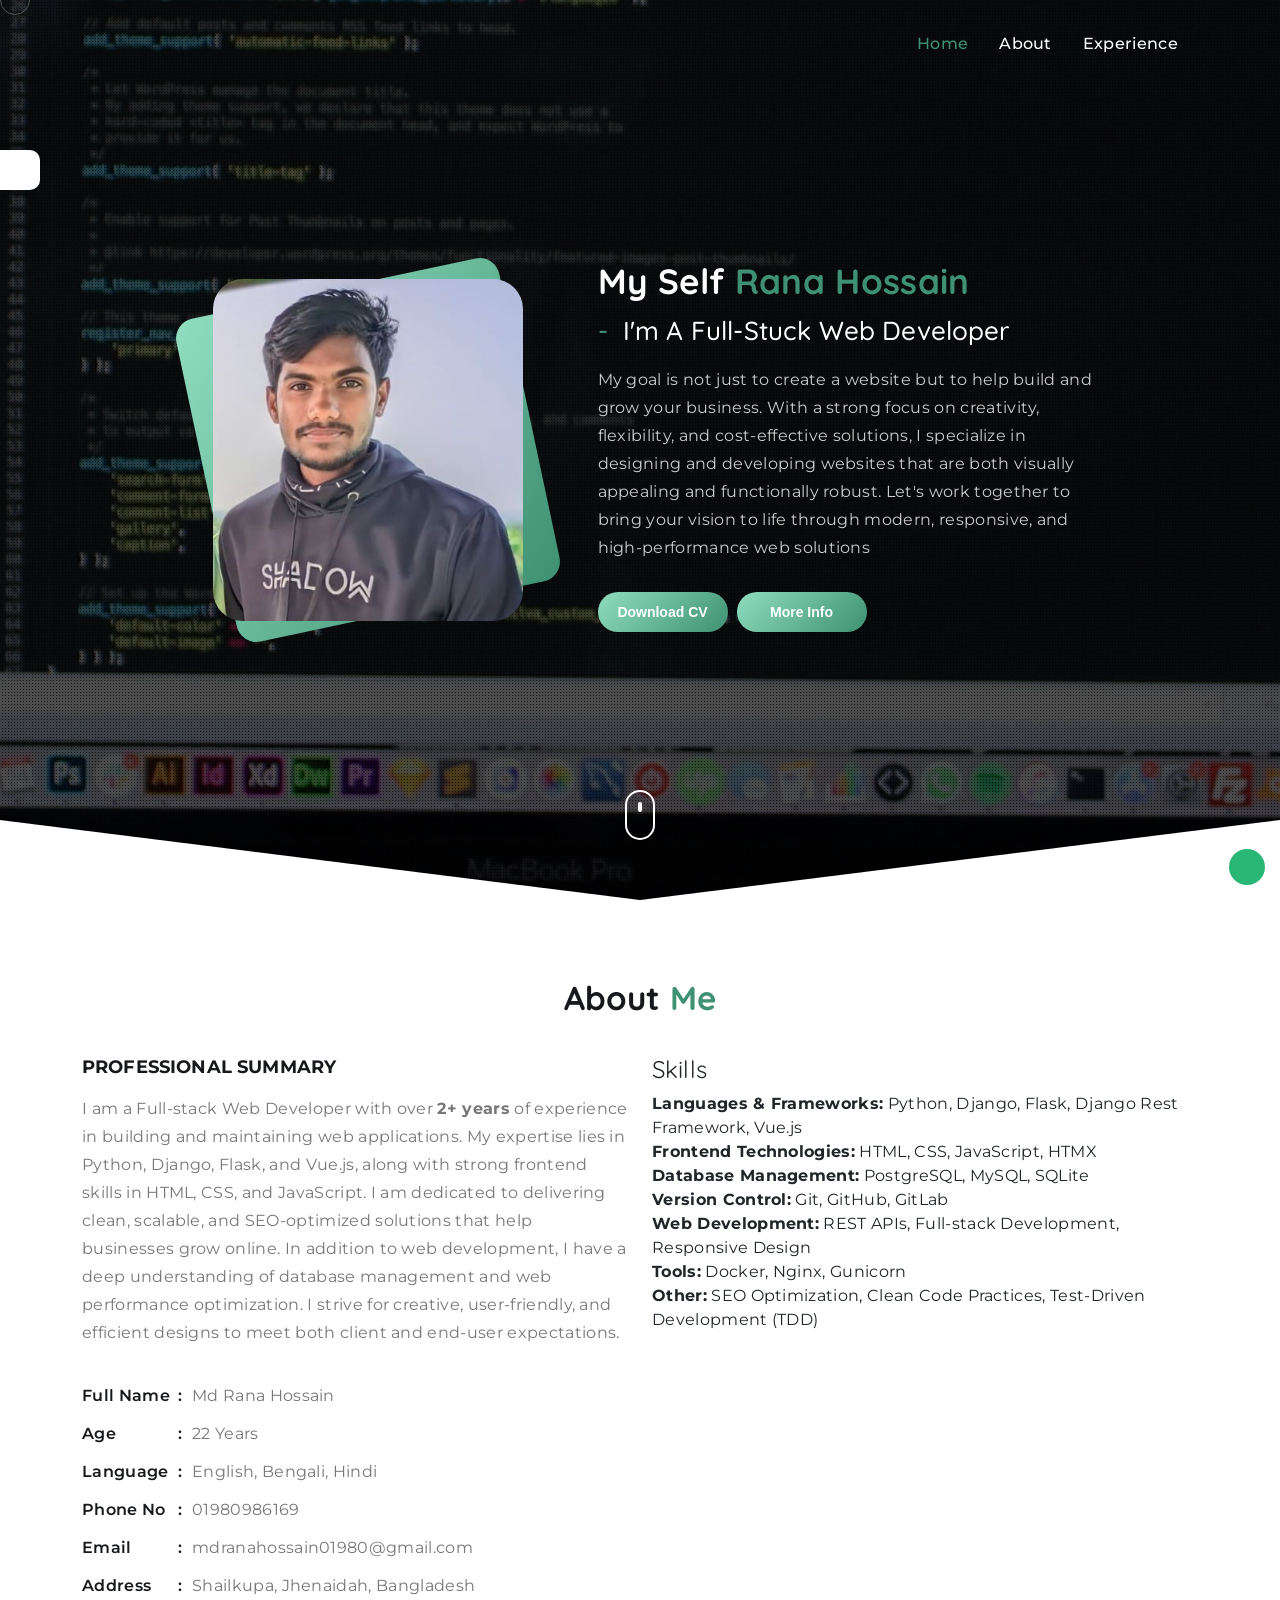
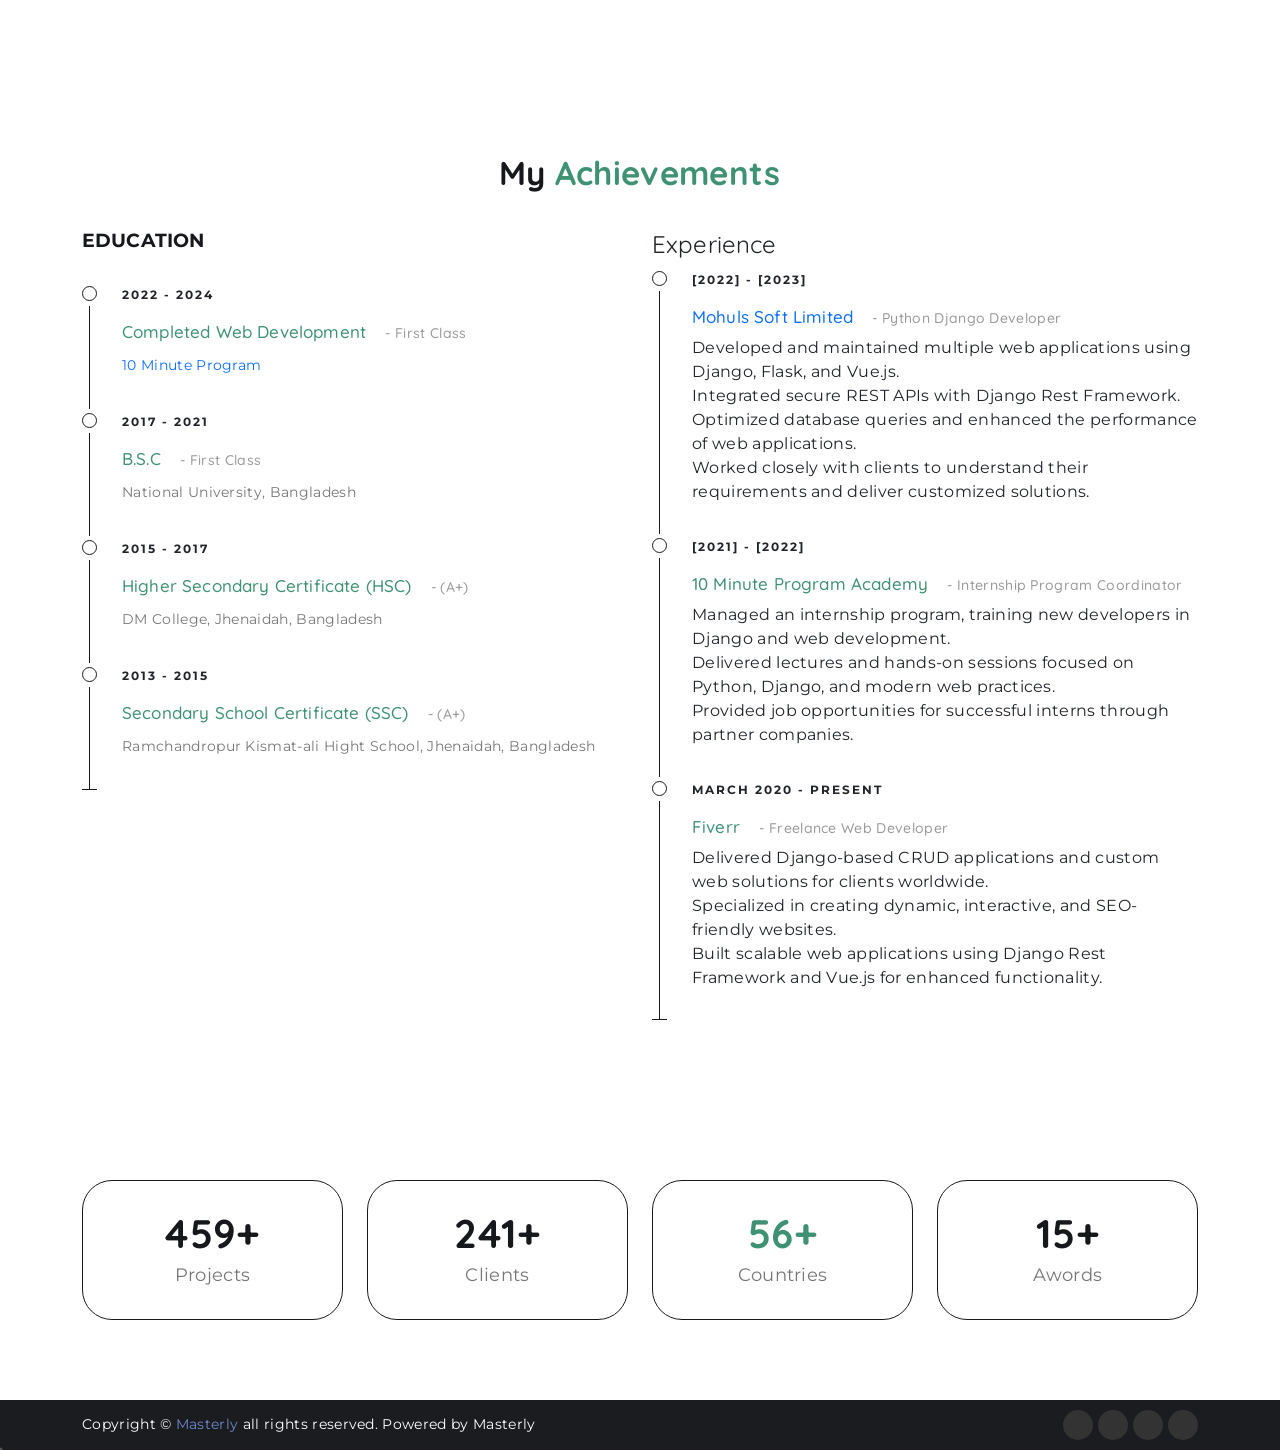
<file: index.html>
<!DOCTYPE html>
<html lang="en">

<head>
    <meta charset="UTF-8">
    <meta http-equiv="x-ua-compatible" content="ie=edge" />
    <meta name="viewport" content="width=device-width, initial-scale=1.0, minimum-scale=1.0">

    <title>Masterly - Personal Portfolio One Page HTML Template.</title>
    <meta name="keywords"
        content="personal portfolio, cv, resume, agency, bootstrap, clean, cv, designer, developer, freelancer, modern, one page portfolio, onepage, personal portfolio, responsive, resume, vcard" />
    <meta name="description" content="Best personal portfolio modern html template.">
    <meta name="author" content="ashishmaraviya">

    <!-- site Favicon -->
    <link rel="icon" href="assets/img/favicon/favicon.png" sizes="32x32" />

    <!-- css All Plugins Files -->
    <link rel="stylesheet" href="assets/css/plugins/animate.css" />
    <link rel="stylesheet" href="assets/css/plugins/swiper-bundle.min.css" />
    <link rel="stylesheet" href="assets/css/plugins/bootstrap.css" />
    <link rel="stylesheet" href="assets/css/plugins/jquery.fancybox.min.css" />
    <link rel="stylesheet" href="assets/css/plugins/aos.min.css" />
    <link rel="stylesheet" href="assets/css/plugins/owl.carousel.min.css" />

    <!-- Main Style -->
    <link rel="stylesheet" id="main_style" href="assets/css/style.css" />
    <link rel="stylesheet" href="assets/css/color-4.css">
    <link rel="stylesheet" class="shape-css" href="assets/css/shape-3.css">
    <link rel="stylesheet" href="assets/css/responsive.css" />

</head>

<body class="body-bg">

    <!-- Loader -->
    <!-- <div id="ms-overlay">
        <div class="ms-roller">
            <div></div><div></div><div></div><div></div><div></div><div></div><div></div><div></div>
        </div>
    </div> -->

    <!-- Header section -->
    <header class="ms-static">
        <div class="container">
            <div class="nav-sec">
                <nav class="navbar navbar-expand-lg navbar-dark">
                    <div class="container-fluid">
                        
                        <div class="collapse navbar-collapse" id="navbarSupportedContent">
                            <ul class="navbar-nav mb-2 ml-auto" id="top-menu">
                                <li class="nav-item active">
                                    <a class="nav-link ms-nav" aria-current="page" href="#home">Home</a>
                                </li>
                                <li class="nav-item">
                                    <a class="nav-link ms-nav" href="#about">About</a>
                                </li>
                                <li class="nav-item">
                                    <a class="nav-link ms-nav" href="#experience">Experience</a>
                                </li>


                            </ul>
                        </div>
                    </div>
                </nav>
            </div>
        </div>
    </header>

    <!-- Home section -->
    <section id="home" class="ms-home ms-home-blue home-section ms-section bg-shape-hero">
        <div class="water-bg" id="water-js">
            <div class="container p-0">
                <div class="ms-row">
                    <div class="profile-img" data-aos="fade-up" data-aos-duration="4000">
                        <div class="profile-detail">
                            <img src="assets/img/profile.png.jpg" class="profile" alt="profile">
                        </div>
                    </div>
                    <div class="ms-detail" data-aos="fade-up" data-aos-duration="2000">
                        <div class="info">
                            <h1>My Self <span>Rana Hossain</span></h1>
                            <h2><span>-</span>I'm a Full-stuck Web Developer</h2>
                            <p>My goal is not just to create a website but to help build and grow your business.
                                With a strong focus on creativity, flexibility, and cost-effective solutions,
                                I specialize in designing and developing websites that are both visually appealing and
                                functionally robust.
                                Let's work together to bring your vision to life through modern, responsive, and
                                high-performance web solutions</p>
                            <a class="custom-btn ms-btn m-r-5px" href="cv.html">Download CV</a>
                            <a class="custom-btn ms-btn-1 nav-about" href="javascript:void(0)">More Info</a>
                        </div>
                    </div>
                    <div class="scroll-down"></div>
                </div>
            </div>
        </div>
    </section>
    <!-- Home section End -->


    <section id="about" class="ms-about-section ms-section padding-tb-80 body-bg">
        <div class="container">
            <div class="row">
                <div class="section-title">
                    <h2>About<span> Me</span></h2>
                    <span class="ligh-title">About</span>
                </div>
                <div class="col-lg-6">
                    <div class="ms-about-detail">
                        <h4>Professional Summary</h4>
                        <p class="ms-text">
                            I am a Full-stack Web Developer with over <b>2+ years</b> of experience in building and
                            maintaining web applications. My expertise lies in Python, Django, Flask, and Vue.js, along
                            with strong frontend skills in HTML, CSS, and JavaScript.
                            I am dedicated to delivering clean, scalable, and SEO-optimized solutions that help
                            businesses grow online. In addition to web development, I have a deep understanding of
                            database management and web performance optimization.
                            I strive for creative, user-friendly, and efficient designs to meet both client and end-user
                            expectations.
                        </p>
                        <div class="ms-about-info">
                            <ul class="m-r-30">
                                <li><span class="title">Full Name<b>:</b></span>Md Rana Hossain</li>
                                <li><span class="title">Age<b>:</b></span>22 Years</li>
                                <li><span class="title">Language<b>:</b></span>English, Bengali, Hindi</li>
                                <li><span class="title">Phone No<b>:</b></span>01980986169</li>
                                <li><span class="title">Email<b>:</b></span>mdranahossain01980@gmail.com</li>
                                <li><span class="title">Address<b>:</b></span><span>Shailkupa, Jhenaidah,
                                        Bangladesh</span></li>
                            </ul>
                        </div>
                    </div>
                </div>
                <div class="col-lg-6">
                    <div class="ms-skill-info">
                        <h4>Skills</h4>
                        <ul>
                            <li><strong>Languages & Frameworks:</strong> Python, Django, Flask, Django Rest Framework,
                                Vue.js</li>
                            <li><strong>Frontend Technologies:</strong> HTML, CSS, JavaScript, HTMX</li>
                            <li><strong>Database Management:</strong> PostgreSQL, MySQL, SQLite</li>
                            <li><strong>Version Control:</strong> Git, GitHub, GitLab</li>
                            <li><strong>Web Development:</strong> REST APIs, Full-stack Development, Responsive Design
                            </li>
                            <li><strong>Tools:</strong> Docker, Nginx, Gunicorn</li>
                            <li><strong>Other:</strong> SEO Optimization, Clean Code Practices, Test-Driven Development
                                (TDD)</li>
                        </ul>
                    </div>
                </div>
            </div>
        </div>
    </section>


    <!-- Start Experience & Education section -->
    <section id="experience" class="ms-experience-section ms-section padding-tb-80 body-bg">
        <div class="container">
            <div class="row">
                <div class="section-title" data-aos="fade-up" data-aos-duration="2000" data-aos-delay="200">
                    <h2>My <span>Achievements</span></h2>
                    <span class="ligh-title">Achievements</span>
                </div>
                <div class="col-lg-6 col-md-12 col-sm-12">
                    <div class="education ms-box" data-aos="fade-up" data-aos-duration="2000" data-aos-delay="400">
                        <h4>Education</h4>
                        <ul class="timeline">
                             <!-- Education 1: Degree in EEE -->
                             <li class="timeline-item" data-aos="fade-up" data-aos-duration="2000" data-aos-delay="600">
                                <div class="timeline-info">
                                    <span>2022 - 2024</span>
                                </div>
                                <div class="timeline-marker"></div>
                                <div class="timeline-content">
                                    <h5 class="timeline-title">Completed Web Development<span class="sub"> - First Class</span></h5>
                                    <p><a href="https://www.10minuteprogram.net/" target="_blank"> 10 Minute Program</a></p>
                                </div>
                            </li>
                            <!-- Education 1: Degree in EEE -->
                            <li class="timeline-item" data-aos="fade-up" data-aos-duration="2000" data-aos-delay="600">
                                <div class="timeline-info">
                                    <span>2017 - 2021</span>
                                </div>
                                <div class="timeline-marker"></div>
                                <div class="timeline-content">
                                    <h5 class="timeline-title">B.S.C<span class="sub"> - First Class</span></h5>
                                    <p>National University, Bangladesh</p>
                                </div>
                            </li>

                            <!-- Education 2: Secondary Education -->
                            <li class="timeline-item" data-aos="fade-up" data-aos-duration="2000" data-aos-delay="800">
                                <div class="timeline-info">
                                    <span>2015 - 2017</span>
                                </div>
                                <div class="timeline-marker"></div>
                                <div class="timeline-content">
                                    <h5 class="timeline-title">Higher Secondary Certificate (HSC)<span class="sub"> -
                                            (A+)</span></h5>
                                    <p>DM College, Jhenaidah, Bangladesh</p>
                                </div>
                            </li>
                             <!-- Education 2: Secondary Education -->
                             <li class="timeline-item" data-aos="fade-up" data-aos-duration="2000" data-aos-delay="800">
                                <div class="timeline-info">
                                    <span>2013 - 2015</span>
                                </div>
                                <div class="timeline-marker"></div>
                                <div class="timeline-content">
                                    <h5 class="timeline-title">Secondary School Certificate (SSC)<span class="sub"> -
                                            (A+)</span></h5>
                                    <p>Ramchandropur Kismat-ali Hight School, Jhenaidah, Bangladesh</p>
                                </div>
                            </li>
                        </ul>
                    </div>
                </div>

                <div class="col-lg-6 col-md-12 col-sm-12">
                    <div class="experience ms-box" data-aos="fade-up" data-aos-duration="2000" data-aos-delay="300">
                        <h4>Experience</h4>
                        <ul class="timeline">
                            <!-- Experience 1: Python Django Developer -->
                            <li class="timeline-item" data-aos="fade-up" data-aos-duration="2000" data-aos-delay="400">
                                <div class="timeline-info">
                                    <span>[2022] - [2023]</span>
                                </div>
                                <div class="timeline-marker"></div>
                                <div class="timeline-content">
                                    <h5 class="timeline-title"><a href="https://www.mohuls.com/" target="_blank"> Mohuls Soft Limited</a><span class="sub"> - Python Django
                                            Developer</span></h5>
                                    <ul>
                                        <li>Developed and maintained multiple web applications using Django, Flask, and
                                            Vue.js.</li>
                                        <li>Integrated secure REST APIs with Django Rest Framework.</li>
                                        <li>Optimized database queries and enhanced the performance of web applications.
                                        </li>
                                        <li>Worked closely with clients to understand their requirements and deliver
                                            customized solutions.</li>
                                    </ul>
                                </div>
                            </li>

                            <!-- Experience 2: Internship Program Coordinator -->
                            <li class="timeline-item" data-aos="fade-up" data-aos-duration="2000" data-aos-delay="500">
                                <div class="timeline-info">
                                    <span>[2021] - [2022]</span>
                                </div>
                                <div class="timeline-marker"></div>
                                <div class="timeline-content">
                                    <h5 class="timeline-title">10 Minute Program Academy<span class="sub"> - Internship
                                            Program Coordinator</span></h5>
                                    <ul>
                                        <li>Managed an internship program, training new developers in Django and web
                                            development.</li>
                                        <li>Delivered lectures and hands-on sessions focused on Python, Django, and
                                            modern web practices.</li>
                                        <li>Provided job opportunities for successful interns through partner companies.
                                        </li>
                                    </ul>
                                </div>
                            </li>

                            <!-- Experience 3: Freelance Web Developer -->
                            <li class="timeline-item" data-aos="fade-up" data-aos-duration="2000" data-aos-delay="600">
                                <div class="timeline-info">
                                    <span>March 2020 - Present</span>
                                </div>
                                <div class="timeline-marker"></div>
                                <div class="timeline-content">
                                    <h5 class="timeline-title">Fiverr<span class="sub"> - Freelance Web Developer</span>
                                    </h5>
                                    <ul>
                                        <li>Delivered Django-based CRUD applications and custom web solutions for
                                            clients worldwide.</li>
                                        <li>Specialized in creating dynamic, interactive, and SEO-friendly websites.
                                        </li>
                                        <li>Built scalable web applications using Django Rest Framework and Vue.js for
                                            enhanced functionality.</li>
                                    </ul>
                                </div>
                            </li>
                        </ul>
                    </div>
                </div>

            </div>

        </div>
    </section>
    <!-- End Experience & Education Section -->



    <!-- Start Counter Section -->
    <section id="counters" class="ms-counter-section ms-section padding-tb-80 body-bg">
        <div class="container">
            <div class="section-title d-none" data-aos="fade-up" data-aos-duration="2000" data-aos-delay="200">
                <h2>My <span>Achievements</span></h2>
                <span class="ligh-title">Achievements</span>
            </div>
            <div class="row achive m-tb-minus-12px" id="counter">
                <div class="col-lg-3 col-md-6" data-aos="fade-up" data-aos-duration="2000" data-aos-delay="200">
                    <div class="count-block" data-tilt>
                        <h3><span class="counter counter-value" data-count="459">459</span>+</h3>
                        <p>Projects</p>
                    </div>
                </div>
                <div class="col-lg-3 col-md-6" data-aos="fade-up" data-aos-duration="2000" data-aos-delay="300">
                    <div class="count-block" data-tilt>
                        <h3><span class="counter counter-value" data-count="241">241</span>+</h3>
                        <p>Clients</p>
                    </div>
                </div>
                <div class="col-lg-3 col-md-6" data-aos="fade-up" data-aos-duration="2000" data-aos-delay="400">
                    <div class="count-block" data-tilt>
                        <h3 class="active-num"><span class="counter counter-value" data-count="56">56</span>+</h3>
                        <p>Countries</p>
                    </div>
                </div>
                <div class="col-lg-3 col-md-6" data-aos="fade-up" data-aos-duration="2000" data-aos-delay="500">
                    <div class="count-block" data-tilt>
                        <h3><span class="counter counter-value" data-count="15">15</span>+</h3>
                        <p>Awords</p>
                    </div>
                </div>
            </div>
        </div>
    </section>
    <!-- End Counter Section -->


    <!-- Start Footer -->
    <footer>
        <div class="container">
            <div class="ms-footer-detail">
                <div class="ms-copy">
                    Copyright &copy;
                    <a class="site-name" href="index.html">Masterly</a>
                    all rights reserved. Powered by Masterly
                </div>
                <div class="ms-social">
                    <ul>
                        <li><a href="https://www.facebook.com/" target="_blank"><i class="fa fa-facebook"
                                    aria-hidden="true"></i></a></li>
                        <li><a href="https://www.instagram.com/" target="_blank"><i class="fa fa-instagram"
                                    aria-hidden="true"></i></a></li>
                        <li><a href="https://twitter.com/" target="_blank"><i class="fa fa-twitter"
                                    aria-hidden="true"></i></a></li>
                        <li><a href="https://linkedin.com/" target="_blank"><i class="fa fa-linkedin"
                                    aria-hidden="true"></i></a></li>
                    </ul>
                </div>
            </div>
        </div>
    </footer>
    <!-- End Footer -->

    <!-- Whatsapp -->
    <div class="ms-style ms-right-bottom">
        <!-- Start Floating Panel Container -->
        <div class="ms-panel">
            <!-- Panel Header -->
            <div class="ms-header">
                <strong>Need Help?</strong>
                <p>Chat with us on WhatsApp</p>
            </div>
            <!-- Panel Content -->
            <div class="ms-body">
                <ul>
                    <!-- Start Single Contact List -->
                    <li>
                        <a class="ms-list" data-number="918866774266"
                            data-message="Share me your latest resume, HR from masterly...">
                            <div class="d-flex bd-highlight">
                                <!-- Profile Picture -->
                                <div class="ms-img-cont">
                                    <img src="assets/img/chat/profile_02.jpg" class="ms-user-img" alt="Profile image">
                                    <span class="ms-status-icon"></span>
                                </div>
                                <!-- Display Name & Last Seen -->
                                <div class="ms-user-info">
                                    <span>Maria W Ilvor</span>
                                    <p>Maria left 7 mins ago</p>
                                </div>
                            </div>
                        </a>
                    </li>
                    <!--/ End Single Contact List -->
                    <!-- Start Single Contact List -->
                    <li>
                        <a class="ms-list" data-number="918866774266"
                            data-message="Share me your latest resume, HR from masterly...">
                            <div class="d-flex bd-highlight">
                                <!-- Profile Picture -->
                                <div class="ms-img-cont">
                                    <img src="assets/img/chat/profile_01.jpg" class="ms-user-img" alt="Profile image">
                                    <span class="ms-status-icon ms-online"></span>
                                </div>
                                <!-- Display Name & Last Seen -->
                                <div class="ms-user-info">
                                    <span>William Ilvor</span>
                                    <p>William is online</p>
                                </div>
                            </div>
                        </a>
                    </li>
                    <!--/ End Single Contact List -->

                </ul>
            </div>
        </div>
        <!--/ End Floating Panel Container -->
        <!-- Start Right Floating Button-->
        <div class="ms-right-bottom">
            <div class="ms-box">
                <div class="ms-button rotateBackward">
                    <i class="fa fa-whatsapp"></i>
                </div>
            </div>
        </div>
        <!--/ End Right Floating Button-->
    </div>
    <!-- Whatsapp end -->

    <!-- Page Scroll Top -->
    <div id="scrollup">
        <i class="fa fa-arrow-up" aria-hidden="true"></i>
    </div>

    <!-- Theme Custom Cursors -->
    <div class="ms-cursor"></div>
    <div class="ms-cursor-2"></div>

    <!-- Plugins JS -->
    <script src="assets/js/plugins/jquery-3.5.1.min.js"></script>
    <script src="assets/js/plugins/bootstrap.bundle.min.js"></script>
    <script src="assets/js/plugins/jquery.fancybox.min.js"></script>
    <script src="assets/js/plugins/mixitup.min.js"></script>
    <script src="assets/js/plugins/fontawesome.js"></script>
    <script src="assets/js/plugins/tilt.jquery.js"></script>
    <script src="assets/js/plugins/aos.min.js"></script>
    <script src="assets/js/plugins/owl.carousel.min.js"></script>
    <script src="assets/js/plugins/infiniteslidev2.js"></script>
    <script src="assets/js/plugins/jquery.ripples.js"></script>

    <!-- Main Js -->
    <script src="assets/js/ms-tools.js"></script>
    <script src="assets/js/main.js"></script>

</body>

</html>
</file>
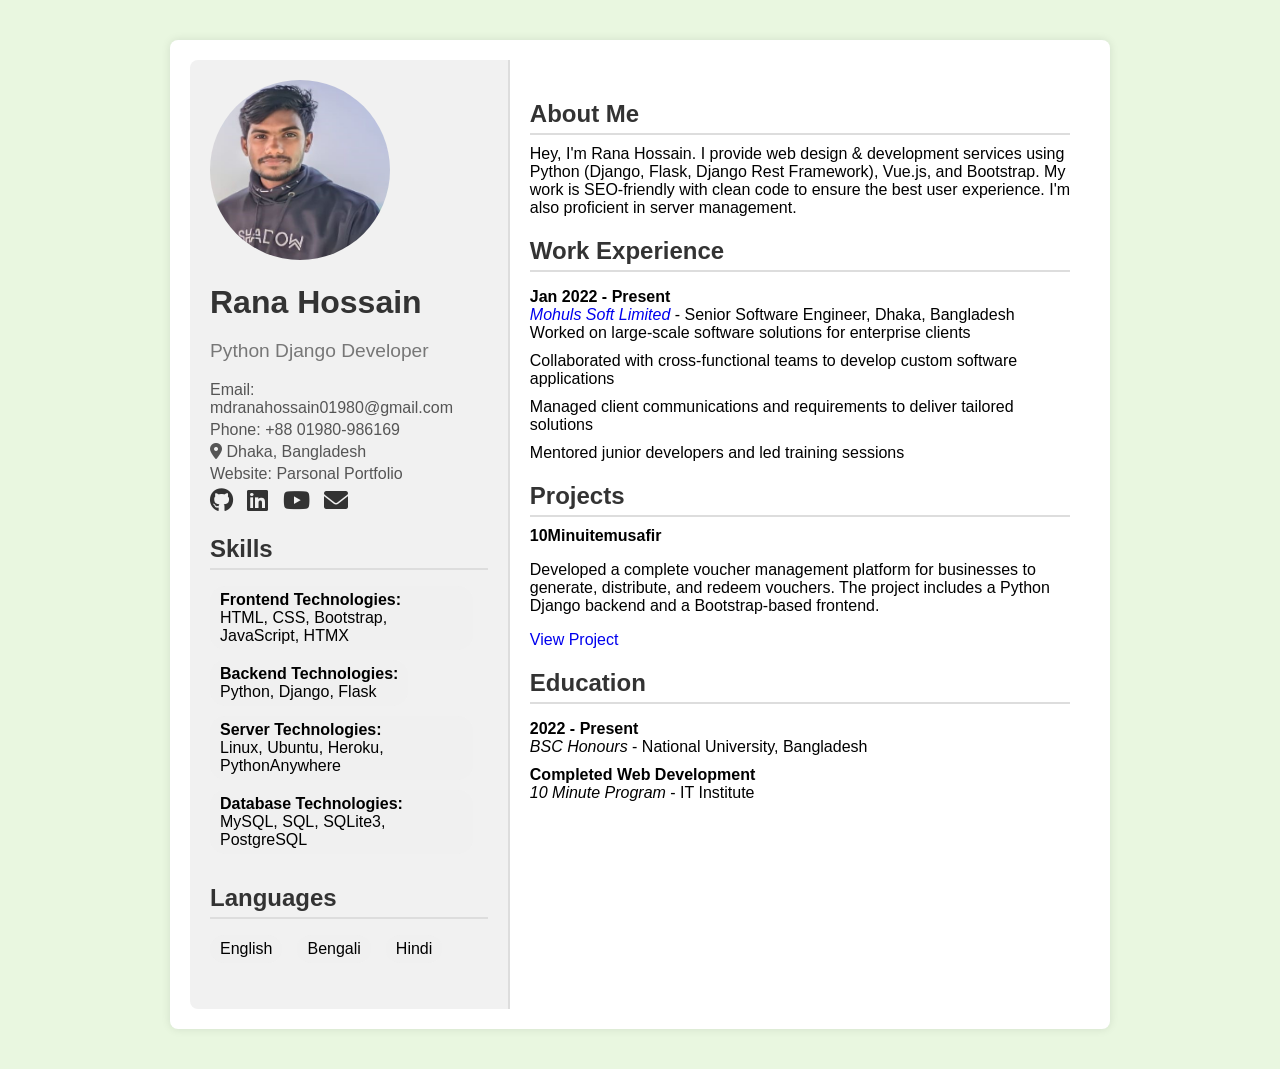
<file: cv.html>
<!DOCTYPE html>
<html lang="en">

<head>
    <meta charset="UTF-8">
    <meta name="viewport" content="width=device-width, initial-scale=1.0">
    <title>Resume - Rana Hossain</title>
    <style>
        body {
            font-family: Arial, sans-serif;
            margin: 0;
            padding: 0;
            background-color: #e9f7e0;
            /* Light green background */
        }

        .resume-container {
            max-width: 900px;
            margin: 40px auto;
            background-color: white;
            padding: 20px;
            border-radius: 8px;
            box-shadow: 0px 0px 10px rgba(0, 0, 0, 0.1);
            display: flex;
        }

        aside {
            width: 36%;
            background-color: #f1f1f1;
            padding: 20px;
            border-right: 2px solid #ddd;
            border-radius: 8px 0 0 8px;
        }

        main {
            width: 70%;
            padding: 20px;
        }

        .profile-pic {
            border-radius: 50%;
            width: 180px;
            height: 180px;
            margin-bottom: 20px;
        }

        h1 {
            margin: 0;
            font-size: 2rem;
            color: #333;
        }

        .subtitle {
            font-size: 1.2rem;
            color: #777;
        }

        .contact-info {
            margin-top: 10px;
            font-size: 1rem;
            color: #555;
        }

        .contact-info p {
            margin: 4px 0;
        }

        .contact-info a {
            text-decoration: none;
            color: inherit;
        }

        .contact-info a:hover {
            text-decoration: underline;
        }

        h2 {
            font-size: 1.5rem;
            color: #333;
            margin-bottom: 10px;
            border-bottom: 2px solid #ddd;
            padding-bottom: 5px;
        }

        ul {
            list-style-type: none;
            padding: 0;
        }

        ul li {
            margin-bottom: 10px;
        }

        .skills-list,
        .languages-list {
            display: flex;
            flex-wrap: wrap;
        }

        .skills-list li,
        .languages-list li {
            margin-right: 15px;
            background-color: #f0f0f0;
            padding: 5px 10px;
            border-radius: 15px;
        }

        .about p {
            margin: 0;
        }

        .no-underline {
            text-decoration: none;
        }

        .social-button {
            margin-right: 10px;
            font-size: 24px;
            color: #333;
            transition: color 0.3s ease;
        }

        .social-button:hover {
            color: #007bff;
        }
    </style>
    <link rel="stylesheet" href="https://cdnjs.cloudflare.com/ajax/libs/font-awesome/6.0.0-beta3/css/all.min.css" />
</head>

<body>

    <div class="resume-container">
        <!-- Aside section for profile and contact info -->
        <aside>
            <img src="assets/img/profile.png.jpg" alt="Profile Picture" class="profile-pic">
            <h1>Rana Hossain</h1>
            <p class="subtitle mb-2">Python Django Developer</p>
            <div class="contact-info">
                <p>Email: mdranahossain01980@gmail.com</p>
                <p>Phone: +88 01980-986169</p>
                <p><i class="fa-solid fa-location-dot"></i> <a href="https://maps.app.goo.gl/AcQUt7fgzZrs8Lxp6"
                        target="_blank">Dhaka, Bangladesh</a></p>
                <p>Website: <a href="https://pythonexpertrana.github.io/" target="_blank">Parsonal Portfolio</a> </p>
            </div>
            <div class="mt-3">
                <a href="https://github.com/pythonexpertrana" target="_blank" class="social-button"><i
                        class="fa-brands fa-github"></i></a>
                <a href="https://linkedin.com/in/ranahossain" target="_blank" class="social-button"><i
                        class="fa-brands fa-linkedin"></i></a>
                <a href="https://youtube.com" target="_blank" class="social-button"><i
                        class="fa-brands fa-youtube"></i></a>
                <a href="mailto:mdranahossain01980@gmail.com" target="_blank" class="social-button"><i
                        class="fa-solid fa-envelope"></i></a>
            </div>

            <!-- Skills Section -->
            <div class="section skills">
                <h2>Skills</h2>
                <ul class="skills-list">
                    <li><strong>Frontend Technologies:</strong><br> HTML, CSS, Bootstrap, JavaScript, HTMX</li>
                    <li><strong>Backend Technologies:</strong><br> Python, Django, Flask</li>
                    <li><strong>Server Technologies:</strong><br> Linux, Ubuntu, Heroku, PythonAnywhere</li>
                    <li><strong>Database Technologies:</strong><br> MySQL, SQL, SQLite3, PostgreSQL</li>
                </ul>
            </div>

            <!-- Languages Section -->
            <div class="section languages">
                <h2>Languages</h2>
                <ul class="languages-list">
                    <li>English</li>
                    <li>Bengali</li>
                    <li>Hindi</li>
                </ul>
            </div>
        </aside>

        <!-- Main section for detailed information -->
        <main>
            <!-- About Me Section -->
            <div class="section about">
                <h2>About Me</h2>
                <p>
                    Hey, I'm Rana Hossain. I provide web design & development services using Python (Django, Flask,
                    Django Rest Framework), Vue.js, and Bootstrap. My work is SEO-friendly with clean code to ensure the
                    best user experience. I'm also proficient in server management.
                </p>
            </div>

            <!-- Work Experience Section -->
            <div class="section work-experience">
                <h2>Work Experience</h2>
                <ul>
                    <li>
                        <strong>Jan 2022 - Present</strong><br>
                        <em><a href="https://www.mohuls.com" class="no-underline" target="_blank">Mohuls Soft
                                Limited</a></em> - Senior Software Engineer, Dhaka, Bangladesh
                        <ul>
                            <li>Worked on large-scale software solutions for enterprise clients</li>
                            <li>Collaborated with cross-functional teams to develop custom software applications</li>
                            <li>Managed client communications and requirements to deliver tailored solutions</li>
                            <li>Mentored junior developers and led training sessions</li>
                        </ul>
                    </li>
                </ul>
            </div>

            <!-- Projects Section -->
            <div class="section projects">
                <h2>Projects</h2>
                <div class="project-item">
                    <strong>10Minuitemusafir</strong><br>
                    <p>Developed a complete voucher management platform for businesses to generate, distribute, and
                        redeem vouchers. The project includes a Python Django backend and a Bootstrap-based frontend.
                    </p>
                    <a href="https://www.10minutemusafir.com" target="_blank" class="no-underline">View Project</a>
                </div>
                
            </div>

            <!-- Education Section -->
            <div class="section education">
                <h2>Education</h2>
                <ul>
                    <li>
                        <strong>2022 - Present</strong><br>
                        <em>BSC Honours</em> - National University, Bangladesh
                    </li>
                    <li>
                        <strong>Completed Web Development</strong><br>
                        <em>10 Minute Program</em> - IT Institute
                    </li>
                </ul>
            </div>
        </main>
    </div>

</body>

</html>
</file>
<file: assets/css/style.css>
/**------------------------------------------------------
Item Name: Masterly - Personal Portfolio HTML Template.
Author: ashishmaraviya
Version: 2.0
Copyright 2023
Author URI: https://themeforest.net/user/ashishmaraviya
-----------------------------------------------------------**/
/*------------------------------------------------------------------
[Table of contents]

01. Typography
02. Components
    - Common
    - Header
    - Side Tools
03. Layouts
    - Hero (Home)
    - About
    - Service
    - Experience
    - Portfolio
    - Counter
    - News
    - Contact
    - Footer
    - Whats Chat
    - Instagram
-------------------------------------------------------------------*/
/*------------------------------------------------------------------
# [Color codes]

Masterly template contains couple color like:

# linear-gradient(-45deg, #8490ff, #62bdfc);  // Main color
# linear-gradient(-45deg, #F2709C, #ffb2cc);  // Color-2.css
# linear-gradient(-45deg, #5243a5, #9486e3);  // Color-3.css
# linear-gradient(-45deg, #3e9172, #90ddc0);  // Color-4.css
# linear-gradient(-45deg, #fec84e, #ffdea8);  // Color-5.css
# linear-gradient(-45deg, #677993, #2c394a);  // Color-6.css
# linear-gradient(-45deg, #b97790, #f7c6d8);  // Color-7.css
# linear-gradient(-45deg, #b76147, #ffc1af);  // Color-8.css
# linear-gradient(-45deg, #d31111, #ffc4c4);  // Color-9.css
# */
/*-------------------------------------------------
  Fonts Family & Style CSS
---------------------------------------------------*/
/*--  Quicksand font  --*/
@font-face {
  font-family: "Quicksand";
  src: url("./../fonts/quicksand/Quicksand-Light.ttf") format("truetype");
  font-weight: 300;
  font-style: normal;
}
@font-face {
  font-family: "Quicksand";
  src: url("./../fonts/quicksand/Quicksand-Regular.ttf") format("truetype");
  font-weight: 400;
  font-style: normal;
}
@font-face {
  font-family: "Quicksand";
  src: url("./../fonts/quicksand/Quicksand-Medium.ttf") format("truetype");
  font-weight: 500;
  font-style: normal;
}
@font-face {
  font-family: "Quicksand";
  src: url("./../fonts/quicksand/Quicksand-SemiBold.ttf") format("truetype");
  font-weight: 600;
  font-style: normal;
}
@font-face {
  font-family: "Quicksand";
  src: url("./../fonts/quicksand/Quicksand-Bold.ttf") format("truetype");
  font-weight: 700;
  font-style: normal;
}
/*--  Montserrat font  --*/
@font-face {
  font-family: "Montserrat";
  src: url("./../fonts/montserrat/Montserrat-Thin.ttf") format("truetype");
  font-weight: 100;
  font-style: normal;
}
@font-face {
  font-family: "Montserrat";
  src: url("./../fonts/montserrat/Montserrat-ThinItalic.ttf") format("truetype");
  font-weight: 100;
  font-style: italic;
}
@font-face {
  font-family: "Montserrat";
  src: url("./../fonts/montserrat/Montserrat-ExtraLight.ttf") format("truetype");
  font-weight: 200;
  font-style: normal;
}
@font-face {
  font-family: "Montserrat";
  src: url("./../fonts/montserrat/Montserrat-ExtraLightItalic.ttf") format("truetype");
  font-weight: 100;
  font-style: italic;
}
@font-face {
  font-family: "Montserrat";
  src: url("./../fonts/montserrat/Montserrat-Light.ttf") format("truetype");
  font-weight: 300;
  font-style: normal;
}
@font-face {
  font-family: "Montserrat";
  src: url("./../fonts/montserrat/Montserrat-LightItalic.ttf") format("truetype");
  font-weight: 300;
  font-style: italic;
}
@font-face {
  font-family: "Montserrat";
  src: url("./../fonts/montserrat/Montserrat-Regular.ttf") format("truetype");
  font-weight: 400;
  font-style: normal;
}
@font-face {
  font-family: "Montserrat";
  src: url("./../fonts/montserrat/Montserrat-Regular.ttf") format("truetype");
  font-weight: 400;
  font-style: italic;
}
@font-face {
  font-family: "Montserrat";
  src: url("./../fonts/montserrat/Montserrat-Medium.ttf") format("truetype");
  font-weight: 500;
  font-style: normal;
}
@font-face {
  font-family: "Montserrat";
  src: url("./../fonts/montserrat/Montserrat-MediumItalic.ttf") format("truetype");
  font-weight: 500;
  font-style: italic;
}
@font-face {
  font-family: "Montserrat";
  src: url("./../fonts/montserrat/Montserrat-SemiBold.ttf") format("truetype");
  font-weight: 600;
  font-style: normal;
}
@font-face {
  font-family: "Montserrat";
  src: url("./../fonts/montserrat/Montserrat-SemiBoldItalic.ttf") format("truetype");
  font-weight: 600;
  font-style: italic;
}
@font-face {
  font-family: "Montserrat";
  src: url("./../fonts/montserrat/Montserrat-Bold.ttf") format("truetype");
  font-weight: 700;
  font-style: normal;
}
@font-face {
  font-family: "Montserrat";
  src: url("./../fonts/montserrat/Montserrat-BoldItalic.ttf") format("truetype");
  font-weight: 700;
  font-style: italic;
}
@font-face {
  font-family: "Montserrat";
  src: url("./../fonts/montserrat/Montserrat-ExtraBold.ttf") format("truetype");
  font-weight: 800;
  font-style: normal;
}
@font-face {
  font-family: "Montserrat";
  src: url("./../fonts/montserrat/Montserrat-ExtraBoldItalic.ttf") format("truetype");
  font-weight: 800;
  font-style: italic;
}
@font-face {
  font-family: "Montserrat";
  src: url("./../fonts/montserrat/Montserrat-Black.ttf") format("truetype");
  font-weight: 900;
  font-style: normal;
}
@font-face {
  font-family: "Montserrat";
  src: url("./../fonts/montserrat/Montserrat-BlackItalic.ttf") format("truetype");
  font-weight: 900;
  font-style: italic;
}
/*===== Commen css =====*/
body {
  width: 100%;
  height: 100%;
  position: relative;
  font-family: "Montserrat";
  font-weight: 400;
}
body::-webkit-scrollbar {
  width: 10px !important;
  height: 10px !important;
  padding: 8px !important;
  border-radius: 10px !important;
}
body::-webkit-scrollbar-track {
  height: 10px !important;
  padding: 8px !important;
  background-color: #ececec !important;
  -webkit-box-shadow: inset 0 0 0px rgba(0, 0, 0, 0) !important;
  border-radius: 10px !important;
}
body::-webkit-scrollbar-thumb {
  height: 10px !important;
  padding: 8px !important;
  background-color: #7189cb !important;
  border-radius: 10px !important;
}
body::-webkit-scrollbar-thumb:hover {
  background-color: #799ffe !important;
}

h1 {
  font-family: "Quicksand";
  font-weight: 700;
  letter-spacing: 0.01rem;
}

h2, h3, h4, h5, h6 {
  font-family: "Quicksand";
  font-weight: 400;
  letter-spacing: 0.01rem;
}

.padding-tb-80 {
  padding: 80px 0;
}

.padding-b-80 {
  padding: 0 0 80px 0;
}

p, li, span {
  letter-spacing: 0.02rem;
}

p {
  font-size: 16px;
  line-height: 28px;
}

ul {
  margin: 0;
  padding: 0;
}
ul li {
  list-style: none;
}

.navbar-dark .navbar-nav .nav-link {
  margin-left: 15px;
}

a {
  text-decoration: none;
}

.ms-flash:after {
  content: "";
  width: 2000px;
  height: 2000px;
  position: absolute;
  top: 0;
  background-color: rgba(0, 0, 0, 0.2);
  -webkit-transform: rotate(45deg);
          transform: rotate(45deg);
  -webkit-animation: ms-flash 3s ease-in-out infinite;
          animation: ms-flash 3s ease-in-out infinite;
  z-index: 99;
}

@-webkit-keyframes ms-flash {
  0% {
    -webkit-transform: translateX(-100%) rotate(45deg);
            transform: translateX(-100%) rotate(45deg);
  }
  100% {
    -webkit-transform: translateX(100%) rotate(45deg);
            transform: translateX(100%) rotate(45deg);
  }
}
.m-r-5px {
  margin-right: 5px;
}

.m-r-30 {
  margin-right: 30px;
}

.m-t-80 {
  margin-top: 80px;
}

.p-b-30 {
  padding-bottom: 30px !important;
}

.p-b-15 {
  padding-bottom: 15px !important;
}

.m-b-minus-24px {
  margin-bottom: -24px;
}

.m-tb-minus-12px {
  margin: -12px;
}

.ml-auto {
  margin-left: auto;
}

.custom-btn {
  width: 130px;
  height: 40px;
  color: #fff;
  padding: 10px 15px;
  font-family: "Lato", sans-serif;
  font-weight: 500;
  background: transparent;
  cursor: pointer;
  -webkit-transition: all 0.3s ease;
  transition: all 0.3s ease;
  position: relative;
  display: inline-block;
  outline: none;
}

.ms-btn, .ms-btn-1 {
  border: none;
  background: linear-gradient(-45deg, #8490ff, #62bdfc);
  color: #fff;
  overflow: hidden;
  text-align: center;
  font-size: 14px;
  font-weight: 600;
  text-decoration: none;
  border-radius: 30px;
}

.ms-btn:before {
  position: absolute;
  content: "";
  display: inline-block;
  top: -180px;
  left: 0;
  width: 30px;
  height: 100%;
  background-color: #fff;
  -webkit-animation: shiny-btn1 3s ease-in-out infinite;
          animation: shiny-btn1 3s ease-in-out infinite;
}

.ms-btn:hover, .ms-btn-1:hover {
  opacity: 0.7;
  text-decoration: none;
  color: #fff;
}

#ms-overlay {
  display: block;
  width: 100%;
  height: 100%;
  position: fixed;
  top: 0;
  right: 0;
  left: 0;
  bottom: 0;
  background: #fff;
  z-index: 99;
  display: -webkit-box;
  display: -ms-flexbox;
  display: flex;
  -webkit-box-align: center;
      -ms-flex-align: center;
          align-items: center;
  -webkit-box-pack: center;
      -ms-flex-pack: center;
          justify-content: center;
}
#ms-overlay .ms-roller {
  display: inline-block;
  position: relative;
  width: 80px;
  height: 80px;
}
#ms-overlay .ms-roller div {
  -webkit-animation: ms-roller 1.2s cubic-bezier(0.5, 0, 0.5, 1) infinite;
          animation: ms-roller 1.2s cubic-bezier(0.5, 0, 0.5, 1) infinite;
  -webkit-transform-origin: 40px 40px;
          transform-origin: 40px 40px;
}
#ms-overlay .ms-roller div:after {
  content: " ";
  display: block;
  position: absolute;
  width: 7px;
  height: 7px;
  border-radius: 50%;
  background: #555;
  margin: -4px 0 0 -4px;
}
#ms-overlay .ms-roller div:nth-child(1) {
  -webkit-animation-delay: -0.036s;
          animation-delay: -0.036s;
}
#ms-overlay .ms-roller div:nth-child(1):after {
  top: 63px;
  left: 63px;
}
#ms-overlay .ms-roller div:nth-child(2) {
  -webkit-animation-delay: -0.072s;
          animation-delay: -0.072s;
}
#ms-overlay .ms-roller div:nth-child(2):after {
  top: 68px;
  left: 56px;
}
#ms-overlay .ms-roller div:nth-child(3) {
  -webkit-animation-delay: -0.108s;
          animation-delay: -0.108s;
}
#ms-overlay .ms-roller div:nth-child(3):after {
  top: 71px;
  left: 48px;
}
#ms-overlay .ms-roller div:nth-child(4) {
  -webkit-animation-delay: -0.144s;
          animation-delay: -0.144s;
}
#ms-overlay .ms-roller div:nth-child(4):after {
  top: 72px;
  left: 40px;
}
#ms-overlay .ms-roller div:nth-child(5) {
  -webkit-animation-delay: -0.18s;
          animation-delay: -0.18s;
}
#ms-overlay .ms-roller div:nth-child(5):after {
  top: 71px;
  left: 32px;
}
#ms-overlay .ms-roller div:nth-child(6) {
  -webkit-animation-delay: -0.216s;
          animation-delay: -0.216s;
}
#ms-overlay .ms-roller div:nth-child(6):after {
  top: 68px;
  left: 24px;
}
#ms-overlay .ms-roller div:nth-child(7) {
  -webkit-animation-delay: -0.252s;
          animation-delay: -0.252s;
}
#ms-overlay .ms-roller div:nth-child(7):after {
  top: 63px;
  left: 17px;
}
#ms-overlay .ms-roller div:nth-child(8) {
  -webkit-animation-delay: -0.288s;
          animation-delay: -0.288s;
}
#ms-overlay .ms-roller div:nth-child(8):after {
  top: 56px;
  left: 12px;
}
@-webkit-keyframes ms-roller {
  0% {
    -webkit-transform: rotate(0deg);
            transform: rotate(0deg);
  }
  100% {
    -webkit-transform: rotate(360deg);
            transform: rotate(360deg);
  }
}
@keyframes ms-roller {
  0% {
    -webkit-transform: rotate(0deg);
            transform: rotate(0deg);
  }
  100% {
    -webkit-transform: rotate(360deg);
            transform: rotate(360deg);
  }
}

#map {
  height: 400px;
  /* The height is 400 pixels */
  width: 100%;
  /* The width is the width of the web page */
}

.ms-btn:active {
  -webkit-box-shadow: 4px 4px 6px 0 rgba(255, 255, 255, 0.3), -4px -4px 6px 0 rgba(116, 125, 136, 0.2), inset -4px -4px 6px 0 rgba(255, 255, 255, 0.2), inset 4px 4px 6px 0 rgba(0, 0, 0, 0.2);
          box-shadow: 4px 4px 6px 0 rgba(255, 255, 255, 0.3), -4px -4px 6px 0 rgba(116, 125, 136, 0.2), inset -4px -4px 6px 0 rgba(255, 255, 255, 0.2), inset 4px 4px 6px 0 rgba(0, 0, 0, 0.2);
}

@-webkit-keyframes shiny-btn1 {
  0% {
    -webkit-transform: scale(0) rotate(45deg);
    opacity: 0;
  }
  80% {
    -webkit-transform: scale(0) rotate(45deg);
    opacity: 0.5;
  }
  81% {
    -webkit-transform: scale(4) rotate(45deg);
    opacity: 1;
  }
  100% {
    -webkit-transform: scale(50) rotate(45deg);
    opacity: 0;
  }
}
.border-r {
  border-right: 10px dashed #fff;
}

.main-bg {
  height: 100%;
  background: linear-gradient(-45deg, #8490ff, #62bdfc);
}

.ms-row {
  width: 100%;
  height: 100%;
  position: relative;
  display: -webkit-box;
  display: -ms-flexbox;
  display: flex;
  -webkit-box-align: center;
      -ms-flex-align: center;
          align-items: center;
  -webkit-box-pack: center;
      -ms-flex-pack: center;
          justify-content: center;
}

.section-bg {
  background-color: #fff;
}

.bg-shape {
  background: #f9f9f9;
}

.section-title {
  padding-bottom: 40px;
  display: -webkit-box;
  display: -ms-flexbox;
  display: flex;
  -webkit-box-pack: center;
      -ms-flex-pack: center;
          justify-content: center;
  z-index: 5;
}
.section-title h2 {
  max-width: 300px;
  margin-bottom: 0;
  font-size: 35px;
  line-height: 40px;
  font-weight: 700;
  color: #17181c;
}
.section-title h2 span {
  color: #799ffe;
}
.section-title .ligh-title {
  display: none;
  position: absolute;
  top: 0;
  right: 0;
  font-family: "Montserrat";
  font-size: 80px;
  font-weight: 700;
  color: #fff;
  line-height: 60px;
  text-shadow: 1px 0 0 #000, -1px 0 0 #000, 0 1px 0 #000, 0 -1px 0 #000, 1px 1px #000, -1px -1px 0 #000, 1px -1px 0 #000, -1px 1px 0 #000;
  opacity: 0.05;
  z-index: 1;
}

section {
  position: relative;
  background-color: #fff;
  -webkit-transition: all 0.5s ease;
  transition: all 0.5s ease;
  -webkit-transition: all 0.5s ease;
  transition: all 0.5s ease;
}

.show-section {
  display: block !important;
}

.hide-section {
  z-index: 7;
  -webkit-transform: translate3d(0px, -100%, 0px);
          transform: translate3d(0px, -100%, 0px);
  -webkit-backface-visibility: hidden;
          backface-visibility: hidden;
}

#overlay_shine {
  -webkit-transition: all 0.5s ease-in-out;
  transition: all 0.5s ease-in-out;
  position: fixed;
  z-index: 15;
  display: block;
  -webkit-transform: rotate(-30deg);
          transform: rotate(-30deg);
  top: 0px;
  left: -50%;
  width: 200%;
  height: 100%;
  -webkit-transform: translateY(-100%);
          transform: translateY(-100%);
}

#scrollup {
  display: inline-block;
  background: linear-gradient(-45deg, #8490ff, #62bdfc);
  width: 36px;
  height: 36px;
  text-align: center;
  border-radius: 30px;
  display: -webkit-box;
  display: -ms-flexbox;
  display: flex;
  -webkit-box-align: center;
      -ms-flex-align: center;
          align-items: center;
  -webkit-box-pack: center;
      -ms-flex-pack: center;
          justify-content: center;
  position: fixed;
  right: 15px;
  bottom: 65px;
  opacity: 0;
  visibility: hidden;
  z-index: 11;
}
#scrollup i {
  color: #fff;
}

#scrollup.show {
  opacity: 1;
  visibility: visible;
}

.ms-cursor {
  width: 30px;
  height: 30px;
  border-radius: 100%;
  border: 1px solid #555;
  -webkit-transition: all 200ms ease-out;
  transition: all 200ms ease-out;
  position: fixed;
  pointer-events: none;
  left: 0;
  top: 0;
  -webkit-transform: translate(calc(-50% + 15px), -50%);
          transform: translate(calc(-50% + 15px), -50%);
  -webkit-animation: morphing-image 10s linear infinite forwards;
          animation: morphing-image 10s linear infinite forwards;
  z-index: 999;
}

.ms-cursor-2 {
  width: 5px;
  height: 5px;
  border-radius: 100%;
  background-color: #555;
  position: fixed;
  -webkit-transform: translate(-50%, -50%);
          transform: translate(-50%, -50%);
  pointer-events: none;
  -webkit-transition: width 0.3s, height 0.3s, opacity 0.3s;
  transition: width 0.3s, height 0.3s, opacity 0.3s;
  z-index: 999;
}

.ms-hover-cursor {
  width: 50px;
  height: 50px;
  background-color: #799ffe;
  opacity: 0.5;
  z-index: 999;
}

.ms-cursorinnerhover {
  width: 30px;
  height: 30px;
  opacity: 0.5;
  z-index: 999;
}

@-webkit-keyframes morphing-image {
  0% {
    border-radius: 50% 50% 50% 50%/50% 50% 50% 50%;
  }
  10% {
    border-radius: 39% 61% 38% 62%/53% 54% 46% 47%;
  }
  20% {
    border-radius: 56% 44% 52% 48%/57% 35% 65% 43%;
  }
  30% {
    border-radius: 41% 59% 45% 55%/43% 56% 44% 57%;
  }
  40% {
    border-radius: 46% 54% 60% 40%/55% 65% 26% 45%;
  }
  50% {
    border-radius: 44% 56% 42% 65%/41% 65% 46% 69%;
  }
  60% {
    border-radius: 41% 69% 42% 68%/41% 71% 29% 69%;
  }
  70% {
    border-radius: 44% 56% 60% 40%/63% 46% 64% 37%;
  }
  80% {
    border-radius: 46% 54% 38% 62%/44% 48% 52% 56%;
  }
  90% {
    border-radius: 66% 45% 57% 43%/49% 51% 49% 51%;
  }
  100% {
    border-radius: 50% 50% 50% 50%/50% 50% 50% 50%;
  }
}

@keyframes morphing-image {
  0% {
    border-radius: 50% 50% 50% 50%/50% 50% 50% 50%;
  }
  10% {
    border-radius: 39% 61% 38% 62%/53% 54% 46% 47%;
  }
  20% {
    border-radius: 56% 44% 52% 48%/57% 35% 65% 43%;
  }
  30% {
    border-radius: 41% 59% 45% 55%/43% 56% 44% 57%;
  }
  40% {
    border-radius: 46% 54% 60% 40%/55% 65% 26% 45%;
  }
  50% {
    border-radius: 44% 56% 42% 65%/41% 65% 46% 69%;
  }
  60% {
    border-radius: 41% 69% 42% 68%/41% 71% 29% 69%;
  }
  70% {
    border-radius: 44% 56% 60% 40%/63% 46% 64% 37%;
  }
  80% {
    border-radius: 46% 54% 38% 62%/44% 48% 52% 56%;
  }
  90% {
    border-radius: 66% 45% 57% 43%/49% 51% 49% 51%;
  }
  100% {
    border-radius: 50% 50% 50% 50%/50% 50% 50% 50%;
  }
}
/*===== Header css =====*/
header {
  -webkit-transition: all 0.3s ease-in-out;
  transition: all 0.3s ease-in-out;
}
header .nav-sec {
  -webkit-transition: all 0.3s ease-in-out;
  transition: all 0.3s ease-in-out;
  width: 100%;
  margin: 0;
  padding: 16px 0;
}
header .nav-sec nav {
  background-color: transparent;
}
header .active .nav-link {
  color: #799ffe !important;
}

.navbar-dark .navbar-nav {
  margin-bottom: 0 !important;
}
.navbar-dark .navbar-nav .nav-link {
  color: #fff;
  font-weight: 500;
}

.ms-fixed .navbar-dark .navbar-nav .nav-link {
  color: #777;
}

.ms-static {
  -webkit-transition: all 0.3s ease-in-out;
  transition: all 0.3s ease-in-out;
  width: 100%;
  margin: 0px;
  padding: 0px;
  position: absolute;
  top: 0;
  left: 0;
  z-index: 30;
}

.ms-fixed {
  -webkit-transition: all 0.3s ease-in-out;
  transition: all 0.3s ease-in-out;
  width: 100%;
  margin: 0px;
  padding: 0px;
  position: fixed;
  background-color: rgba(255, 255, 255, 0.95);
  -webkit-box-shadow: 0 0 10px 0 rgba(0, 0, 0, 0.12);
          box-shadow: 0 0 10px 0 rgba(0, 0, 0, 0.12);
  top: 0;
  left: 0;
  z-index: 30;
  -webkit-backdrop-filter: blur(5px);
          backdrop-filter: blur(5px);
}
.ms-fixed .nav-sec {
  padding: 0;
}

/** Start Contact Section **/
footer {
  padding: 5px 0;
  background: #1b1c20;
}

.ms-footer-detail {
  display: -webkit-box;
  display: -ms-flexbox;
  display: flex;
  -webkit-box-pack: justify;
      -ms-flex-pack: justify;
          justify-content: space-between;
  -webkit-box-align: center;
      -ms-flex-align: center;
          align-items: center;
}
.ms-footer-detail .ms-copy {
  color: #fff;
  font-size: 14px;
  letter-spacing: 0.02rem;
}
.ms-footer-detail .ms-copy a {
  color: #7189cb;
}
.ms-footer-detail .ms-social ul {
  width: 150px;
  padding: 5px 10px;
  margin: auto;
  display: -webkit-box;
  display: -ms-flexbox;
  display: flex;
  -ms-flex-pack: distribute;
      justify-content: space-around;
  border-radius: 30px;
}
.ms-footer-detail .ms-social ul li {
  margin-left: 5px;
}
.ms-footer-detail .ms-social ul li a {
  -webkit-transition: all 0.3s ease-in-out;
  transition: all 0.3s ease-in-out;
  width: 30px;
  height: 30px;
  line-height: 15px;
  display: -webkit-box;
  display: -ms-flexbox;
  display: flex;
  -webkit-box-pack: center;
      -ms-flex-pack: center;
          justify-content: center;
  -webkit-box-align: center;
      -ms-flex-align: center;
          align-items: center;
  background: #333;
  border-radius: 30px;
}
.ms-footer-detail .ms-social ul li a i {
  -webkit-transition: all 0.3s ease-in-out;
  transition: all 0.3s ease-in-out;
  color: #fff;
}
.ms-footer-detail .ms-social ul li a:hover {
  background: #fff;
}
.ms-footer-detail .ms-social ul li a:hover i {
  color: #7189cb;
}

/** End Contact Section **/
/*===== Side tool options css =====*/
.ms-tool {
  position: fixed;
  left: -158px;
  top: 150px;
  width: 158px;
  z-index: 20;
  -webkit-transition: all 0.3s ease;
  transition: all 0.3s ease;
  /**  Backgrounds  **/
  /**  Light Dark modes  **/
  /**  Light Dark modes  **/
}
.ms-tool .ms-tool-btn {
  position: absolute;
  left: 158px;
  width: 40px;
  height: 40px;
  color: #000;
  -webkit-transition: all ease-in 0.3s;
  transition: all ease-in 0.3s;
  display: -webkit-box;
  display: -ms-flexbox;
  display: flex;
  -webkit-box-align: center;
  -ms-flex-align: center;
  align-items: center;
  -webkit-box-pack: center;
  -ms-flex-pack: center;
  justify-content: center;
  font-size: 25px;
  z-index: -1;
  text-decoration: none;
  background: #fff;
  top: 0;
  -webkit-box-shadow: 0 0 10px rgba(0, 0, 0, 0.1);
          box-shadow: 0 0 10px rgba(0, 0, 0, 0.1);
  border-radius: 0 10px 10px 0;
}
.ms-tool .option-box-title {
  background: #5076db;
  padding: 3px 15px;
}
.ms-tool .option-box-title h3 {
  color: #fff;
  margin: 0;
  font-size: 16px;
  text-align: center;
  padding: 6px 9px;
  font-weight: 500;
}
.ms-tool .ms-color {
  background: #fff;
  padding: 15px;
  overflow: auto;
  border: 2px solid #5076db;
  display: -webkit-box;
  display: -ms-flexbox;
  display: flex;
  -webkit-box-orient: horizontal;
  -webkit-box-direction: normal;
      -ms-flex-direction: row;
          flex-direction: row;
  -ms-flex-wrap: wrap;
      flex-wrap: wrap;
  -webkit-box-pack: center;
      -ms-flex-pack: center;
          justify-content: center;
}
.ms-tool .ms-color li {
  width: 25px;
  height: 25px;
  margin: 7px;
  display: -webkit-inline-box;
  display: -ms-inline-flexbox;
  display: inline-flex;
  -webkit-transition: all ease-in 0.3s;
  transition: all ease-in 0.3s;
}
.ms-tool .ms-color li .color {
  -webkit-transition: all 0.3s ease-in-out;
  transition: all 0.3s ease-in-out;
  width: 25px;
  height: 25px;
  display: -webkit-box;
  display: -ms-flexbox;
  display: flex;
  border-radius: 10px;
  cursor: pointer;
}
.ms-tool .ms-color li .color:hover {
  -webkit-transform: scale(1.1);
          transform: scale(1.1);
}
.ms-tool .ms-color li .color.c-1 {
  background: linear-gradient(-45deg, #8490ff, #62bdfc);
}
.ms-tool .ms-color li .color.c-2 {
  background: linear-gradient(-45deg, #F2709C, #ffb2cc);
}
.ms-tool .ms-color li .color.c-3 {
  background: linear-gradient(-45deg, #5243a5, #9486e3);
}
.ms-tool .ms-color li .color.c-4 {
  background: linear-gradient(-45deg, #3e9172, #90ddc0);
}
.ms-tool .ms-color li .color.c-5 {
  background: linear-gradient(-45deg, #fec84e, #ffdea8);
}
.ms-tool .ms-color li .color.c-6 {
  background: linear-gradient(-45deg, #677993, #2c394a);
}
.ms-tool .ms-color li .color.c-7 {
  background: linear-gradient(-45deg, #b97790, #f7c6d8);
}
.ms-tool .ms-color li .color.c-8 {
  background: linear-gradient(-45deg, #b76147, #ffc1af);
}
.ms-tool .ms-color li .color.c-9 {
  background: linear-gradient(-45deg, #d31111, #ffc4c4);
}
.ms-tool .ms-skin {
  background: #fff;
  padding: 15px 10px;
  overflow: auto;
  border: 2px solid #5076db;
  display: -webkit-box;
  display: -ms-flexbox;
  display: flex;
  -webkit-box-orient: horizontal;
  -webkit-box-direction: normal;
      -ms-flex-direction: row;
          flex-direction: row;
  -ms-flex-wrap: wrap;
      flex-wrap: wrap;
  -webkit-box-pack: center;
      -ms-flex-pack: center;
          justify-content: center;
}
.ms-tool .ms-skin li {
  width: 30px;
  height: 30px;
  margin: 7px;
  display: -webkit-inline-box;
  display: -ms-inline-flexbox;
  display: inline-flex;
  -webkit-transition: all ease-in 0.3s;
  transition: all ease-in 0.3s;
}
.ms-tool .ms-skin li .skin {
  -webkit-transition: all 0.3s ease-in-out;
  transition: all 0.3s ease-in-out;
  width: 30px;
  height: 30px;
  display: -webkit-box;
  display: -ms-flexbox;
  display: flex;
  border-radius: 10px;
  -webkit-box-shadow: 0 0 10px 0 rgba(0, 0, 0, 0.3);
          box-shadow: 0 0 10px 0 rgba(0, 0, 0, 0.3);
  cursor: pointer;
}
.ms-tool .ms-skin li .skin:hover {
  -webkit-transform: scale(1.1);
          transform: scale(1.1);
}
.ms-tool .ms-skin li .skin.s-1 {
  background-color: #fff;
  background-size: 100%;
}
.ms-tool .ms-skin li .skin.s-2 {
  background-image: url("../img/shape/bg-thumb-2.png");
  background-size: 100%;
}
.ms-tool .ms-skin li .skin.s-3 {
  background-image: url("../img/shape/bg-thumb-3.png");
  background-size: 100%;
}
.ms-tool .ms-skin {
  background: #fff;
  padding: 15px;
  overflow: auto;
  border: 2px solid #5076db;
  display: -webkit-box;
  display: -ms-flexbox;
  display: flex;
  -webkit-box-orient: horizontal;
  -webkit-box-direction: normal;
      -ms-flex-direction: row;
          flex-direction: row;
  -ms-flex-wrap: wrap;
      flex-wrap: wrap;
  -webkit-box-pack: center;
      -ms-flex-pack: center;
          justify-content: center;
}
.ms-tool .ms-skin li {
  width: 25px;
  height: 25px;
  margin: 7px;
  display: -webkit-inline-box;
  display: -ms-inline-flexbox;
  display: inline-flex;
  -webkit-transition: all ease-in 0.3s;
  transition: all ease-in 0.3s;
}
.ms-tool .ms-skin li span {
  -webkit-transition: all 0.3s ease-in-out;
  transition: all 0.3s ease-in-out;
  width: 25px;
  height: 25px;
  display: -webkit-box;
  display: -ms-flexbox;
  display: flex;
  border-radius: 10px;
  -webkit-box-shadow: 0 0 10px 0 rgba(0, 0, 0, 0.3);
          box-shadow: 0 0 10px 0 rgba(0, 0, 0, 0.3);
  cursor: pointer;
}
.ms-tool .ms-skin li span:hover {
  -webkit-transform: scale(1.1);
          transform: scale(1.1);
}
.ms-tool .ms-skin li .not {
  background-image: url(../img/shape/1.png);
  background-size: 100%;
  background-repeat: no-repeat;
}
.ms-tool .ms-skin li .cross {
  background-image: url(../img/shape/2.png);
  background-size: 100%;
  background-repeat: no-repeat;
}
.ms-tool .ms-skin li .angle {
  background-image: url(../img/shape/3.png);
  background-size: 100%;
  background-repeat: no-repeat;
}
.ms-tool .ms-dark {
  background: #fff;
  padding: 15px;
  overflow: auto;
  border: 2px solid #5076db;
  display: -webkit-box;
  display: -ms-flexbox;
  display: flex;
  -webkit-box-orient: horizontal;
  -webkit-box-direction: normal;
      -ms-flex-direction: row;
          flex-direction: row;
  -ms-flex-wrap: wrap;
      flex-wrap: wrap;
  -webkit-box-pack: center;
      -ms-flex-pack: center;
          justify-content: center;
}
.ms-tool .ms-dark li {
  width: 25px;
  height: 25px;
  margin: 7px;
  display: -webkit-inline-box;
  display: -ms-inline-flexbox;
  display: inline-flex;
  -webkit-transition: all ease-in 0.3s;
  transition: all ease-in 0.3s;
}
.ms-tool .ms-dark li span {
  -webkit-transition: all 0.3s ease-in-out;
  transition: all 0.3s ease-in-out;
  width: 25px;
  height: 25px;
  display: -webkit-box;
  display: -ms-flexbox;
  display: flex;
  border-radius: 10px;
  -webkit-box-shadow: 0 0 10px 0 rgba(0, 0, 0, 0.3);
          box-shadow: 0 0 10px 0 rgba(0, 0, 0, 0.3);
  cursor: pointer;
}
.ms-tool .ms-dark li span:hover {
  -webkit-transform: scale(1.1);
          transform: scale(1.1);
}
.ms-tool .ms-dark li .dark {
  background-color: #555;
}
.ms-tool .ms-dark li .light {
  background-color: #fff;
}

.firefly {
  position: fixed;
  left: 50%;
  top: 50%;
  width: 0.4vw;
  height: 0.4vw;
  margin: -0.2vw 0 0 9.8vw;
  -webkit-animation: ease 200s alternate infinite;
          animation: ease 200s alternate infinite;
  pointer-events: none;
}
.firefly:before, .firefly:after {
  content: "";
  position: absolute;
  width: 100%;
  height: 100%;
  border-radius: 50%;
  -webkit-transform-origin: -10vw;
          transform-origin: -10vw;
}
.firefly:before {
  background: black;
  opacity: 0.4;
  -webkit-animation: drift ease alternate infinite;
          animation: drift ease alternate infinite;
}
.firefly:after {
  background: white;
  opacity: 0;
  -webkit-box-shadow: 0 0 0vw 0vw yellow;
          box-shadow: 0 0 0vw 0vw yellow;
  -webkit-animation: drift ease alternate infinite, flash ease infinite;
          animation: drift ease alternate infinite, flash ease infinite;
}
.firefly:nth-child(1) {
  -webkit-animation-name: move1;
          animation-name: move1;
}
.firefly:nth-child(1):before {
  -webkit-animation-duration: 16s;
          animation-duration: 16s;
}
.firefly:nth-child(1):after {
  -webkit-animation-duration: 16s, 10574ms;
          animation-duration: 16s, 10574ms;
  -webkit-animation-delay: 0ms, 8310ms;
          animation-delay: 0ms, 8310ms;
}

@-webkit-keyframes move1 {
  0% {
    -webkit-transform: translateX(-41vw) translateY(-42vh) scale(0.83);
            transform: translateX(-41vw) translateY(-42vh) scale(0.83);
  }
  5.2631578947% {
    -webkit-transform: translateX(29vw) translateY(28vh) scale(0.79);
            transform: translateX(29vw) translateY(28vh) scale(0.79);
  }
  10.5263157895% {
    -webkit-transform: translateX(31vw) translateY(48vh) scale(0.54);
            transform: translateX(31vw) translateY(48vh) scale(0.54);
  }
  15.7894736842% {
    -webkit-transform: translateX(-20vw) translateY(21vh) scale(0.26);
            transform: translateX(-20vw) translateY(21vh) scale(0.26);
  }
  21.0526315789% {
    -webkit-transform: translateX(25vw) translateY(-34vh) scale(0.74);
            transform: translateX(25vw) translateY(-34vh) scale(0.74);
  }
  26.3157894737% {
    -webkit-transform: translateX(23vw) translateY(49vh) scale(0.4);
            transform: translateX(23vw) translateY(49vh) scale(0.4);
  }
  31.5789473684% {
    -webkit-transform: translateX(9vw) translateY(-19vh) scale(1);
            transform: translateX(9vw) translateY(-19vh) scale(1);
  }
  36.8421052632% {
    -webkit-transform: translateX(-38vw) translateY(-8vh) scale(0.84);
            transform: translateX(-38vw) translateY(-8vh) scale(0.84);
  }
  42.1052631579% {
    -webkit-transform: translateX(-22vw) translateY(-27vh) scale(0.84);
            transform: translateX(-22vw) translateY(-27vh) scale(0.84);
  }
  47.3684210526% {
    -webkit-transform: translateX(48vw) translateY(1vh) scale(0.43);
            transform: translateX(48vw) translateY(1vh) scale(0.43);
  }
  52.6315789474% {
    -webkit-transform: translateX(23vw) translateY(-10vh) scale(0.56);
            transform: translateX(23vw) translateY(-10vh) scale(0.56);
  }
  57.8947368421% {
    -webkit-transform: translateX(43vw) translateY(-49vh) scale(0.9);
            transform: translateX(43vw) translateY(-49vh) scale(0.9);
  }
  63.1578947368% {
    -webkit-transform: translateX(22vw) translateY(26vh) scale(0.41);
            transform: translateX(22vw) translateY(26vh) scale(0.41);
  }
  68.4210526316% {
    -webkit-transform: translateX(-49vw) translateY(35vh) scale(0.35);
            transform: translateX(-49vw) translateY(35vh) scale(0.35);
  }
  73.6842105263% {
    -webkit-transform: translateX(-34vw) translateY(10vh) scale(0.96);
            transform: translateX(-34vw) translateY(10vh) scale(0.96);
  }
  78.9473684211% {
    -webkit-transform: translateX(40vw) translateY(20vh) scale(0.42);
            transform: translateX(40vw) translateY(20vh) scale(0.42);
  }
  84.2105263158% {
    -webkit-transform: translateX(25vw) translateY(45vh) scale(0.87);
            transform: translateX(25vw) translateY(45vh) scale(0.87);
  }
  89.4736842105% {
    -webkit-transform: translateX(-25vw) translateY(42vh) scale(0.84);
            transform: translateX(-25vw) translateY(42vh) scale(0.84);
  }
  94.7368421053% {
    -webkit-transform: translateX(10vw) translateY(-36vh) scale(0.45);
            transform: translateX(10vw) translateY(-36vh) scale(0.45);
  }
  100% {
    -webkit-transform: translateX(-16vw) translateY(-33vh) scale(0.74);
            transform: translateX(-16vw) translateY(-33vh) scale(0.74);
  }
}

@keyframes move1 {
  0% {
    -webkit-transform: translateX(-41vw) translateY(-42vh) scale(0.83);
            transform: translateX(-41vw) translateY(-42vh) scale(0.83);
  }
  5.2631578947% {
    -webkit-transform: translateX(29vw) translateY(28vh) scale(0.79);
            transform: translateX(29vw) translateY(28vh) scale(0.79);
  }
  10.5263157895% {
    -webkit-transform: translateX(31vw) translateY(48vh) scale(0.54);
            transform: translateX(31vw) translateY(48vh) scale(0.54);
  }
  15.7894736842% {
    -webkit-transform: translateX(-20vw) translateY(21vh) scale(0.26);
            transform: translateX(-20vw) translateY(21vh) scale(0.26);
  }
  21.0526315789% {
    -webkit-transform: translateX(25vw) translateY(-34vh) scale(0.74);
            transform: translateX(25vw) translateY(-34vh) scale(0.74);
  }
  26.3157894737% {
    -webkit-transform: translateX(23vw) translateY(49vh) scale(0.4);
            transform: translateX(23vw) translateY(49vh) scale(0.4);
  }
  31.5789473684% {
    -webkit-transform: translateX(9vw) translateY(-19vh) scale(1);
            transform: translateX(9vw) translateY(-19vh) scale(1);
  }
  36.8421052632% {
    -webkit-transform: translateX(-38vw) translateY(-8vh) scale(0.84);
            transform: translateX(-38vw) translateY(-8vh) scale(0.84);
  }
  42.1052631579% {
    -webkit-transform: translateX(-22vw) translateY(-27vh) scale(0.84);
            transform: translateX(-22vw) translateY(-27vh) scale(0.84);
  }
  47.3684210526% {
    -webkit-transform: translateX(48vw) translateY(1vh) scale(0.43);
            transform: translateX(48vw) translateY(1vh) scale(0.43);
  }
  52.6315789474% {
    -webkit-transform: translateX(23vw) translateY(-10vh) scale(0.56);
            transform: translateX(23vw) translateY(-10vh) scale(0.56);
  }
  57.8947368421% {
    -webkit-transform: translateX(43vw) translateY(-49vh) scale(0.9);
            transform: translateX(43vw) translateY(-49vh) scale(0.9);
  }
  63.1578947368% {
    -webkit-transform: translateX(22vw) translateY(26vh) scale(0.41);
            transform: translateX(22vw) translateY(26vh) scale(0.41);
  }
  68.4210526316% {
    -webkit-transform: translateX(-49vw) translateY(35vh) scale(0.35);
            transform: translateX(-49vw) translateY(35vh) scale(0.35);
  }
  73.6842105263% {
    -webkit-transform: translateX(-34vw) translateY(10vh) scale(0.96);
            transform: translateX(-34vw) translateY(10vh) scale(0.96);
  }
  78.9473684211% {
    -webkit-transform: translateX(40vw) translateY(20vh) scale(0.42);
            transform: translateX(40vw) translateY(20vh) scale(0.42);
  }
  84.2105263158% {
    -webkit-transform: translateX(25vw) translateY(45vh) scale(0.87);
            transform: translateX(25vw) translateY(45vh) scale(0.87);
  }
  89.4736842105% {
    -webkit-transform: translateX(-25vw) translateY(42vh) scale(0.84);
            transform: translateX(-25vw) translateY(42vh) scale(0.84);
  }
  94.7368421053% {
    -webkit-transform: translateX(10vw) translateY(-36vh) scale(0.45);
            transform: translateX(10vw) translateY(-36vh) scale(0.45);
  }
  100% {
    -webkit-transform: translateX(-16vw) translateY(-33vh) scale(0.74);
            transform: translateX(-16vw) translateY(-33vh) scale(0.74);
  }
}
.firefly:nth-child(2) {
  -webkit-animation-name: move2;
          animation-name: move2;
}
.firefly:nth-child(2):before {
  -webkit-animation-duration: 18s;
          animation-duration: 18s;
}
.firefly:nth-child(2):after {
  -webkit-animation-duration: 18s, 9215ms;
          animation-duration: 18s, 9215ms;
  -webkit-animation-delay: 0ms, 4217ms;
          animation-delay: 0ms, 4217ms;
}

@-webkit-keyframes move2 {
  0% {
    -webkit-transform: translateX(16vw) translateY(35vh) scale(0.58);
            transform: translateX(16vw) translateY(35vh) scale(0.58);
  }
  4.5454545455% {
    -webkit-transform: translateX(35vw) translateY(-38vh) scale(0.89);
            transform: translateX(35vw) translateY(-38vh) scale(0.89);
  }
  9.0909090909% {
    -webkit-transform: translateX(-12vw) translateY(48vh) scale(0.59);
            transform: translateX(-12vw) translateY(48vh) scale(0.59);
  }
  13.6363636364% {
    -webkit-transform: translateX(16vw) translateY(23vh) scale(0.41);
            transform: translateX(16vw) translateY(23vh) scale(0.41);
  }
  18.1818181818% {
    -webkit-transform: translateX(5vw) translateY(-12vh) scale(0.74);
            transform: translateX(5vw) translateY(-12vh) scale(0.74);
  }
  22.7272727273% {
    -webkit-transform: translateX(31vw) translateY(-1vh) scale(0.42);
            transform: translateX(31vw) translateY(-1vh) scale(0.42);
  }
  27.2727272727% {
    -webkit-transform: translateX(14vw) translateY(-31vh) scale(0.69);
            transform: translateX(14vw) translateY(-31vh) scale(0.69);
  }
  31.8181818182% {
    -webkit-transform: translateX(16vw) translateY(38vh) scale(0.77);
            transform: translateX(16vw) translateY(38vh) scale(0.77);
  }
  36.3636363636% {
    -webkit-transform: translateX(33vw) translateY(16vh) scale(0.51);
            transform: translateX(33vw) translateY(16vh) scale(0.51);
  }
  40.9090909091% {
    -webkit-transform: translateX(-22vw) translateY(34vh) scale(0.89);
            transform: translateX(-22vw) translateY(34vh) scale(0.89);
  }
  45.4545454545% {
    -webkit-transform: translateX(-4vw) translateY(-28vh) scale(0.8);
            transform: translateX(-4vw) translateY(-28vh) scale(0.8);
  }
  50% {
    -webkit-transform: translateX(-35vw) translateY(21vh) scale(0.86);
            transform: translateX(-35vw) translateY(21vh) scale(0.86);
  }
  54.5454545455% {
    -webkit-transform: translateX(-32vw) translateY(26vh) scale(0.78);
            transform: translateX(-32vw) translateY(26vh) scale(0.78);
  }
  59.0909090909% {
    -webkit-transform: translateX(-32vw) translateY(15vh) scale(0.69);
            transform: translateX(-32vw) translateY(15vh) scale(0.69);
  }
  63.6363636364% {
    -webkit-transform: translateX(-5vw) translateY(18vh) scale(0.69);
            transform: translateX(-5vw) translateY(18vh) scale(0.69);
  }
  68.1818181818% {
    -webkit-transform: translateX(18vw) translateY(6vh) scale(0.35);
            transform: translateX(18vw) translateY(6vh) scale(0.35);
  }
  72.7272727273% {
    -webkit-transform: translateX(48vw) translateY(31vh) scale(0.33);
            transform: translateX(48vw) translateY(31vh) scale(0.33);
  }
  77.2727272727% {
    -webkit-transform: translateX(-29vw) translateY(1vh) scale(0.57);
            transform: translateX(-29vw) translateY(1vh) scale(0.57);
  }
  81.8181818182% {
    -webkit-transform: translateX(-30vw) translateY(28vh) scale(0.67);
            transform: translateX(-30vw) translateY(28vh) scale(0.67);
  }
  86.3636363636% {
    -webkit-transform: translateX(24vw) translateY(32vh) scale(0.56);
            transform: translateX(24vw) translateY(32vh) scale(0.56);
  }
  90.9090909091% {
    -webkit-transform: translateX(-27vw) translateY(-11vh) scale(0.5);
            transform: translateX(-27vw) translateY(-11vh) scale(0.5);
  }
  95.4545454545% {
    -webkit-transform: translateX(48vw) translateY(42vh) scale(0.69);
            transform: translateX(48vw) translateY(42vh) scale(0.69);
  }
  100% {
    -webkit-transform: translateX(-33vw) translateY(-13vh) scale(0.79);
            transform: translateX(-33vw) translateY(-13vh) scale(0.79);
  }
}

@keyframes move2 {
  0% {
    -webkit-transform: translateX(16vw) translateY(35vh) scale(0.58);
            transform: translateX(16vw) translateY(35vh) scale(0.58);
  }
  4.5454545455% {
    -webkit-transform: translateX(35vw) translateY(-38vh) scale(0.89);
            transform: translateX(35vw) translateY(-38vh) scale(0.89);
  }
  9.0909090909% {
    -webkit-transform: translateX(-12vw) translateY(48vh) scale(0.59);
            transform: translateX(-12vw) translateY(48vh) scale(0.59);
  }
  13.6363636364% {
    -webkit-transform: translateX(16vw) translateY(23vh) scale(0.41);
            transform: translateX(16vw) translateY(23vh) scale(0.41);
  }
  18.1818181818% {
    -webkit-transform: translateX(5vw) translateY(-12vh) scale(0.74);
            transform: translateX(5vw) translateY(-12vh) scale(0.74);
  }
  22.7272727273% {
    -webkit-transform: translateX(31vw) translateY(-1vh) scale(0.42);
            transform: translateX(31vw) translateY(-1vh) scale(0.42);
  }
  27.2727272727% {
    -webkit-transform: translateX(14vw) translateY(-31vh) scale(0.69);
            transform: translateX(14vw) translateY(-31vh) scale(0.69);
  }
  31.8181818182% {
    -webkit-transform: translateX(16vw) translateY(38vh) scale(0.77);
            transform: translateX(16vw) translateY(38vh) scale(0.77);
  }
  36.3636363636% {
    -webkit-transform: translateX(33vw) translateY(16vh) scale(0.51);
            transform: translateX(33vw) translateY(16vh) scale(0.51);
  }
  40.9090909091% {
    -webkit-transform: translateX(-22vw) translateY(34vh) scale(0.89);
            transform: translateX(-22vw) translateY(34vh) scale(0.89);
  }
  45.4545454545% {
    -webkit-transform: translateX(-4vw) translateY(-28vh) scale(0.8);
            transform: translateX(-4vw) translateY(-28vh) scale(0.8);
  }
  50% {
    -webkit-transform: translateX(-35vw) translateY(21vh) scale(0.86);
            transform: translateX(-35vw) translateY(21vh) scale(0.86);
  }
  54.5454545455% {
    -webkit-transform: translateX(-32vw) translateY(26vh) scale(0.78);
            transform: translateX(-32vw) translateY(26vh) scale(0.78);
  }
  59.0909090909% {
    -webkit-transform: translateX(-32vw) translateY(15vh) scale(0.69);
            transform: translateX(-32vw) translateY(15vh) scale(0.69);
  }
  63.6363636364% {
    -webkit-transform: translateX(-5vw) translateY(18vh) scale(0.69);
            transform: translateX(-5vw) translateY(18vh) scale(0.69);
  }
  68.1818181818% {
    -webkit-transform: translateX(18vw) translateY(6vh) scale(0.35);
            transform: translateX(18vw) translateY(6vh) scale(0.35);
  }
  72.7272727273% {
    -webkit-transform: translateX(48vw) translateY(31vh) scale(0.33);
            transform: translateX(48vw) translateY(31vh) scale(0.33);
  }
  77.2727272727% {
    -webkit-transform: translateX(-29vw) translateY(1vh) scale(0.57);
            transform: translateX(-29vw) translateY(1vh) scale(0.57);
  }
  81.8181818182% {
    -webkit-transform: translateX(-30vw) translateY(28vh) scale(0.67);
            transform: translateX(-30vw) translateY(28vh) scale(0.67);
  }
  86.3636363636% {
    -webkit-transform: translateX(24vw) translateY(32vh) scale(0.56);
            transform: translateX(24vw) translateY(32vh) scale(0.56);
  }
  90.9090909091% {
    -webkit-transform: translateX(-27vw) translateY(-11vh) scale(0.5);
            transform: translateX(-27vw) translateY(-11vh) scale(0.5);
  }
  95.4545454545% {
    -webkit-transform: translateX(48vw) translateY(42vh) scale(0.69);
            transform: translateX(48vw) translateY(42vh) scale(0.69);
  }
  100% {
    -webkit-transform: translateX(-33vw) translateY(-13vh) scale(0.79);
            transform: translateX(-33vw) translateY(-13vh) scale(0.79);
  }
}
.firefly:nth-child(3) {
  -webkit-animation-name: move3;
          animation-name: move3;
}
.firefly:nth-child(3):before {
  -webkit-animation-duration: 13s;
          animation-duration: 13s;
}
.firefly:nth-child(3):after {
  -webkit-animation-duration: 13s, 8848ms;
          animation-duration: 13s, 8848ms;
  -webkit-animation-delay: 0ms, 3411ms;
          animation-delay: 0ms, 3411ms;
}

@-webkit-keyframes move3 {
  0% {
    -webkit-transform: translateX(-16vw) translateY(-22vh) scale(0.91);
            transform: translateX(-16vw) translateY(-22vh) scale(0.91);
  }
  5.5555555556% {
    -webkit-transform: translateX(0vw) translateY(18vh) scale(0.67);
            transform: translateX(0vw) translateY(18vh) scale(0.67);
  }
  11.1111111111% {
    -webkit-transform: translateX(-18vw) translateY(-8vh) scale(0.81);
            transform: translateX(-18vw) translateY(-8vh) scale(0.81);
  }
  16.6666666667% {
    -webkit-transform: translateX(20vw) translateY(25vh) scale(0.63);
            transform: translateX(20vw) translateY(25vh) scale(0.63);
  }
  22.2222222222% {
    -webkit-transform: translateX(-14vw) translateY(-10vh) scale(0.51);
            transform: translateX(-14vw) translateY(-10vh) scale(0.51);
  }
  27.7777777778% {
    -webkit-transform: translateX(39vw) translateY(34vh) scale(0.98);
            transform: translateX(39vw) translateY(34vh) scale(0.98);
  }
  33.3333333333% {
    -webkit-transform: translateX(-1vw) translateY(43vh) scale(0.56);
            transform: translateX(-1vw) translateY(43vh) scale(0.56);
  }
  38.8888888889% {
    -webkit-transform: translateX(45vw) translateY(-35vh) scale(0.68);
            transform: translateX(45vw) translateY(-35vh) scale(0.68);
  }
  44.4444444444% {
    -webkit-transform: translateX(-47vw) translateY(12vh) scale(0.33);
            transform: translateX(-47vw) translateY(12vh) scale(0.33);
  }
  50% {
    -webkit-transform: translateX(27vw) translateY(44vh) scale(0.44);
            transform: translateX(27vw) translateY(44vh) scale(0.44);
  }
  55.5555555556% {
    -webkit-transform: translateX(39vw) translateY(50vh) scale(0.44);
            transform: translateX(39vw) translateY(50vh) scale(0.44);
  }
  61.1111111111% {
    -webkit-transform: translateX(13vw) translateY(47vh) scale(0.69);
            transform: translateX(13vw) translateY(47vh) scale(0.69);
  }
  66.6666666667% {
    -webkit-transform: translateX(24vw) translateY(-35vh) scale(0.49);
            transform: translateX(24vw) translateY(-35vh) scale(0.49);
  }
  72.2222222222% {
    -webkit-transform: translateX(8vw) translateY(-29vh) scale(0.84);
            transform: translateX(8vw) translateY(-29vh) scale(0.84);
  }
  77.7777777778% {
    -webkit-transform: translateX(-8vw) translateY(36vh) scale(0.32);
            transform: translateX(-8vw) translateY(36vh) scale(0.32);
  }
  83.3333333333% {
    -webkit-transform: translateX(-2vw) translateY(29vh) scale(0.27);
            transform: translateX(-2vw) translateY(29vh) scale(0.27);
  }
  88.8888888889% {
    -webkit-transform: translateX(8vw) translateY(-42vh) scale(0.73);
            transform: translateX(8vw) translateY(-42vh) scale(0.73);
  }
  94.4444444444% {
    -webkit-transform: translateX(-42vw) translateY(-35vh) scale(0.91);
            transform: translateX(-42vw) translateY(-35vh) scale(0.91);
  }
  100% {
    -webkit-transform: translateX(-34vw) translateY(12vh) scale(0.89);
            transform: translateX(-34vw) translateY(12vh) scale(0.89);
  }
}

@keyframes move3 {
  0% {
    -webkit-transform: translateX(-16vw) translateY(-22vh) scale(0.91);
            transform: translateX(-16vw) translateY(-22vh) scale(0.91);
  }
  5.5555555556% {
    -webkit-transform: translateX(0vw) translateY(18vh) scale(0.67);
            transform: translateX(0vw) translateY(18vh) scale(0.67);
  }
  11.1111111111% {
    -webkit-transform: translateX(-18vw) translateY(-8vh) scale(0.81);
            transform: translateX(-18vw) translateY(-8vh) scale(0.81);
  }
  16.6666666667% {
    -webkit-transform: translateX(20vw) translateY(25vh) scale(0.63);
            transform: translateX(20vw) translateY(25vh) scale(0.63);
  }
  22.2222222222% {
    -webkit-transform: translateX(-14vw) translateY(-10vh) scale(0.51);
            transform: translateX(-14vw) translateY(-10vh) scale(0.51);
  }
  27.7777777778% {
    -webkit-transform: translateX(39vw) translateY(34vh) scale(0.98);
            transform: translateX(39vw) translateY(34vh) scale(0.98);
  }
  33.3333333333% {
    -webkit-transform: translateX(-1vw) translateY(43vh) scale(0.56);
            transform: translateX(-1vw) translateY(43vh) scale(0.56);
  }
  38.8888888889% {
    -webkit-transform: translateX(45vw) translateY(-35vh) scale(0.68);
            transform: translateX(45vw) translateY(-35vh) scale(0.68);
  }
  44.4444444444% {
    -webkit-transform: translateX(-47vw) translateY(12vh) scale(0.33);
            transform: translateX(-47vw) translateY(12vh) scale(0.33);
  }
  50% {
    -webkit-transform: translateX(27vw) translateY(44vh) scale(0.44);
            transform: translateX(27vw) translateY(44vh) scale(0.44);
  }
  55.5555555556% {
    -webkit-transform: translateX(39vw) translateY(50vh) scale(0.44);
            transform: translateX(39vw) translateY(50vh) scale(0.44);
  }
  61.1111111111% {
    -webkit-transform: translateX(13vw) translateY(47vh) scale(0.69);
            transform: translateX(13vw) translateY(47vh) scale(0.69);
  }
  66.6666666667% {
    -webkit-transform: translateX(24vw) translateY(-35vh) scale(0.49);
            transform: translateX(24vw) translateY(-35vh) scale(0.49);
  }
  72.2222222222% {
    -webkit-transform: translateX(8vw) translateY(-29vh) scale(0.84);
            transform: translateX(8vw) translateY(-29vh) scale(0.84);
  }
  77.7777777778% {
    -webkit-transform: translateX(-8vw) translateY(36vh) scale(0.32);
            transform: translateX(-8vw) translateY(36vh) scale(0.32);
  }
  83.3333333333% {
    -webkit-transform: translateX(-2vw) translateY(29vh) scale(0.27);
            transform: translateX(-2vw) translateY(29vh) scale(0.27);
  }
  88.8888888889% {
    -webkit-transform: translateX(8vw) translateY(-42vh) scale(0.73);
            transform: translateX(8vw) translateY(-42vh) scale(0.73);
  }
  94.4444444444% {
    -webkit-transform: translateX(-42vw) translateY(-35vh) scale(0.91);
            transform: translateX(-42vw) translateY(-35vh) scale(0.91);
  }
  100% {
    -webkit-transform: translateX(-34vw) translateY(12vh) scale(0.89);
            transform: translateX(-34vw) translateY(12vh) scale(0.89);
  }
}
.firefly:nth-child(4) {
  -webkit-animation-name: move4;
          animation-name: move4;
}
.firefly:nth-child(4):before {
  -webkit-animation-duration: 14s;
          animation-duration: 14s;
}
.firefly:nth-child(4):after {
  -webkit-animation-duration: 14s, 8492ms;
          animation-duration: 14s, 8492ms;
  -webkit-animation-delay: 0ms, 7220ms;
          animation-delay: 0ms, 7220ms;
}

@-webkit-keyframes move4 {
  0% {
    -webkit-transform: translateX(-20vw) translateY(-8vh) scale(0.82);
            transform: translateX(-20vw) translateY(-8vh) scale(0.82);
  }
  4% {
    -webkit-transform: translateX(34vw) translateY(39vh) scale(0.88);
            transform: translateX(34vw) translateY(39vh) scale(0.88);
  }
  8% {
    -webkit-transform: translateX(-49vw) translateY(-21vh) scale(0.67);
            transform: translateX(-49vw) translateY(-21vh) scale(0.67);
  }
  12% {
    -webkit-transform: translateX(-17vw) translateY(20vh) scale(0.54);
            transform: translateX(-17vw) translateY(20vh) scale(0.54);
  }
  16% {
    -webkit-transform: translateX(44vw) translateY(-1vh) scale(0.35);
            transform: translateX(44vw) translateY(-1vh) scale(0.35);
  }
  20% {
    -webkit-transform: translateX(0vw) translateY(-27vh) scale(0.45);
            transform: translateX(0vw) translateY(-27vh) scale(0.45);
  }
  24% {
    -webkit-transform: translateX(-38vw) translateY(-16vh) scale(0.65);
            transform: translateX(-38vw) translateY(-16vh) scale(0.65);
  }
  28% {
    -webkit-transform: translateX(15vw) translateY(-15vh) scale(0.52);
            transform: translateX(15vw) translateY(-15vh) scale(0.52);
  }
  32% {
    -webkit-transform: translateX(-17vw) translateY(-32vh) scale(0.45);
            transform: translateX(-17vw) translateY(-32vh) scale(0.45);
  }
  36% {
    -webkit-transform: translateX(-29vw) translateY(3vh) scale(0.33);
            transform: translateX(-29vw) translateY(3vh) scale(0.33);
  }
  40% {
    -webkit-transform: translateX(-37vw) translateY(28vh) scale(0.86);
            transform: translateX(-37vw) translateY(28vh) scale(0.86);
  }
  44% {
    -webkit-transform: translateX(-20vw) translateY(8vh) scale(0.65);
            transform: translateX(-20vw) translateY(8vh) scale(0.65);
  }
  48% {
    -webkit-transform: translateX(-44vw) translateY(5vh) scale(0.52);
            transform: translateX(-44vw) translateY(5vh) scale(0.52);
  }
  52% {
    -webkit-transform: translateX(48vw) translateY(-20vh) scale(0.68);
            transform: translateX(48vw) translateY(-20vh) scale(0.68);
  }
  56% {
    -webkit-transform: translateX(-46vw) translateY(33vh) scale(0.27);
            transform: translateX(-46vw) translateY(33vh) scale(0.27);
  }
  60% {
    -webkit-transform: translateX(40vw) translateY(29vh) scale(0.28);
            transform: translateX(40vw) translateY(29vh) scale(0.28);
  }
  64% {
    -webkit-transform: translateX(-15vw) translateY(-47vh) scale(0.87);
            transform: translateX(-15vw) translateY(-47vh) scale(0.87);
  }
  68% {
    -webkit-transform: translateX(-5vw) translateY(4vh) scale(0.81);
            transform: translateX(-5vw) translateY(4vh) scale(0.81);
  }
  72% {
    -webkit-transform: translateX(30vw) translateY(-27vh) scale(0.93);
            transform: translateX(30vw) translateY(-27vh) scale(0.93);
  }
  76% {
    -webkit-transform: translateX(-6vw) translateY(-20vh) scale(0.82);
            transform: translateX(-6vw) translateY(-20vh) scale(0.82);
  }
  80% {
    -webkit-transform: translateX(-27vw) translateY(0vh) scale(0.7);
            transform: translateX(-27vw) translateY(0vh) scale(0.7);
  }
  84% {
    -webkit-transform: translateX(-44vw) translateY(11vh) scale(0.7);
            transform: translateX(-44vw) translateY(11vh) scale(0.7);
  }
  88% {
    -webkit-transform: translateX(-46vw) translateY(-49vh) scale(0.65);
            transform: translateX(-46vw) translateY(-49vh) scale(0.65);
  }
  92% {
    -webkit-transform: translateX(-37vw) translateY(32vh) scale(0.89);
            transform: translateX(-37vw) translateY(32vh) scale(0.89);
  }
  96% {
    -webkit-transform: translateX(-47vw) translateY(-47vh) scale(0.54);
            transform: translateX(-47vw) translateY(-47vh) scale(0.54);
  }
  100% {
    -webkit-transform: translateX(31vw) translateY(-6vh) scale(0.67);
            transform: translateX(31vw) translateY(-6vh) scale(0.67);
  }
}

@keyframes move4 {
  0% {
    -webkit-transform: translateX(-20vw) translateY(-8vh) scale(0.82);
            transform: translateX(-20vw) translateY(-8vh) scale(0.82);
  }
  4% {
    -webkit-transform: translateX(34vw) translateY(39vh) scale(0.88);
            transform: translateX(34vw) translateY(39vh) scale(0.88);
  }
  8% {
    -webkit-transform: translateX(-49vw) translateY(-21vh) scale(0.67);
            transform: translateX(-49vw) translateY(-21vh) scale(0.67);
  }
  12% {
    -webkit-transform: translateX(-17vw) translateY(20vh) scale(0.54);
            transform: translateX(-17vw) translateY(20vh) scale(0.54);
  }
  16% {
    -webkit-transform: translateX(44vw) translateY(-1vh) scale(0.35);
            transform: translateX(44vw) translateY(-1vh) scale(0.35);
  }
  20% {
    -webkit-transform: translateX(0vw) translateY(-27vh) scale(0.45);
            transform: translateX(0vw) translateY(-27vh) scale(0.45);
  }
  24% {
    -webkit-transform: translateX(-38vw) translateY(-16vh) scale(0.65);
            transform: translateX(-38vw) translateY(-16vh) scale(0.65);
  }
  28% {
    -webkit-transform: translateX(15vw) translateY(-15vh) scale(0.52);
            transform: translateX(15vw) translateY(-15vh) scale(0.52);
  }
  32% {
    -webkit-transform: translateX(-17vw) translateY(-32vh) scale(0.45);
            transform: translateX(-17vw) translateY(-32vh) scale(0.45);
  }
  36% {
    -webkit-transform: translateX(-29vw) translateY(3vh) scale(0.33);
            transform: translateX(-29vw) translateY(3vh) scale(0.33);
  }
  40% {
    -webkit-transform: translateX(-37vw) translateY(28vh) scale(0.86);
            transform: translateX(-37vw) translateY(28vh) scale(0.86);
  }
  44% {
    -webkit-transform: translateX(-20vw) translateY(8vh) scale(0.65);
            transform: translateX(-20vw) translateY(8vh) scale(0.65);
  }
  48% {
    -webkit-transform: translateX(-44vw) translateY(5vh) scale(0.52);
            transform: translateX(-44vw) translateY(5vh) scale(0.52);
  }
  52% {
    -webkit-transform: translateX(48vw) translateY(-20vh) scale(0.68);
            transform: translateX(48vw) translateY(-20vh) scale(0.68);
  }
  56% {
    -webkit-transform: translateX(-46vw) translateY(33vh) scale(0.27);
            transform: translateX(-46vw) translateY(33vh) scale(0.27);
  }
  60% {
    -webkit-transform: translateX(40vw) translateY(29vh) scale(0.28);
            transform: translateX(40vw) translateY(29vh) scale(0.28);
  }
  64% {
    -webkit-transform: translateX(-15vw) translateY(-47vh) scale(0.87);
            transform: translateX(-15vw) translateY(-47vh) scale(0.87);
  }
  68% {
    -webkit-transform: translateX(-5vw) translateY(4vh) scale(0.81);
            transform: translateX(-5vw) translateY(4vh) scale(0.81);
  }
  72% {
    -webkit-transform: translateX(30vw) translateY(-27vh) scale(0.93);
            transform: translateX(30vw) translateY(-27vh) scale(0.93);
  }
  76% {
    -webkit-transform: translateX(-6vw) translateY(-20vh) scale(0.82);
            transform: translateX(-6vw) translateY(-20vh) scale(0.82);
  }
  80% {
    -webkit-transform: translateX(-27vw) translateY(0vh) scale(0.7);
            transform: translateX(-27vw) translateY(0vh) scale(0.7);
  }
  84% {
    -webkit-transform: translateX(-44vw) translateY(11vh) scale(0.7);
            transform: translateX(-44vw) translateY(11vh) scale(0.7);
  }
  88% {
    -webkit-transform: translateX(-46vw) translateY(-49vh) scale(0.65);
            transform: translateX(-46vw) translateY(-49vh) scale(0.65);
  }
  92% {
    -webkit-transform: translateX(-37vw) translateY(32vh) scale(0.89);
            transform: translateX(-37vw) translateY(32vh) scale(0.89);
  }
  96% {
    -webkit-transform: translateX(-47vw) translateY(-47vh) scale(0.54);
            transform: translateX(-47vw) translateY(-47vh) scale(0.54);
  }
  100% {
    -webkit-transform: translateX(31vw) translateY(-6vh) scale(0.67);
            transform: translateX(31vw) translateY(-6vh) scale(0.67);
  }
}
.firefly:nth-child(5) {
  -webkit-animation-name: move5;
          animation-name: move5;
}
.firefly:nth-child(5):before {
  -webkit-animation-duration: 16s;
          animation-duration: 16s;
}
.firefly:nth-child(5):after {
  -webkit-animation-duration: 16s, 7152ms;
          animation-duration: 16s, 7152ms;
  -webkit-animation-delay: 0ms, 5203ms;
          animation-delay: 0ms, 5203ms;
}

@-webkit-keyframes move5 {
  0% {
    -webkit-transform: translateX(-36vw) translateY(-15vh) scale(0.56);
            transform: translateX(-36vw) translateY(-15vh) scale(0.56);
  }
  4% {
    -webkit-transform: translateX(14vw) translateY(46vh) scale(0.93);
            transform: translateX(14vw) translateY(46vh) scale(0.93);
  }
  8% {
    -webkit-transform: translateX(-40vw) translateY(-40vh) scale(0.26);
            transform: translateX(-40vw) translateY(-40vh) scale(0.26);
  }
  12% {
    -webkit-transform: translateX(4vw) translateY(45vh) scale(0.29);
            transform: translateX(4vw) translateY(45vh) scale(0.29);
  }
  16% {
    -webkit-transform: translateX(-31vw) translateY(49vh) scale(0.91);
            transform: translateX(-31vw) translateY(49vh) scale(0.91);
  }
  20% {
    -webkit-transform: translateX(40vw) translateY(15vh) scale(0.28);
            transform: translateX(40vw) translateY(15vh) scale(0.28);
  }
  24% {
    -webkit-transform: translateX(-23vw) translateY(31vh) scale(0.56);
            transform: translateX(-23vw) translateY(31vh) scale(0.56);
  }
  28% {
    -webkit-transform: translateX(-23vw) translateY(36vh) scale(0.78);
            transform: translateX(-23vw) translateY(36vh) scale(0.78);
  }
  32% {
    -webkit-transform: translateX(0vw) translateY(-31vh) scale(0.51);
            transform: translateX(0vw) translateY(-31vh) scale(0.51);
  }
  36% {
    -webkit-transform: translateX(-28vw) translateY(19vh) scale(0.93);
            transform: translateX(-28vw) translateY(19vh) scale(0.93);
  }
  40% {
    -webkit-transform: translateX(-26vw) translateY(-38vh) scale(0.28);
            transform: translateX(-26vw) translateY(-38vh) scale(0.28);
  }
  44% {
    -webkit-transform: translateX(23vw) translateY(-1vh) scale(0.85);
            transform: translateX(23vw) translateY(-1vh) scale(0.85);
  }
  48% {
    -webkit-transform: translateX(-28vw) translateY(-35vh) scale(0.67);
            transform: translateX(-28vw) translateY(-35vh) scale(0.67);
  }
  52% {
    -webkit-transform: translateX(-23vw) translateY(4vh) scale(0.69);
            transform: translateX(-23vw) translateY(4vh) scale(0.69);
  }
  56% {
    -webkit-transform: translateX(20vw) translateY(30vh) scale(0.47);
            transform: translateX(20vw) translateY(30vh) scale(0.47);
  }
  60% {
    -webkit-transform: translateX(-23vw) translateY(-7vh) scale(0.4);
            transform: translateX(-23vw) translateY(-7vh) scale(0.4);
  }
  64% {
    -webkit-transform: translateX(-3vw) translateY(-8vh) scale(0.99);
            transform: translateX(-3vw) translateY(-8vh) scale(0.99);
  }
  68% {
    -webkit-transform: translateX(0vw) translateY(-7vh) scale(0.59);
            transform: translateX(0vw) translateY(-7vh) scale(0.59);
  }
  72% {
    -webkit-transform: translateX(29vw) translateY(-2vh) scale(0.48);
            transform: translateX(29vw) translateY(-2vh) scale(0.48);
  }
  76% {
    -webkit-transform: translateX(3vw) translateY(-29vh) scale(1);
            transform: translateX(3vw) translateY(-29vh) scale(1);
  }
  80% {
    -webkit-transform: translateX(-17vw) translateY(-30vh) scale(0.66);
            transform: translateX(-17vw) translateY(-30vh) scale(0.66);
  }
  84% {
    -webkit-transform: translateX(-11vw) translateY(-9vh) scale(0.28);
            transform: translateX(-11vw) translateY(-9vh) scale(0.28);
  }
  88% {
    -webkit-transform: translateX(16vw) translateY(-44vh) scale(1);
            transform: translateX(16vw) translateY(-44vh) scale(1);
  }
  92% {
    -webkit-transform: translateX(24vw) translateY(6vh) scale(0.86);
            transform: translateX(24vw) translateY(6vh) scale(0.86);
  }
  96% {
    -webkit-transform: translateX(-14vw) translateY(-12vh) scale(0.53);
            transform: translateX(-14vw) translateY(-12vh) scale(0.53);
  }
  100% {
    -webkit-transform: translateX(33vw) translateY(25vh) scale(0.86);
            transform: translateX(33vw) translateY(25vh) scale(0.86);
  }
}

@keyframes move5 {
  0% {
    -webkit-transform: translateX(-36vw) translateY(-15vh) scale(0.56);
            transform: translateX(-36vw) translateY(-15vh) scale(0.56);
  }
  4% {
    -webkit-transform: translateX(14vw) translateY(46vh) scale(0.93);
            transform: translateX(14vw) translateY(46vh) scale(0.93);
  }
  8% {
    -webkit-transform: translateX(-40vw) translateY(-40vh) scale(0.26);
            transform: translateX(-40vw) translateY(-40vh) scale(0.26);
  }
  12% {
    -webkit-transform: translateX(4vw) translateY(45vh) scale(0.29);
            transform: translateX(4vw) translateY(45vh) scale(0.29);
  }
  16% {
    -webkit-transform: translateX(-31vw) translateY(49vh) scale(0.91);
            transform: translateX(-31vw) translateY(49vh) scale(0.91);
  }
  20% {
    -webkit-transform: translateX(40vw) translateY(15vh) scale(0.28);
            transform: translateX(40vw) translateY(15vh) scale(0.28);
  }
  24% {
    -webkit-transform: translateX(-23vw) translateY(31vh) scale(0.56);
            transform: translateX(-23vw) translateY(31vh) scale(0.56);
  }
  28% {
    -webkit-transform: translateX(-23vw) translateY(36vh) scale(0.78);
            transform: translateX(-23vw) translateY(36vh) scale(0.78);
  }
  32% {
    -webkit-transform: translateX(0vw) translateY(-31vh) scale(0.51);
            transform: translateX(0vw) translateY(-31vh) scale(0.51);
  }
  36% {
    -webkit-transform: translateX(-28vw) translateY(19vh) scale(0.93);
            transform: translateX(-28vw) translateY(19vh) scale(0.93);
  }
  40% {
    -webkit-transform: translateX(-26vw) translateY(-38vh) scale(0.28);
            transform: translateX(-26vw) translateY(-38vh) scale(0.28);
  }
  44% {
    -webkit-transform: translateX(23vw) translateY(-1vh) scale(0.85);
            transform: translateX(23vw) translateY(-1vh) scale(0.85);
  }
  48% {
    -webkit-transform: translateX(-28vw) translateY(-35vh) scale(0.67);
            transform: translateX(-28vw) translateY(-35vh) scale(0.67);
  }
  52% {
    -webkit-transform: translateX(-23vw) translateY(4vh) scale(0.69);
            transform: translateX(-23vw) translateY(4vh) scale(0.69);
  }
  56% {
    -webkit-transform: translateX(20vw) translateY(30vh) scale(0.47);
            transform: translateX(20vw) translateY(30vh) scale(0.47);
  }
  60% {
    -webkit-transform: translateX(-23vw) translateY(-7vh) scale(0.4);
            transform: translateX(-23vw) translateY(-7vh) scale(0.4);
  }
  64% {
    -webkit-transform: translateX(-3vw) translateY(-8vh) scale(0.99);
            transform: translateX(-3vw) translateY(-8vh) scale(0.99);
  }
  68% {
    -webkit-transform: translateX(0vw) translateY(-7vh) scale(0.59);
            transform: translateX(0vw) translateY(-7vh) scale(0.59);
  }
  72% {
    -webkit-transform: translateX(29vw) translateY(-2vh) scale(0.48);
            transform: translateX(29vw) translateY(-2vh) scale(0.48);
  }
  76% {
    -webkit-transform: translateX(3vw) translateY(-29vh) scale(1);
            transform: translateX(3vw) translateY(-29vh) scale(1);
  }
  80% {
    -webkit-transform: translateX(-17vw) translateY(-30vh) scale(0.66);
            transform: translateX(-17vw) translateY(-30vh) scale(0.66);
  }
  84% {
    -webkit-transform: translateX(-11vw) translateY(-9vh) scale(0.28);
            transform: translateX(-11vw) translateY(-9vh) scale(0.28);
  }
  88% {
    -webkit-transform: translateX(16vw) translateY(-44vh) scale(1);
            transform: translateX(16vw) translateY(-44vh) scale(1);
  }
  92% {
    -webkit-transform: translateX(24vw) translateY(6vh) scale(0.86);
            transform: translateX(24vw) translateY(6vh) scale(0.86);
  }
  96% {
    -webkit-transform: translateX(-14vw) translateY(-12vh) scale(0.53);
            transform: translateX(-14vw) translateY(-12vh) scale(0.53);
  }
  100% {
    -webkit-transform: translateX(33vw) translateY(25vh) scale(0.86);
            transform: translateX(33vw) translateY(25vh) scale(0.86);
  }
}
.firefly:nth-child(6) {
  -webkit-animation-name: move6;
          animation-name: move6;
}
.firefly:nth-child(6):before {
  -webkit-animation-duration: 11s;
          animation-duration: 11s;
}
.firefly:nth-child(6):after {
  -webkit-animation-duration: 11s, 6519ms;
          animation-duration: 11s, 6519ms;
  -webkit-animation-delay: 0ms, 3077ms;
          animation-delay: 0ms, 3077ms;
}

@-webkit-keyframes move6 {
  0% {
    -webkit-transform: translateX(-48vw) translateY(20vh) scale(0.9);
            transform: translateX(-48vw) translateY(20vh) scale(0.9);
  }
  4.5454545455% {
    -webkit-transform: translateX(-26vw) translateY(-30vh) scale(0.81);
            transform: translateX(-26vw) translateY(-30vh) scale(0.81);
  }
  9.0909090909% {
    -webkit-transform: translateX(16vw) translateY(12vh) scale(0.29);
            transform: translateX(16vw) translateY(12vh) scale(0.29);
  }
  13.6363636364% {
    -webkit-transform: translateX(45vw) translateY(48vh) scale(0.75);
            transform: translateX(45vw) translateY(48vh) scale(0.75);
  }
  18.1818181818% {
    -webkit-transform: translateX(-9vw) translateY(-31vh) scale(0.9);
            transform: translateX(-9vw) translateY(-31vh) scale(0.9);
  }
  22.7272727273% {
    -webkit-transform: translateX(24vw) translateY(-22vh) scale(0.86);
            transform: translateX(24vw) translateY(-22vh) scale(0.86);
  }
  27.2727272727% {
    -webkit-transform: translateX(5vw) translateY(-31vh) scale(0.76);
            transform: translateX(5vw) translateY(-31vh) scale(0.76);
  }
  31.8181818182% {
    -webkit-transform: translateX(6vw) translateY(-28vh) scale(0.58);
            transform: translateX(6vw) translateY(-28vh) scale(0.58);
  }
  36.3636363636% {
    -webkit-transform: translateX(39vw) translateY(23vh) scale(0.32);
            transform: translateX(39vw) translateY(23vh) scale(0.32);
  }
  40.9090909091% {
    -webkit-transform: translateX(-14vw) translateY(18vh) scale(0.96);
            transform: translateX(-14vw) translateY(18vh) scale(0.96);
  }
  45.4545454545% {
    -webkit-transform: translateX(44vw) translateY(-42vh) scale(0.94);
            transform: translateX(44vw) translateY(-42vh) scale(0.94);
  }
  50% {
    -webkit-transform: translateX(33vw) translateY(28vh) scale(0.88);
            transform: translateX(33vw) translateY(28vh) scale(0.88);
  }
  54.5454545455% {
    -webkit-transform: translateX(6vw) translateY(11vh) scale(0.53);
            transform: translateX(6vw) translateY(11vh) scale(0.53);
  }
  59.0909090909% {
    -webkit-transform: translateX(-30vw) translateY(-31vh) scale(0.75);
            transform: translateX(-30vw) translateY(-31vh) scale(0.75);
  }
  63.6363636364% {
    -webkit-transform: translateX(-4vw) translateY(48vh) scale(0.77);
            transform: translateX(-4vw) translateY(48vh) scale(0.77);
  }
  68.1818181818% {
    -webkit-transform: translateX(47vw) translateY(15vh) scale(0.68);
            transform: translateX(47vw) translateY(15vh) scale(0.68);
  }
  72.7272727273% {
    -webkit-transform: translateX(-39vw) translateY(47vh) scale(0.37);
            transform: translateX(-39vw) translateY(47vh) scale(0.37);
  }
  77.2727272727% {
    -webkit-transform: translateX(24vw) translateY(38vh) scale(0.39);
            transform: translateX(24vw) translateY(38vh) scale(0.39);
  }
  81.8181818182% {
    -webkit-transform: translateX(11vw) translateY(-27vh) scale(0.7);
            transform: translateX(11vw) translateY(-27vh) scale(0.7);
  }
  86.3636363636% {
    -webkit-transform: translateX(17vw) translateY(-15vh) scale(0.53);
            transform: translateX(17vw) translateY(-15vh) scale(0.53);
  }
  90.9090909091% {
    -webkit-transform: translateX(14vw) translateY(-7vh) scale(0.66);
            transform: translateX(14vw) translateY(-7vh) scale(0.66);
  }
  95.4545454545% {
    -webkit-transform: translateX(13vw) translateY(29vh) scale(0.47);
            transform: translateX(13vw) translateY(29vh) scale(0.47);
  }
  100% {
    -webkit-transform: translateX(-31vw) translateY(6vh) scale(0.29);
            transform: translateX(-31vw) translateY(6vh) scale(0.29);
  }
}

@keyframes move6 {
  0% {
    -webkit-transform: translateX(-48vw) translateY(20vh) scale(0.9);
            transform: translateX(-48vw) translateY(20vh) scale(0.9);
  }
  4.5454545455% {
    -webkit-transform: translateX(-26vw) translateY(-30vh) scale(0.81);
            transform: translateX(-26vw) translateY(-30vh) scale(0.81);
  }
  9.0909090909% {
    -webkit-transform: translateX(16vw) translateY(12vh) scale(0.29);
            transform: translateX(16vw) translateY(12vh) scale(0.29);
  }
  13.6363636364% {
    -webkit-transform: translateX(45vw) translateY(48vh) scale(0.75);
            transform: translateX(45vw) translateY(48vh) scale(0.75);
  }
  18.1818181818% {
    -webkit-transform: translateX(-9vw) translateY(-31vh) scale(0.9);
            transform: translateX(-9vw) translateY(-31vh) scale(0.9);
  }
  22.7272727273% {
    -webkit-transform: translateX(24vw) translateY(-22vh) scale(0.86);
            transform: translateX(24vw) translateY(-22vh) scale(0.86);
  }
  27.2727272727% {
    -webkit-transform: translateX(5vw) translateY(-31vh) scale(0.76);
            transform: translateX(5vw) translateY(-31vh) scale(0.76);
  }
  31.8181818182% {
    -webkit-transform: translateX(6vw) translateY(-28vh) scale(0.58);
            transform: translateX(6vw) translateY(-28vh) scale(0.58);
  }
  36.3636363636% {
    -webkit-transform: translateX(39vw) translateY(23vh) scale(0.32);
            transform: translateX(39vw) translateY(23vh) scale(0.32);
  }
  40.9090909091% {
    -webkit-transform: translateX(-14vw) translateY(18vh) scale(0.96);
            transform: translateX(-14vw) translateY(18vh) scale(0.96);
  }
  45.4545454545% {
    -webkit-transform: translateX(44vw) translateY(-42vh) scale(0.94);
            transform: translateX(44vw) translateY(-42vh) scale(0.94);
  }
  50% {
    -webkit-transform: translateX(33vw) translateY(28vh) scale(0.88);
            transform: translateX(33vw) translateY(28vh) scale(0.88);
  }
  54.5454545455% {
    -webkit-transform: translateX(6vw) translateY(11vh) scale(0.53);
            transform: translateX(6vw) translateY(11vh) scale(0.53);
  }
  59.0909090909% {
    -webkit-transform: translateX(-30vw) translateY(-31vh) scale(0.75);
            transform: translateX(-30vw) translateY(-31vh) scale(0.75);
  }
  63.6363636364% {
    -webkit-transform: translateX(-4vw) translateY(48vh) scale(0.77);
            transform: translateX(-4vw) translateY(48vh) scale(0.77);
  }
  68.1818181818% {
    -webkit-transform: translateX(47vw) translateY(15vh) scale(0.68);
            transform: translateX(47vw) translateY(15vh) scale(0.68);
  }
  72.7272727273% {
    -webkit-transform: translateX(-39vw) translateY(47vh) scale(0.37);
            transform: translateX(-39vw) translateY(47vh) scale(0.37);
  }
  77.2727272727% {
    -webkit-transform: translateX(24vw) translateY(38vh) scale(0.39);
            transform: translateX(24vw) translateY(38vh) scale(0.39);
  }
  81.8181818182% {
    -webkit-transform: translateX(11vw) translateY(-27vh) scale(0.7);
            transform: translateX(11vw) translateY(-27vh) scale(0.7);
  }
  86.3636363636% {
    -webkit-transform: translateX(17vw) translateY(-15vh) scale(0.53);
            transform: translateX(17vw) translateY(-15vh) scale(0.53);
  }
  90.9090909091% {
    -webkit-transform: translateX(14vw) translateY(-7vh) scale(0.66);
            transform: translateX(14vw) translateY(-7vh) scale(0.66);
  }
  95.4545454545% {
    -webkit-transform: translateX(13vw) translateY(29vh) scale(0.47);
            transform: translateX(13vw) translateY(29vh) scale(0.47);
  }
  100% {
    -webkit-transform: translateX(-31vw) translateY(6vh) scale(0.29);
            transform: translateX(-31vw) translateY(6vh) scale(0.29);
  }
}
.firefly:nth-child(7) {
  -webkit-animation-name: move7;
          animation-name: move7;
}
.firefly:nth-child(7):before {
  -webkit-animation-duration: 10s;
          animation-duration: 10s;
}
.firefly:nth-child(7):after {
  -webkit-animation-duration: 10s, 8654ms;
          animation-duration: 10s, 8654ms;
  -webkit-animation-delay: 0ms, 4207ms;
          animation-delay: 0ms, 4207ms;
}

@-webkit-keyframes move7 {
  0% {
    -webkit-transform: translateX(-48vw) translateY(26vh) scale(0.49);
            transform: translateX(-48vw) translateY(26vh) scale(0.49);
  }
  4% {
    -webkit-transform: translateX(-19vw) translateY(-39vh) scale(0.29);
            transform: translateX(-19vw) translateY(-39vh) scale(0.29);
  }
  8% {
    -webkit-transform: translateX(-38vw) translateY(1vh) scale(0.74);
            transform: translateX(-38vw) translateY(1vh) scale(0.74);
  }
  12% {
    -webkit-transform: translateX(-38vw) translateY(49vh) scale(0.68);
            transform: translateX(-38vw) translateY(49vh) scale(0.68);
  }
  16% {
    -webkit-transform: translateX(-8vw) translateY(14vh) scale(0.99);
            transform: translateX(-8vw) translateY(14vh) scale(0.99);
  }
  20% {
    -webkit-transform: translateX(-12vw) translateY(48vh) scale(0.7);
            transform: translateX(-12vw) translateY(48vh) scale(0.7);
  }
  24% {
    -webkit-transform: translateX(38vw) translateY(41vh) scale(0.41);
            transform: translateX(38vw) translateY(41vh) scale(0.41);
  }
  28% {
    -webkit-transform: translateX(-5vw) translateY(16vh) scale(0.49);
            transform: translateX(-5vw) translateY(16vh) scale(0.49);
  }
  32% {
    -webkit-transform: translateX(21vw) translateY(36vh) scale(0.69);
            transform: translateX(21vw) translateY(36vh) scale(0.69);
  }
  36% {
    -webkit-transform: translateX(19vw) translateY(20vh) scale(0.52);
            transform: translateX(19vw) translateY(20vh) scale(0.52);
  }
  40% {
    -webkit-transform: translateX(13vw) translateY(-21vh) scale(0.49);
            transform: translateX(13vw) translateY(-21vh) scale(0.49);
  }
  44% {
    -webkit-transform: translateX(-25vw) translateY(-3vh) scale(0.72);
            transform: translateX(-25vw) translateY(-3vh) scale(0.72);
  }
  48% {
    -webkit-transform: translateX(6vw) translateY(28vh) scale(0.93);
            transform: translateX(6vw) translateY(28vh) scale(0.93);
  }
  52% {
    -webkit-transform: translateX(4vw) translateY(40vh) scale(0.55);
            transform: translateX(4vw) translateY(40vh) scale(0.55);
  }
  56% {
    -webkit-transform: translateX(-1vw) translateY(-9vh) scale(0.56);
            transform: translateX(-1vw) translateY(-9vh) scale(0.56);
  }
  60% {
    -webkit-transform: translateX(4vw) translateY(-6vh) scale(0.95);
            transform: translateX(4vw) translateY(-6vh) scale(0.95);
  }
  64% {
    -webkit-transform: translateX(12vw) translateY(10vh) scale(0.91);
            transform: translateX(12vw) translateY(10vh) scale(0.91);
  }
  68% {
    -webkit-transform: translateX(15vw) translateY(-6vh) scale(0.63);
            transform: translateX(15vw) translateY(-6vh) scale(0.63);
  }
  72% {
    -webkit-transform: translateX(-34vw) translateY(49vh) scale(0.62);
            transform: translateX(-34vw) translateY(49vh) scale(0.62);
  }
  76% {
    -webkit-transform: translateX(38vw) translateY(-43vh) scale(0.59);
            transform: translateX(38vw) translateY(-43vh) scale(0.59);
  }
  80% {
    -webkit-transform: translateX(49vw) translateY(12vh) scale(0.77);
            transform: translateX(49vw) translateY(12vh) scale(0.77);
  }
  84% {
    -webkit-transform: translateX(7vw) translateY(36vh) scale(0.46);
            transform: translateX(7vw) translateY(36vh) scale(0.46);
  }
  88% {
    -webkit-transform: translateX(27vw) translateY(10vh) scale(0.93);
            transform: translateX(27vw) translateY(10vh) scale(0.93);
  }
  92% {
    -webkit-transform: translateX(28vw) translateY(27vh) scale(0.41);
            transform: translateX(28vw) translateY(27vh) scale(0.41);
  }
  96% {
    -webkit-transform: translateX(1vw) translateY(-47vh) scale(0.6);
            transform: translateX(1vw) translateY(-47vh) scale(0.6);
  }
  100% {
    -webkit-transform: translateX(-11vw) translateY(-23vh) scale(0.6);
            transform: translateX(-11vw) translateY(-23vh) scale(0.6);
  }
}

@keyframes move7 {
  0% {
    -webkit-transform: translateX(-48vw) translateY(26vh) scale(0.49);
            transform: translateX(-48vw) translateY(26vh) scale(0.49);
  }
  4% {
    -webkit-transform: translateX(-19vw) translateY(-39vh) scale(0.29);
            transform: translateX(-19vw) translateY(-39vh) scale(0.29);
  }
  8% {
    -webkit-transform: translateX(-38vw) translateY(1vh) scale(0.74);
            transform: translateX(-38vw) translateY(1vh) scale(0.74);
  }
  12% {
    -webkit-transform: translateX(-38vw) translateY(49vh) scale(0.68);
            transform: translateX(-38vw) translateY(49vh) scale(0.68);
  }
  16% {
    -webkit-transform: translateX(-8vw) translateY(14vh) scale(0.99);
            transform: translateX(-8vw) translateY(14vh) scale(0.99);
  }
  20% {
    -webkit-transform: translateX(-12vw) translateY(48vh) scale(0.7);
            transform: translateX(-12vw) translateY(48vh) scale(0.7);
  }
  24% {
    -webkit-transform: translateX(38vw) translateY(41vh) scale(0.41);
            transform: translateX(38vw) translateY(41vh) scale(0.41);
  }
  28% {
    -webkit-transform: translateX(-5vw) translateY(16vh) scale(0.49);
            transform: translateX(-5vw) translateY(16vh) scale(0.49);
  }
  32% {
    -webkit-transform: translateX(21vw) translateY(36vh) scale(0.69);
            transform: translateX(21vw) translateY(36vh) scale(0.69);
  }
  36% {
    -webkit-transform: translateX(19vw) translateY(20vh) scale(0.52);
            transform: translateX(19vw) translateY(20vh) scale(0.52);
  }
  40% {
    -webkit-transform: translateX(13vw) translateY(-21vh) scale(0.49);
            transform: translateX(13vw) translateY(-21vh) scale(0.49);
  }
  44% {
    -webkit-transform: translateX(-25vw) translateY(-3vh) scale(0.72);
            transform: translateX(-25vw) translateY(-3vh) scale(0.72);
  }
  48% {
    -webkit-transform: translateX(6vw) translateY(28vh) scale(0.93);
            transform: translateX(6vw) translateY(28vh) scale(0.93);
  }
  52% {
    -webkit-transform: translateX(4vw) translateY(40vh) scale(0.55);
            transform: translateX(4vw) translateY(40vh) scale(0.55);
  }
  56% {
    -webkit-transform: translateX(-1vw) translateY(-9vh) scale(0.56);
            transform: translateX(-1vw) translateY(-9vh) scale(0.56);
  }
  60% {
    -webkit-transform: translateX(4vw) translateY(-6vh) scale(0.95);
            transform: translateX(4vw) translateY(-6vh) scale(0.95);
  }
  64% {
    -webkit-transform: translateX(12vw) translateY(10vh) scale(0.91);
            transform: translateX(12vw) translateY(10vh) scale(0.91);
  }
  68% {
    -webkit-transform: translateX(15vw) translateY(-6vh) scale(0.63);
            transform: translateX(15vw) translateY(-6vh) scale(0.63);
  }
  72% {
    -webkit-transform: translateX(-34vw) translateY(49vh) scale(0.62);
            transform: translateX(-34vw) translateY(49vh) scale(0.62);
  }
  76% {
    -webkit-transform: translateX(38vw) translateY(-43vh) scale(0.59);
            transform: translateX(38vw) translateY(-43vh) scale(0.59);
  }
  80% {
    -webkit-transform: translateX(49vw) translateY(12vh) scale(0.77);
            transform: translateX(49vw) translateY(12vh) scale(0.77);
  }
  84% {
    -webkit-transform: translateX(7vw) translateY(36vh) scale(0.46);
            transform: translateX(7vw) translateY(36vh) scale(0.46);
  }
  88% {
    -webkit-transform: translateX(27vw) translateY(10vh) scale(0.93);
            transform: translateX(27vw) translateY(10vh) scale(0.93);
  }
  92% {
    -webkit-transform: translateX(28vw) translateY(27vh) scale(0.41);
            transform: translateX(28vw) translateY(27vh) scale(0.41);
  }
  96% {
    -webkit-transform: translateX(1vw) translateY(-47vh) scale(0.6);
            transform: translateX(1vw) translateY(-47vh) scale(0.6);
  }
  100% {
    -webkit-transform: translateX(-11vw) translateY(-23vh) scale(0.6);
            transform: translateX(-11vw) translateY(-23vh) scale(0.6);
  }
}
.firefly:nth-child(8) {
  -webkit-animation-name: move8;
          animation-name: move8;
}
.firefly:nth-child(8):before {
  -webkit-animation-duration: 14s;
          animation-duration: 14s;
}
.firefly:nth-child(8):after {
  -webkit-animation-duration: 14s, 7322ms;
          animation-duration: 14s, 7322ms;
  -webkit-animation-delay: 0ms, 3836ms;
          animation-delay: 0ms, 3836ms;
}

@-webkit-keyframes move8 {
  0% {
    -webkit-transform: translateX(-36vw) translateY(-3vh) scale(0.56);
            transform: translateX(-36vw) translateY(-3vh) scale(0.56);
  }
  4.347826087% {
    -webkit-transform: translateX(-45vw) translateY(10vh) scale(0.7);
            transform: translateX(-45vw) translateY(10vh) scale(0.7);
  }
  8.6956521739% {
    -webkit-transform: translateX(16vw) translateY(-39vh) scale(0.88);
            transform: translateX(16vw) translateY(-39vh) scale(0.88);
  }
  13.0434782609% {
    -webkit-transform: translateX(40vw) translateY(-26vh) scale(0.31);
            transform: translateX(40vw) translateY(-26vh) scale(0.31);
  }
  17.3913043478% {
    -webkit-transform: translateX(-39vw) translateY(-39vh) scale(0.44);
            transform: translateX(-39vw) translateY(-39vh) scale(0.44);
  }
  21.7391304348% {
    -webkit-transform: translateX(36vw) translateY(-37vh) scale(0.93);
            transform: translateX(36vw) translateY(-37vh) scale(0.93);
  }
  26.0869565217% {
    -webkit-transform: translateX(50vw) translateY(-21vh) scale(0.4);
            transform: translateX(50vw) translateY(-21vh) scale(0.4);
  }
  30.4347826087% {
    -webkit-transform: translateX(45vw) translateY(-19vh) scale(0.77);
            transform: translateX(45vw) translateY(-19vh) scale(0.77);
  }
  34.7826086957% {
    -webkit-transform: translateX(-8vw) translateY(5vh) scale(0.84);
            transform: translateX(-8vw) translateY(5vh) scale(0.84);
  }
  39.1304347826% {
    -webkit-transform: translateX(-31vw) translateY(-5vh) scale(0.43);
            transform: translateX(-31vw) translateY(-5vh) scale(0.43);
  }
  43.4782608696% {
    -webkit-transform: translateX(-23vw) translateY(36vh) scale(0.71);
            transform: translateX(-23vw) translateY(36vh) scale(0.71);
  }
  47.8260869565% {
    -webkit-transform: translateX(-9vw) translateY(41vh) scale(0.36);
            transform: translateX(-9vw) translateY(41vh) scale(0.36);
  }
  52.1739130435% {
    -webkit-transform: translateX(34vw) translateY(-12vh) scale(0.42);
            transform: translateX(34vw) translateY(-12vh) scale(0.42);
  }
  56.5217391304% {
    -webkit-transform: translateX(0vw) translateY(-38vh) scale(0.35);
            transform: translateX(0vw) translateY(-38vh) scale(0.35);
  }
  60.8695652174% {
    -webkit-transform: translateX(-35vw) translateY(-37vh) scale(0.83);
            transform: translateX(-35vw) translateY(-37vh) scale(0.83);
  }
  65.2173913043% {
    -webkit-transform: translateX(-16vw) translateY(4vh) scale(0.49);
            transform: translateX(-16vw) translateY(4vh) scale(0.49);
  }
  69.5652173913% {
    -webkit-transform: translateX(-33vw) translateY(-43vh) scale(0.38);
            transform: translateX(-33vw) translateY(-43vh) scale(0.38);
  }
  73.9130434783% {
    -webkit-transform: translateX(-15vw) translateY(-21vh) scale(0.35);
            transform: translateX(-15vw) translateY(-21vh) scale(0.35);
  }
  78.2608695652% {
    -webkit-transform: translateX(43vw) translateY(-35vh) scale(0.68);
            transform: translateX(43vw) translateY(-35vh) scale(0.68);
  }
  82.6086956522% {
    -webkit-transform: translateX(-35vw) translateY(44vh) scale(0.55);
            transform: translateX(-35vw) translateY(44vh) scale(0.55);
  }
  86.9565217391% {
    -webkit-transform: translateX(11vw) translateY(49vh) scale(0.33);
            transform: translateX(11vw) translateY(49vh) scale(0.33);
  }
  91.3043478261% {
    -webkit-transform: translateX(-38vw) translateY(34vh) scale(0.62);
            transform: translateX(-38vw) translateY(34vh) scale(0.62);
  }
  95.652173913% {
    -webkit-transform: translateX(10vw) translateY(-46vh) scale(0.68);
            transform: translateX(10vw) translateY(-46vh) scale(0.68);
  }
  100% {
    -webkit-transform: translateX(-9vw) translateY(47vh) scale(0.52);
            transform: translateX(-9vw) translateY(47vh) scale(0.52);
  }
}

@keyframes move8 {
  0% {
    -webkit-transform: translateX(-36vw) translateY(-3vh) scale(0.56);
            transform: translateX(-36vw) translateY(-3vh) scale(0.56);
  }
  4.347826087% {
    -webkit-transform: translateX(-45vw) translateY(10vh) scale(0.7);
            transform: translateX(-45vw) translateY(10vh) scale(0.7);
  }
  8.6956521739% {
    -webkit-transform: translateX(16vw) translateY(-39vh) scale(0.88);
            transform: translateX(16vw) translateY(-39vh) scale(0.88);
  }
  13.0434782609% {
    -webkit-transform: translateX(40vw) translateY(-26vh) scale(0.31);
            transform: translateX(40vw) translateY(-26vh) scale(0.31);
  }
  17.3913043478% {
    -webkit-transform: translateX(-39vw) translateY(-39vh) scale(0.44);
            transform: translateX(-39vw) translateY(-39vh) scale(0.44);
  }
  21.7391304348% {
    -webkit-transform: translateX(36vw) translateY(-37vh) scale(0.93);
            transform: translateX(36vw) translateY(-37vh) scale(0.93);
  }
  26.0869565217% {
    -webkit-transform: translateX(50vw) translateY(-21vh) scale(0.4);
            transform: translateX(50vw) translateY(-21vh) scale(0.4);
  }
  30.4347826087% {
    -webkit-transform: translateX(45vw) translateY(-19vh) scale(0.77);
            transform: translateX(45vw) translateY(-19vh) scale(0.77);
  }
  34.7826086957% {
    -webkit-transform: translateX(-8vw) translateY(5vh) scale(0.84);
            transform: translateX(-8vw) translateY(5vh) scale(0.84);
  }
  39.1304347826% {
    -webkit-transform: translateX(-31vw) translateY(-5vh) scale(0.43);
            transform: translateX(-31vw) translateY(-5vh) scale(0.43);
  }
  43.4782608696% {
    -webkit-transform: translateX(-23vw) translateY(36vh) scale(0.71);
            transform: translateX(-23vw) translateY(36vh) scale(0.71);
  }
  47.8260869565% {
    -webkit-transform: translateX(-9vw) translateY(41vh) scale(0.36);
            transform: translateX(-9vw) translateY(41vh) scale(0.36);
  }
  52.1739130435% {
    -webkit-transform: translateX(34vw) translateY(-12vh) scale(0.42);
            transform: translateX(34vw) translateY(-12vh) scale(0.42);
  }
  56.5217391304% {
    -webkit-transform: translateX(0vw) translateY(-38vh) scale(0.35);
            transform: translateX(0vw) translateY(-38vh) scale(0.35);
  }
  60.8695652174% {
    -webkit-transform: translateX(-35vw) translateY(-37vh) scale(0.83);
            transform: translateX(-35vw) translateY(-37vh) scale(0.83);
  }
  65.2173913043% {
    -webkit-transform: translateX(-16vw) translateY(4vh) scale(0.49);
            transform: translateX(-16vw) translateY(4vh) scale(0.49);
  }
  69.5652173913% {
    -webkit-transform: translateX(-33vw) translateY(-43vh) scale(0.38);
            transform: translateX(-33vw) translateY(-43vh) scale(0.38);
  }
  73.9130434783% {
    -webkit-transform: translateX(-15vw) translateY(-21vh) scale(0.35);
            transform: translateX(-15vw) translateY(-21vh) scale(0.35);
  }
  78.2608695652% {
    -webkit-transform: translateX(43vw) translateY(-35vh) scale(0.68);
            transform: translateX(43vw) translateY(-35vh) scale(0.68);
  }
  82.6086956522% {
    -webkit-transform: translateX(-35vw) translateY(44vh) scale(0.55);
            transform: translateX(-35vw) translateY(44vh) scale(0.55);
  }
  86.9565217391% {
    -webkit-transform: translateX(11vw) translateY(49vh) scale(0.33);
            transform: translateX(11vw) translateY(49vh) scale(0.33);
  }
  91.3043478261% {
    -webkit-transform: translateX(-38vw) translateY(34vh) scale(0.62);
            transform: translateX(-38vw) translateY(34vh) scale(0.62);
  }
  95.652173913% {
    -webkit-transform: translateX(10vw) translateY(-46vh) scale(0.68);
            transform: translateX(10vw) translateY(-46vh) scale(0.68);
  }
  100% {
    -webkit-transform: translateX(-9vw) translateY(47vh) scale(0.52);
            transform: translateX(-9vw) translateY(47vh) scale(0.52);
  }
}
.firefly:nth-child(9) {
  -webkit-animation-name: move9;
          animation-name: move9;
}
.firefly:nth-child(9):before {
  -webkit-animation-duration: 17s;
          animation-duration: 17s;
}
.firefly:nth-child(9):after {
  -webkit-animation-duration: 17s, 9567ms;
          animation-duration: 17s, 9567ms;
  -webkit-animation-delay: 0ms, 4806ms;
          animation-delay: 0ms, 4806ms;
}

@-webkit-keyframes move9 {
  0% {
    -webkit-transform: translateX(-24vw) translateY(23vh) scale(0.44);
            transform: translateX(-24vw) translateY(23vh) scale(0.44);
  }
  4.1666666667% {
    -webkit-transform: translateX(31vw) translateY(-9vh) scale(0.79);
            transform: translateX(31vw) translateY(-9vh) scale(0.79);
  }
  8.3333333333% {
    -webkit-transform: translateX(-48vw) translateY(-24vh) scale(0.86);
            transform: translateX(-48vw) translateY(-24vh) scale(0.86);
  }
  12.5% {
    -webkit-transform: translateX(34vw) translateY(-5vh) scale(0.79);
            transform: translateX(34vw) translateY(-5vh) scale(0.79);
  }
  16.6666666667% {
    -webkit-transform: translateX(45vw) translateY(22vh) scale(0.27);
            transform: translateX(45vw) translateY(22vh) scale(0.27);
  }
  20.8333333333% {
    -webkit-transform: translateX(-43vw) translateY(-42vh) scale(0.43);
            transform: translateX(-43vw) translateY(-42vh) scale(0.43);
  }
  25% {
    -webkit-transform: translateX(-11vw) translateY(-6vh) scale(0.51);
            transform: translateX(-11vw) translateY(-6vh) scale(0.51);
  }
  29.1666666667% {
    -webkit-transform: translateX(27vw) translateY(48vh) scale(0.46);
            transform: translateX(27vw) translateY(48vh) scale(0.46);
  }
  33.3333333333% {
    -webkit-transform: translateX(-47vw) translateY(38vh) scale(0.64);
            transform: translateX(-47vw) translateY(38vh) scale(0.64);
  }
  37.5% {
    -webkit-transform: translateX(50vw) translateY(-40vh) scale(0.47);
            transform: translateX(50vw) translateY(-40vh) scale(0.47);
  }
  41.6666666667% {
    -webkit-transform: translateX(-46vw) translateY(33vh) scale(0.8);
            transform: translateX(-46vw) translateY(33vh) scale(0.8);
  }
  45.8333333333% {
    -webkit-transform: translateX(-16vw) translateY(1vh) scale(0.79);
            transform: translateX(-16vw) translateY(1vh) scale(0.79);
  }
  50% {
    -webkit-transform: translateX(-33vw) translateY(-29vh) scale(0.35);
            transform: translateX(-33vw) translateY(-29vh) scale(0.35);
  }
  54.1666666667% {
    -webkit-transform: translateX(28vw) translateY(33vh) scale(0.34);
            transform: translateX(28vw) translateY(33vh) scale(0.34);
  }
  58.3333333333% {
    -webkit-transform: translateX(3vw) translateY(-46vh) scale(0.73);
            transform: translateX(3vw) translateY(-46vh) scale(0.73);
  }
  62.5% {
    -webkit-transform: translateX(39vw) translateY(-41vh) scale(0.79);
            transform: translateX(39vw) translateY(-41vh) scale(0.79);
  }
  66.6666666667% {
    -webkit-transform: translateX(-20vw) translateY(-30vh) scale(0.38);
            transform: translateX(-20vw) translateY(-30vh) scale(0.38);
  }
  70.8333333333% {
    -webkit-transform: translateX(22vw) translateY(24vh) scale(0.88);
            transform: translateX(22vw) translateY(24vh) scale(0.88);
  }
  75% {
    -webkit-transform: translateX(-17vw) translateY(-33vh) scale(0.73);
            transform: translateX(-17vw) translateY(-33vh) scale(0.73);
  }
  79.1666666667% {
    -webkit-transform: translateX(-30vw) translateY(-26vh) scale(0.56);
            transform: translateX(-30vw) translateY(-26vh) scale(0.56);
  }
  83.3333333333% {
    -webkit-transform: translateX(15vw) translateY(2vh) scale(0.7);
            transform: translateX(15vw) translateY(2vh) scale(0.7);
  }
  87.5% {
    -webkit-transform: translateX(-16vw) translateY(-13vh) scale(0.73);
            transform: translateX(-16vw) translateY(-13vh) scale(0.73);
  }
  91.6666666667% {
    -webkit-transform: translateX(-17vw) translateY(-42vh) scale(0.53);
            transform: translateX(-17vw) translateY(-42vh) scale(0.53);
  }
  95.8333333333% {
    -webkit-transform: translateX(-43vw) translateY(4vh) scale(0.83);
            transform: translateX(-43vw) translateY(4vh) scale(0.83);
  }
  100% {
    -webkit-transform: translateX(-10vw) translateY(47vh) scale(0.91);
            transform: translateX(-10vw) translateY(47vh) scale(0.91);
  }
}

@keyframes move9 {
  0% {
    -webkit-transform: translateX(-24vw) translateY(23vh) scale(0.44);
            transform: translateX(-24vw) translateY(23vh) scale(0.44);
  }
  4.1666666667% {
    -webkit-transform: translateX(31vw) translateY(-9vh) scale(0.79);
            transform: translateX(31vw) translateY(-9vh) scale(0.79);
  }
  8.3333333333% {
    -webkit-transform: translateX(-48vw) translateY(-24vh) scale(0.86);
            transform: translateX(-48vw) translateY(-24vh) scale(0.86);
  }
  12.5% {
    -webkit-transform: translateX(34vw) translateY(-5vh) scale(0.79);
            transform: translateX(34vw) translateY(-5vh) scale(0.79);
  }
  16.6666666667% {
    -webkit-transform: translateX(45vw) translateY(22vh) scale(0.27);
            transform: translateX(45vw) translateY(22vh) scale(0.27);
  }
  20.8333333333% {
    -webkit-transform: translateX(-43vw) translateY(-42vh) scale(0.43);
            transform: translateX(-43vw) translateY(-42vh) scale(0.43);
  }
  25% {
    -webkit-transform: translateX(-11vw) translateY(-6vh) scale(0.51);
            transform: translateX(-11vw) translateY(-6vh) scale(0.51);
  }
  29.1666666667% {
    -webkit-transform: translateX(27vw) translateY(48vh) scale(0.46);
            transform: translateX(27vw) translateY(48vh) scale(0.46);
  }
  33.3333333333% {
    -webkit-transform: translateX(-47vw) translateY(38vh) scale(0.64);
            transform: translateX(-47vw) translateY(38vh) scale(0.64);
  }
  37.5% {
    -webkit-transform: translateX(50vw) translateY(-40vh) scale(0.47);
            transform: translateX(50vw) translateY(-40vh) scale(0.47);
  }
  41.6666666667% {
    -webkit-transform: translateX(-46vw) translateY(33vh) scale(0.8);
            transform: translateX(-46vw) translateY(33vh) scale(0.8);
  }
  45.8333333333% {
    -webkit-transform: translateX(-16vw) translateY(1vh) scale(0.79);
            transform: translateX(-16vw) translateY(1vh) scale(0.79);
  }
  50% {
    -webkit-transform: translateX(-33vw) translateY(-29vh) scale(0.35);
            transform: translateX(-33vw) translateY(-29vh) scale(0.35);
  }
  54.1666666667% {
    -webkit-transform: translateX(28vw) translateY(33vh) scale(0.34);
            transform: translateX(28vw) translateY(33vh) scale(0.34);
  }
  58.3333333333% {
    -webkit-transform: translateX(3vw) translateY(-46vh) scale(0.73);
            transform: translateX(3vw) translateY(-46vh) scale(0.73);
  }
  62.5% {
    -webkit-transform: translateX(39vw) translateY(-41vh) scale(0.79);
            transform: translateX(39vw) translateY(-41vh) scale(0.79);
  }
  66.6666666667% {
    -webkit-transform: translateX(-20vw) translateY(-30vh) scale(0.38);
            transform: translateX(-20vw) translateY(-30vh) scale(0.38);
  }
  70.8333333333% {
    -webkit-transform: translateX(22vw) translateY(24vh) scale(0.88);
            transform: translateX(22vw) translateY(24vh) scale(0.88);
  }
  75% {
    -webkit-transform: translateX(-17vw) translateY(-33vh) scale(0.73);
            transform: translateX(-17vw) translateY(-33vh) scale(0.73);
  }
  79.1666666667% {
    -webkit-transform: translateX(-30vw) translateY(-26vh) scale(0.56);
            transform: translateX(-30vw) translateY(-26vh) scale(0.56);
  }
  83.3333333333% {
    -webkit-transform: translateX(15vw) translateY(2vh) scale(0.7);
            transform: translateX(15vw) translateY(2vh) scale(0.7);
  }
  87.5% {
    -webkit-transform: translateX(-16vw) translateY(-13vh) scale(0.73);
            transform: translateX(-16vw) translateY(-13vh) scale(0.73);
  }
  91.6666666667% {
    -webkit-transform: translateX(-17vw) translateY(-42vh) scale(0.53);
            transform: translateX(-17vw) translateY(-42vh) scale(0.53);
  }
  95.8333333333% {
    -webkit-transform: translateX(-43vw) translateY(4vh) scale(0.83);
            transform: translateX(-43vw) translateY(4vh) scale(0.83);
  }
  100% {
    -webkit-transform: translateX(-10vw) translateY(47vh) scale(0.91);
            transform: translateX(-10vw) translateY(47vh) scale(0.91);
  }
}
.firefly:nth-child(10) {
  -webkit-animation-name: move10;
          animation-name: move10;
}
.firefly:nth-child(10):before {
  -webkit-animation-duration: 13s;
          animation-duration: 13s;
}
.firefly:nth-child(10):after {
  -webkit-animation-duration: 13s, 6067ms;
          animation-duration: 13s, 6067ms;
  -webkit-animation-delay: 0ms, 4700ms;
          animation-delay: 0ms, 4700ms;
}

@-webkit-keyframes move10 {
  0% {
    -webkit-transform: translateX(2vw) translateY(1vh) scale(0.72);
            transform: translateX(2vw) translateY(1vh) scale(0.72);
  }
  3.7037037037% {
    -webkit-transform: translateX(27vw) translateY(12vh) scale(0.38);
            transform: translateX(27vw) translateY(12vh) scale(0.38);
  }
  7.4074074074% {
    -webkit-transform: translateX(-2vw) translateY(42vh) scale(0.41);
            transform: translateX(-2vw) translateY(42vh) scale(0.41);
  }
  11.1111111111% {
    -webkit-transform: translateX(24vw) translateY(-41vh) scale(0.79);
            transform: translateX(24vw) translateY(-41vh) scale(0.79);
  }
  14.8148148148% {
    -webkit-transform: translateX(-27vw) translateY(7vh) scale(0.45);
            transform: translateX(-27vw) translateY(7vh) scale(0.45);
  }
  18.5185185185% {
    -webkit-transform: translateX(-26vw) translateY(41vh) scale(0.58);
            transform: translateX(-26vw) translateY(41vh) scale(0.58);
  }
  22.2222222222% {
    -webkit-transform: translateX(21vw) translateY(38vh) scale(0.87);
            transform: translateX(21vw) translateY(38vh) scale(0.87);
  }
  25.9259259259% {
    -webkit-transform: translateX(11vw) translateY(19vh) scale(0.41);
            transform: translateX(11vw) translateY(19vh) scale(0.41);
  }
  29.6296296296% {
    -webkit-transform: translateX(-40vw) translateY(-39vh) scale(0.82);
            transform: translateX(-40vw) translateY(-39vh) scale(0.82);
  }
  33.3333333333% {
    -webkit-transform: translateX(39vw) translateY(-24vh) scale(0.9);
            transform: translateX(39vw) translateY(-24vh) scale(0.9);
  }
  37.037037037% {
    -webkit-transform: translateX(-40vw) translateY(41vh) scale(0.49);
            transform: translateX(-40vw) translateY(41vh) scale(0.49);
  }
  40.7407407407% {
    -webkit-transform: translateX(11vw) translateY(-14vh) scale(0.31);
            transform: translateX(11vw) translateY(-14vh) scale(0.31);
  }
  44.4444444444% {
    -webkit-transform: translateX(1vw) translateY(8vh) scale(0.47);
            transform: translateX(1vw) translateY(8vh) scale(0.47);
  }
  48.1481481481% {
    -webkit-transform: translateX(9vw) translateY(13vh) scale(0.9);
            transform: translateX(9vw) translateY(13vh) scale(0.9);
  }
  51.8518518519% {
    -webkit-transform: translateX(-47vw) translateY(-44vh) scale(0.33);
            transform: translateX(-47vw) translateY(-44vh) scale(0.33);
  }
  55.5555555556% {
    -webkit-transform: translateX(-29vw) translateY(9vh) scale(0.43);
            transform: translateX(-29vw) translateY(9vh) scale(0.43);
  }
  59.2592592593% {
    -webkit-transform: translateX(-12vw) translateY(2vh) scale(0.74);
            transform: translateX(-12vw) translateY(2vh) scale(0.74);
  }
  62.962962963% {
    -webkit-transform: translateX(-15vw) translateY(18vh) scale(0.41);
            transform: translateX(-15vw) translateY(18vh) scale(0.41);
  }
  66.6666666667% {
    -webkit-transform: translateX(18vw) translateY(14vh) scale(0.93);
            transform: translateX(18vw) translateY(14vh) scale(0.93);
  }
  70.3703703704% {
    -webkit-transform: translateX(29vw) translateY(25vh) scale(0.49);
            transform: translateX(29vw) translateY(25vh) scale(0.49);
  }
  74.0740740741% {
    -webkit-transform: translateX(26vw) translateY(-12vh) scale(0.48);
            transform: translateX(26vw) translateY(-12vh) scale(0.48);
  }
  77.7777777778% {
    -webkit-transform: translateX(-13vw) translateY(20vh) scale(0.37);
            transform: translateX(-13vw) translateY(20vh) scale(0.37);
  }
  81.4814814815% {
    -webkit-transform: translateX(-31vw) translateY(-6vh) scale(0.4);
            transform: translateX(-31vw) translateY(-6vh) scale(0.4);
  }
  85.1851851852% {
    -webkit-transform: translateX(-6vw) translateY(-43vh) scale(0.54);
            transform: translateX(-6vw) translateY(-43vh) scale(0.54);
  }
  88.8888888889% {
    -webkit-transform: translateX(-23vw) translateY(-46vh) scale(0.6);
            transform: translateX(-23vw) translateY(-46vh) scale(0.6);
  }
  92.5925925926% {
    -webkit-transform: translateX(24vw) translateY(-49vh) scale(0.28);
            transform: translateX(24vw) translateY(-49vh) scale(0.28);
  }
  96.2962962963% {
    -webkit-transform: translateX(-46vw) translateY(31vh) scale(0.8);
            transform: translateX(-46vw) translateY(31vh) scale(0.8);
  }
  100% {
    -webkit-transform: translateX(-39vw) translateY(11vh) scale(0.67);
            transform: translateX(-39vw) translateY(11vh) scale(0.67);
  }
}

@keyframes move10 {
  0% {
    -webkit-transform: translateX(2vw) translateY(1vh) scale(0.72);
            transform: translateX(2vw) translateY(1vh) scale(0.72);
  }
  3.7037037037% {
    -webkit-transform: translateX(27vw) translateY(12vh) scale(0.38);
            transform: translateX(27vw) translateY(12vh) scale(0.38);
  }
  7.4074074074% {
    -webkit-transform: translateX(-2vw) translateY(42vh) scale(0.41);
            transform: translateX(-2vw) translateY(42vh) scale(0.41);
  }
  11.1111111111% {
    -webkit-transform: translateX(24vw) translateY(-41vh) scale(0.79);
            transform: translateX(24vw) translateY(-41vh) scale(0.79);
  }
  14.8148148148% {
    -webkit-transform: translateX(-27vw) translateY(7vh) scale(0.45);
            transform: translateX(-27vw) translateY(7vh) scale(0.45);
  }
  18.5185185185% {
    -webkit-transform: translateX(-26vw) translateY(41vh) scale(0.58);
            transform: translateX(-26vw) translateY(41vh) scale(0.58);
  }
  22.2222222222% {
    -webkit-transform: translateX(21vw) translateY(38vh) scale(0.87);
            transform: translateX(21vw) translateY(38vh) scale(0.87);
  }
  25.9259259259% {
    -webkit-transform: translateX(11vw) translateY(19vh) scale(0.41);
            transform: translateX(11vw) translateY(19vh) scale(0.41);
  }
  29.6296296296% {
    -webkit-transform: translateX(-40vw) translateY(-39vh) scale(0.82);
            transform: translateX(-40vw) translateY(-39vh) scale(0.82);
  }
  33.3333333333% {
    -webkit-transform: translateX(39vw) translateY(-24vh) scale(0.9);
            transform: translateX(39vw) translateY(-24vh) scale(0.9);
  }
  37.037037037% {
    -webkit-transform: translateX(-40vw) translateY(41vh) scale(0.49);
            transform: translateX(-40vw) translateY(41vh) scale(0.49);
  }
  40.7407407407% {
    -webkit-transform: translateX(11vw) translateY(-14vh) scale(0.31);
            transform: translateX(11vw) translateY(-14vh) scale(0.31);
  }
  44.4444444444% {
    -webkit-transform: translateX(1vw) translateY(8vh) scale(0.47);
            transform: translateX(1vw) translateY(8vh) scale(0.47);
  }
  48.1481481481% {
    -webkit-transform: translateX(9vw) translateY(13vh) scale(0.9);
            transform: translateX(9vw) translateY(13vh) scale(0.9);
  }
  51.8518518519% {
    -webkit-transform: translateX(-47vw) translateY(-44vh) scale(0.33);
            transform: translateX(-47vw) translateY(-44vh) scale(0.33);
  }
  55.5555555556% {
    -webkit-transform: translateX(-29vw) translateY(9vh) scale(0.43);
            transform: translateX(-29vw) translateY(9vh) scale(0.43);
  }
  59.2592592593% {
    -webkit-transform: translateX(-12vw) translateY(2vh) scale(0.74);
            transform: translateX(-12vw) translateY(2vh) scale(0.74);
  }
  62.962962963% {
    -webkit-transform: translateX(-15vw) translateY(18vh) scale(0.41);
            transform: translateX(-15vw) translateY(18vh) scale(0.41);
  }
  66.6666666667% {
    -webkit-transform: translateX(18vw) translateY(14vh) scale(0.93);
            transform: translateX(18vw) translateY(14vh) scale(0.93);
  }
  70.3703703704% {
    -webkit-transform: translateX(29vw) translateY(25vh) scale(0.49);
            transform: translateX(29vw) translateY(25vh) scale(0.49);
  }
  74.0740740741% {
    -webkit-transform: translateX(26vw) translateY(-12vh) scale(0.48);
            transform: translateX(26vw) translateY(-12vh) scale(0.48);
  }
  77.7777777778% {
    -webkit-transform: translateX(-13vw) translateY(20vh) scale(0.37);
            transform: translateX(-13vw) translateY(20vh) scale(0.37);
  }
  81.4814814815% {
    -webkit-transform: translateX(-31vw) translateY(-6vh) scale(0.4);
            transform: translateX(-31vw) translateY(-6vh) scale(0.4);
  }
  85.1851851852% {
    -webkit-transform: translateX(-6vw) translateY(-43vh) scale(0.54);
            transform: translateX(-6vw) translateY(-43vh) scale(0.54);
  }
  88.8888888889% {
    -webkit-transform: translateX(-23vw) translateY(-46vh) scale(0.6);
            transform: translateX(-23vw) translateY(-46vh) scale(0.6);
  }
  92.5925925926% {
    -webkit-transform: translateX(24vw) translateY(-49vh) scale(0.28);
            transform: translateX(24vw) translateY(-49vh) scale(0.28);
  }
  96.2962962963% {
    -webkit-transform: translateX(-46vw) translateY(31vh) scale(0.8);
            transform: translateX(-46vw) translateY(31vh) scale(0.8);
  }
  100% {
    -webkit-transform: translateX(-39vw) translateY(11vh) scale(0.67);
            transform: translateX(-39vw) translateY(11vh) scale(0.67);
  }
}
.firefly:nth-child(11) {
  -webkit-animation-name: move11;
          animation-name: move11;
}
.firefly:nth-child(11):before {
  -webkit-animation-duration: 16s;
          animation-duration: 16s;
}
.firefly:nth-child(11):after {
  -webkit-animation-duration: 16s, 10225ms;
          animation-duration: 16s, 10225ms;
  -webkit-animation-delay: 0ms, 2428ms;
          animation-delay: 0ms, 2428ms;
}

@-webkit-keyframes move11 {
  0% {
    -webkit-transform: translateX(-12vw) translateY(-8vh) scale(0.81);
            transform: translateX(-12vw) translateY(-8vh) scale(0.81);
  }
  5.2631578947% {
    -webkit-transform: translateX(-25vw) translateY(-34vh) scale(0.79);
            transform: translateX(-25vw) translateY(-34vh) scale(0.79);
  }
  10.5263157895% {
    -webkit-transform: translateX(-20vw) translateY(-27vh) scale(0.97);
            transform: translateX(-20vw) translateY(-27vh) scale(0.97);
  }
  15.7894736842% {
    -webkit-transform: translateX(-29vw) translateY(-35vh) scale(0.33);
            transform: translateX(-29vw) translateY(-35vh) scale(0.33);
  }
  21.0526315789% {
    -webkit-transform: translateX(-7vw) translateY(23vh) scale(0.34);
            transform: translateX(-7vw) translateY(23vh) scale(0.34);
  }
  26.3157894737% {
    -webkit-transform: translateX(43vw) translateY(43vh) scale(0.43);
            transform: translateX(43vw) translateY(43vh) scale(0.43);
  }
  31.5789473684% {
    -webkit-transform: translateX(-32vw) translateY(-41vh) scale(0.48);
            transform: translateX(-32vw) translateY(-41vh) scale(0.48);
  }
  36.8421052632% {
    -webkit-transform: translateX(-18vw) translateY(-1vh) scale(0.44);
            transform: translateX(-18vw) translateY(-1vh) scale(0.44);
  }
  42.1052631579% {
    -webkit-transform: translateX(-12vw) translateY(47vh) scale(0.61);
            transform: translateX(-12vw) translateY(47vh) scale(0.61);
  }
  47.3684210526% {
    -webkit-transform: translateX(-48vw) translateY(14vh) scale(0.46);
            transform: translateX(-48vw) translateY(14vh) scale(0.46);
  }
  52.6315789474% {
    -webkit-transform: translateX(16vw) translateY(-32vh) scale(0.91);
            transform: translateX(16vw) translateY(-32vh) scale(0.91);
  }
  57.8947368421% {
    -webkit-transform: translateX(46vw) translateY(21vh) scale(0.84);
            transform: translateX(46vw) translateY(21vh) scale(0.84);
  }
  63.1578947368% {
    -webkit-transform: translateX(47vw) translateY(-42vh) scale(0.72);
            transform: translateX(47vw) translateY(-42vh) scale(0.72);
  }
  68.4210526316% {
    -webkit-transform: translateX(9vw) translateY(32vh) scale(0.57);
            transform: translateX(9vw) translateY(32vh) scale(0.57);
  }
  73.6842105263% {
    -webkit-transform: translateX(-17vw) translateY(18vh) scale(0.67);
            transform: translateX(-17vw) translateY(18vh) scale(0.67);
  }
  78.9473684211% {
    -webkit-transform: translateX(50vw) translateY(-8vh) scale(0.59);
            transform: translateX(50vw) translateY(-8vh) scale(0.59);
  }
  84.2105263158% {
    -webkit-transform: translateX(45vw) translateY(3vh) scale(0.79);
            transform: translateX(45vw) translateY(3vh) scale(0.79);
  }
  89.4736842105% {
    -webkit-transform: translateX(-43vw) translateY(15vh) scale(0.99);
            transform: translateX(-43vw) translateY(15vh) scale(0.99);
  }
  94.7368421053% {
    -webkit-transform: translateX(44vw) translateY(-24vh) scale(0.75);
            transform: translateX(44vw) translateY(-24vh) scale(0.75);
  }
  100% {
    -webkit-transform: translateX(-34vw) translateY(16vh) scale(0.99);
            transform: translateX(-34vw) translateY(16vh) scale(0.99);
  }
}

@keyframes move11 {
  0% {
    -webkit-transform: translateX(-12vw) translateY(-8vh) scale(0.81);
            transform: translateX(-12vw) translateY(-8vh) scale(0.81);
  }
  5.2631578947% {
    -webkit-transform: translateX(-25vw) translateY(-34vh) scale(0.79);
            transform: translateX(-25vw) translateY(-34vh) scale(0.79);
  }
  10.5263157895% {
    -webkit-transform: translateX(-20vw) translateY(-27vh) scale(0.97);
            transform: translateX(-20vw) translateY(-27vh) scale(0.97);
  }
  15.7894736842% {
    -webkit-transform: translateX(-29vw) translateY(-35vh) scale(0.33);
            transform: translateX(-29vw) translateY(-35vh) scale(0.33);
  }
  21.0526315789% {
    -webkit-transform: translateX(-7vw) translateY(23vh) scale(0.34);
            transform: translateX(-7vw) translateY(23vh) scale(0.34);
  }
  26.3157894737% {
    -webkit-transform: translateX(43vw) translateY(43vh) scale(0.43);
            transform: translateX(43vw) translateY(43vh) scale(0.43);
  }
  31.5789473684% {
    -webkit-transform: translateX(-32vw) translateY(-41vh) scale(0.48);
            transform: translateX(-32vw) translateY(-41vh) scale(0.48);
  }
  36.8421052632% {
    -webkit-transform: translateX(-18vw) translateY(-1vh) scale(0.44);
            transform: translateX(-18vw) translateY(-1vh) scale(0.44);
  }
  42.1052631579% {
    -webkit-transform: translateX(-12vw) translateY(47vh) scale(0.61);
            transform: translateX(-12vw) translateY(47vh) scale(0.61);
  }
  47.3684210526% {
    -webkit-transform: translateX(-48vw) translateY(14vh) scale(0.46);
            transform: translateX(-48vw) translateY(14vh) scale(0.46);
  }
  52.6315789474% {
    -webkit-transform: translateX(16vw) translateY(-32vh) scale(0.91);
            transform: translateX(16vw) translateY(-32vh) scale(0.91);
  }
  57.8947368421% {
    -webkit-transform: translateX(46vw) translateY(21vh) scale(0.84);
            transform: translateX(46vw) translateY(21vh) scale(0.84);
  }
  63.1578947368% {
    -webkit-transform: translateX(47vw) translateY(-42vh) scale(0.72);
            transform: translateX(47vw) translateY(-42vh) scale(0.72);
  }
  68.4210526316% {
    -webkit-transform: translateX(9vw) translateY(32vh) scale(0.57);
            transform: translateX(9vw) translateY(32vh) scale(0.57);
  }
  73.6842105263% {
    -webkit-transform: translateX(-17vw) translateY(18vh) scale(0.67);
            transform: translateX(-17vw) translateY(18vh) scale(0.67);
  }
  78.9473684211% {
    -webkit-transform: translateX(50vw) translateY(-8vh) scale(0.59);
            transform: translateX(50vw) translateY(-8vh) scale(0.59);
  }
  84.2105263158% {
    -webkit-transform: translateX(45vw) translateY(3vh) scale(0.79);
            transform: translateX(45vw) translateY(3vh) scale(0.79);
  }
  89.4736842105% {
    -webkit-transform: translateX(-43vw) translateY(15vh) scale(0.99);
            transform: translateX(-43vw) translateY(15vh) scale(0.99);
  }
  94.7368421053% {
    -webkit-transform: translateX(44vw) translateY(-24vh) scale(0.75);
            transform: translateX(44vw) translateY(-24vh) scale(0.75);
  }
  100% {
    -webkit-transform: translateX(-34vw) translateY(16vh) scale(0.99);
            transform: translateX(-34vw) translateY(16vh) scale(0.99);
  }
}
.firefly:nth-child(12) {
  -webkit-animation-name: move12;
          animation-name: move12;
}
.firefly:nth-child(12):before {
  -webkit-animation-duration: 15s;
          animation-duration: 15s;
}
.firefly:nth-child(12):after {
  -webkit-animation-duration: 15s, 5597ms;
          animation-duration: 15s, 5597ms;
  -webkit-animation-delay: 0ms, 4132ms;
          animation-delay: 0ms, 4132ms;
}

@-webkit-keyframes move12 {
  0% {
    -webkit-transform: translateX(-17vw) translateY(-2vh) scale(0.54);
            transform: translateX(-17vw) translateY(-2vh) scale(0.54);
  }
  4% {
    -webkit-transform: translateX(-20vw) translateY(-18vh) scale(0.84);
            transform: translateX(-20vw) translateY(-18vh) scale(0.84);
  }
  8% {
    -webkit-transform: translateX(7vw) translateY(-3vh) scale(0.77);
            transform: translateX(7vw) translateY(-3vh) scale(0.77);
  }
  12% {
    -webkit-transform: translateX(25vw) translateY(-31vh) scale(0.77);
            transform: translateX(25vw) translateY(-31vh) scale(0.77);
  }
  16% {
    -webkit-transform: translateX(-9vw) translateY(17vh) scale(0.26);
            transform: translateX(-9vw) translateY(17vh) scale(0.26);
  }
  20% {
    -webkit-transform: translateX(12vw) translateY(-26vh) scale(0.29);
            transform: translateX(12vw) translateY(-26vh) scale(0.29);
  }
  24% {
    -webkit-transform: translateX(-11vw) translateY(26vh) scale(1);
            transform: translateX(-11vw) translateY(26vh) scale(1);
  }
  28% {
    -webkit-transform: translateX(27vw) translateY(15vh) scale(0.83);
            transform: translateX(27vw) translateY(15vh) scale(0.83);
  }
  32% {
    -webkit-transform: translateX(38vw) translateY(-27vh) scale(1);
            transform: translateX(38vw) translateY(-27vh) scale(1);
  }
  36% {
    -webkit-transform: translateX(42vw) translateY(-26vh) scale(0.52);
            transform: translateX(42vw) translateY(-26vh) scale(0.52);
  }
  40% {
    -webkit-transform: translateX(14vw) translateY(26vh) scale(0.5);
            transform: translateX(14vw) translateY(26vh) scale(0.5);
  }
  44% {
    -webkit-transform: translateX(-7vw) translateY(43vh) scale(0.47);
            transform: translateX(-7vw) translateY(43vh) scale(0.47);
  }
  48% {
    -webkit-transform: translateX(-17vw) translateY(15vh) scale(0.71);
            transform: translateX(-17vw) translateY(15vh) scale(0.71);
  }
  52% {
    -webkit-transform: translateX(8vw) translateY(32vh) scale(0.98);
            transform: translateX(8vw) translateY(32vh) scale(0.98);
  }
  56% {
    -webkit-transform: translateX(-41vw) translateY(21vh) scale(0.52);
            transform: translateX(-41vw) translateY(21vh) scale(0.52);
  }
  60% {
    -webkit-transform: translateX(-14vw) translateY(-25vh) scale(0.63);
            transform: translateX(-14vw) translateY(-25vh) scale(0.63);
  }
  64% {
    -webkit-transform: translateX(-37vw) translateY(44vh) scale(0.99);
            transform: translateX(-37vw) translateY(44vh) scale(0.99);
  }
  68% {
    -webkit-transform: translateX(-1vw) translateY(-9vh) scale(0.97);
            transform: translateX(-1vw) translateY(-9vh) scale(0.97);
  }
  72% {
    -webkit-transform: translateX(-9vw) translateY(-34vh) scale(0.6);
            transform: translateX(-9vw) translateY(-34vh) scale(0.6);
  }
  76% {
    -webkit-transform: translateX(4vw) translateY(-19vh) scale(0.42);
            transform: translateX(4vw) translateY(-19vh) scale(0.42);
  }
  80% {
    -webkit-transform: translateX(1vw) translateY(-35vh) scale(0.48);
            transform: translateX(1vw) translateY(-35vh) scale(0.48);
  }
  84% {
    -webkit-transform: translateX(-39vw) translateY(-27vh) scale(0.87);
            transform: translateX(-39vw) translateY(-27vh) scale(0.87);
  }
  88% {
    -webkit-transform: translateX(-24vw) translateY(17vh) scale(0.57);
            transform: translateX(-24vw) translateY(17vh) scale(0.57);
  }
  92% {
    -webkit-transform: translateX(-44vw) translateY(-9vh) scale(0.3);
            transform: translateX(-44vw) translateY(-9vh) scale(0.3);
  }
  96% {
    -webkit-transform: translateX(44vw) translateY(-48vh) scale(0.76);
            transform: translateX(44vw) translateY(-48vh) scale(0.76);
  }
  100% {
    -webkit-transform: translateX(45vw) translateY(0vh) scale(0.43);
            transform: translateX(45vw) translateY(0vh) scale(0.43);
  }
}

@keyframes move12 {
  0% {
    -webkit-transform: translateX(-17vw) translateY(-2vh) scale(0.54);
            transform: translateX(-17vw) translateY(-2vh) scale(0.54);
  }
  4% {
    -webkit-transform: translateX(-20vw) translateY(-18vh) scale(0.84);
            transform: translateX(-20vw) translateY(-18vh) scale(0.84);
  }
  8% {
    -webkit-transform: translateX(7vw) translateY(-3vh) scale(0.77);
            transform: translateX(7vw) translateY(-3vh) scale(0.77);
  }
  12% {
    -webkit-transform: translateX(25vw) translateY(-31vh) scale(0.77);
            transform: translateX(25vw) translateY(-31vh) scale(0.77);
  }
  16% {
    -webkit-transform: translateX(-9vw) translateY(17vh) scale(0.26);
            transform: translateX(-9vw) translateY(17vh) scale(0.26);
  }
  20% {
    -webkit-transform: translateX(12vw) translateY(-26vh) scale(0.29);
            transform: translateX(12vw) translateY(-26vh) scale(0.29);
  }
  24% {
    -webkit-transform: translateX(-11vw) translateY(26vh) scale(1);
            transform: translateX(-11vw) translateY(26vh) scale(1);
  }
  28% {
    -webkit-transform: translateX(27vw) translateY(15vh) scale(0.83);
            transform: translateX(27vw) translateY(15vh) scale(0.83);
  }
  32% {
    -webkit-transform: translateX(38vw) translateY(-27vh) scale(1);
            transform: translateX(38vw) translateY(-27vh) scale(1);
  }
  36% {
    -webkit-transform: translateX(42vw) translateY(-26vh) scale(0.52);
            transform: translateX(42vw) translateY(-26vh) scale(0.52);
  }
  40% {
    -webkit-transform: translateX(14vw) translateY(26vh) scale(0.5);
            transform: translateX(14vw) translateY(26vh) scale(0.5);
  }
  44% {
    -webkit-transform: translateX(-7vw) translateY(43vh) scale(0.47);
            transform: translateX(-7vw) translateY(43vh) scale(0.47);
  }
  48% {
    -webkit-transform: translateX(-17vw) translateY(15vh) scale(0.71);
            transform: translateX(-17vw) translateY(15vh) scale(0.71);
  }
  52% {
    -webkit-transform: translateX(8vw) translateY(32vh) scale(0.98);
            transform: translateX(8vw) translateY(32vh) scale(0.98);
  }
  56% {
    -webkit-transform: translateX(-41vw) translateY(21vh) scale(0.52);
            transform: translateX(-41vw) translateY(21vh) scale(0.52);
  }
  60% {
    -webkit-transform: translateX(-14vw) translateY(-25vh) scale(0.63);
            transform: translateX(-14vw) translateY(-25vh) scale(0.63);
  }
  64% {
    -webkit-transform: translateX(-37vw) translateY(44vh) scale(0.99);
            transform: translateX(-37vw) translateY(44vh) scale(0.99);
  }
  68% {
    -webkit-transform: translateX(-1vw) translateY(-9vh) scale(0.97);
            transform: translateX(-1vw) translateY(-9vh) scale(0.97);
  }
  72% {
    -webkit-transform: translateX(-9vw) translateY(-34vh) scale(0.6);
            transform: translateX(-9vw) translateY(-34vh) scale(0.6);
  }
  76% {
    -webkit-transform: translateX(4vw) translateY(-19vh) scale(0.42);
            transform: translateX(4vw) translateY(-19vh) scale(0.42);
  }
  80% {
    -webkit-transform: translateX(1vw) translateY(-35vh) scale(0.48);
            transform: translateX(1vw) translateY(-35vh) scale(0.48);
  }
  84% {
    -webkit-transform: translateX(-39vw) translateY(-27vh) scale(0.87);
            transform: translateX(-39vw) translateY(-27vh) scale(0.87);
  }
  88% {
    -webkit-transform: translateX(-24vw) translateY(17vh) scale(0.57);
            transform: translateX(-24vw) translateY(17vh) scale(0.57);
  }
  92% {
    -webkit-transform: translateX(-44vw) translateY(-9vh) scale(0.3);
            transform: translateX(-44vw) translateY(-9vh) scale(0.3);
  }
  96% {
    -webkit-transform: translateX(44vw) translateY(-48vh) scale(0.76);
            transform: translateX(44vw) translateY(-48vh) scale(0.76);
  }
  100% {
    -webkit-transform: translateX(45vw) translateY(0vh) scale(0.43);
            transform: translateX(45vw) translateY(0vh) scale(0.43);
  }
}
.firefly:nth-child(13) {
  -webkit-animation-name: move13;
          animation-name: move13;
}
.firefly:nth-child(13):before {
  -webkit-animation-duration: 12s;
          animation-duration: 12s;
}
.firefly:nth-child(13):after {
  -webkit-animation-duration: 12s, 9236ms;
          animation-duration: 12s, 9236ms;
  -webkit-animation-delay: 0ms, 2493ms;
          animation-delay: 0ms, 2493ms;
}

@-webkit-keyframes move13 {
  0% {
    -webkit-transform: translateX(-19vw) translateY(-17vh) scale(0.97);
            transform: translateX(-19vw) translateY(-17vh) scale(0.97);
  }
  4.1666666667% {
    -webkit-transform: translateX(-32vw) translateY(36vh) scale(0.91);
            transform: translateX(-32vw) translateY(36vh) scale(0.91);
  }
  8.3333333333% {
    -webkit-transform: translateX(-43vw) translateY(-19vh) scale(0.27);
            transform: translateX(-43vw) translateY(-19vh) scale(0.27);
  }
  12.5% {
    -webkit-transform: translateX(6vw) translateY(18vh) scale(0.86);
            transform: translateX(6vw) translateY(18vh) scale(0.86);
  }
  16.6666666667% {
    -webkit-transform: translateX(-8vw) translateY(-14vh) scale(0.34);
            transform: translateX(-8vw) translateY(-14vh) scale(0.34);
  }
  20.8333333333% {
    -webkit-transform: translateX(11vw) translateY(-48vh) scale(0.27);
            transform: translateX(11vw) translateY(-48vh) scale(0.27);
  }
  25% {
    -webkit-transform: translateX(6vw) translateY(4vh) scale(0.62);
            transform: translateX(6vw) translateY(4vh) scale(0.62);
  }
  29.1666666667% {
    -webkit-transform: translateX(8vw) translateY(-45vh) scale(0.85);
            transform: translateX(8vw) translateY(-45vh) scale(0.85);
  }
  33.3333333333% {
    -webkit-transform: translateX(-11vw) translateY(5vh) scale(0.43);
            transform: translateX(-11vw) translateY(5vh) scale(0.43);
  }
  37.5% {
    -webkit-transform: translateX(-46vw) translateY(40vh) scale(0.29);
            transform: translateX(-46vw) translateY(40vh) scale(0.29);
  }
  41.6666666667% {
    -webkit-transform: translateX(16vw) translateY(49vh) scale(0.4);
            transform: translateX(16vw) translateY(49vh) scale(0.4);
  }
  45.8333333333% {
    -webkit-transform: translateX(45vw) translateY(-10vh) scale(0.85);
            transform: translateX(45vw) translateY(-10vh) scale(0.85);
  }
  50% {
    -webkit-transform: translateX(9vw) translateY(33vh) scale(0.84);
            transform: translateX(9vw) translateY(33vh) scale(0.84);
  }
  54.1666666667% {
    -webkit-transform: translateX(-46vw) translateY(-25vh) scale(0.71);
            transform: translateX(-46vw) translateY(-25vh) scale(0.71);
  }
  58.3333333333% {
    -webkit-transform: translateX(24vw) translateY(44vh) scale(0.58);
            transform: translateX(24vw) translateY(44vh) scale(0.58);
  }
  62.5% {
    -webkit-transform: translateX(-28vw) translateY(37vh) scale(0.77);
            transform: translateX(-28vw) translateY(37vh) scale(0.77);
  }
  66.6666666667% {
    -webkit-transform: translateX(-19vw) translateY(-11vh) scale(0.89);
            transform: translateX(-19vw) translateY(-11vh) scale(0.89);
  }
  70.8333333333% {
    -webkit-transform: translateX(-11vw) translateY(-4vh) scale(0.88);
            transform: translateX(-11vw) translateY(-4vh) scale(0.88);
  }
  75% {
    -webkit-transform: translateX(47vw) translateY(20vh) scale(0.54);
            transform: translateX(47vw) translateY(20vh) scale(0.54);
  }
  79.1666666667% {
    -webkit-transform: translateX(-20vw) translateY(-15vh) scale(0.97);
            transform: translateX(-20vw) translateY(-15vh) scale(0.97);
  }
  83.3333333333% {
    -webkit-transform: translateX(-33vw) translateY(38vh) scale(0.39);
            transform: translateX(-33vw) translateY(38vh) scale(0.39);
  }
  87.5% {
    -webkit-transform: translateX(-15vw) translateY(19vh) scale(0.3);
            transform: translateX(-15vw) translateY(19vh) scale(0.3);
  }
  91.6666666667% {
    -webkit-transform: translateX(50vw) translateY(21vh) scale(0.65);
            transform: translateX(50vw) translateY(21vh) scale(0.65);
  }
  95.8333333333% {
    -webkit-transform: translateX(9vw) translateY(-16vh) scale(0.43);
            transform: translateX(9vw) translateY(-16vh) scale(0.43);
  }
  100% {
    -webkit-transform: translateX(39vw) translateY(22vh) scale(0.65);
            transform: translateX(39vw) translateY(22vh) scale(0.65);
  }
}

@keyframes move13 {
  0% {
    -webkit-transform: translateX(-19vw) translateY(-17vh) scale(0.97);
            transform: translateX(-19vw) translateY(-17vh) scale(0.97);
  }
  4.1666666667% {
    -webkit-transform: translateX(-32vw) translateY(36vh) scale(0.91);
            transform: translateX(-32vw) translateY(36vh) scale(0.91);
  }
  8.3333333333% {
    -webkit-transform: translateX(-43vw) translateY(-19vh) scale(0.27);
            transform: translateX(-43vw) translateY(-19vh) scale(0.27);
  }
  12.5% {
    -webkit-transform: translateX(6vw) translateY(18vh) scale(0.86);
            transform: translateX(6vw) translateY(18vh) scale(0.86);
  }
  16.6666666667% {
    -webkit-transform: translateX(-8vw) translateY(-14vh) scale(0.34);
            transform: translateX(-8vw) translateY(-14vh) scale(0.34);
  }
  20.8333333333% {
    -webkit-transform: translateX(11vw) translateY(-48vh) scale(0.27);
            transform: translateX(11vw) translateY(-48vh) scale(0.27);
  }
  25% {
    -webkit-transform: translateX(6vw) translateY(4vh) scale(0.62);
            transform: translateX(6vw) translateY(4vh) scale(0.62);
  }
  29.1666666667% {
    -webkit-transform: translateX(8vw) translateY(-45vh) scale(0.85);
            transform: translateX(8vw) translateY(-45vh) scale(0.85);
  }
  33.3333333333% {
    -webkit-transform: translateX(-11vw) translateY(5vh) scale(0.43);
            transform: translateX(-11vw) translateY(5vh) scale(0.43);
  }
  37.5% {
    -webkit-transform: translateX(-46vw) translateY(40vh) scale(0.29);
            transform: translateX(-46vw) translateY(40vh) scale(0.29);
  }
  41.6666666667% {
    -webkit-transform: translateX(16vw) translateY(49vh) scale(0.4);
            transform: translateX(16vw) translateY(49vh) scale(0.4);
  }
  45.8333333333% {
    -webkit-transform: translateX(45vw) translateY(-10vh) scale(0.85);
            transform: translateX(45vw) translateY(-10vh) scale(0.85);
  }
  50% {
    -webkit-transform: translateX(9vw) translateY(33vh) scale(0.84);
            transform: translateX(9vw) translateY(33vh) scale(0.84);
  }
  54.1666666667% {
    -webkit-transform: translateX(-46vw) translateY(-25vh) scale(0.71);
            transform: translateX(-46vw) translateY(-25vh) scale(0.71);
  }
  58.3333333333% {
    -webkit-transform: translateX(24vw) translateY(44vh) scale(0.58);
            transform: translateX(24vw) translateY(44vh) scale(0.58);
  }
  62.5% {
    -webkit-transform: translateX(-28vw) translateY(37vh) scale(0.77);
            transform: translateX(-28vw) translateY(37vh) scale(0.77);
  }
  66.6666666667% {
    -webkit-transform: translateX(-19vw) translateY(-11vh) scale(0.89);
            transform: translateX(-19vw) translateY(-11vh) scale(0.89);
  }
  70.8333333333% {
    -webkit-transform: translateX(-11vw) translateY(-4vh) scale(0.88);
            transform: translateX(-11vw) translateY(-4vh) scale(0.88);
  }
  75% {
    -webkit-transform: translateX(47vw) translateY(20vh) scale(0.54);
            transform: translateX(47vw) translateY(20vh) scale(0.54);
  }
  79.1666666667% {
    -webkit-transform: translateX(-20vw) translateY(-15vh) scale(0.97);
            transform: translateX(-20vw) translateY(-15vh) scale(0.97);
  }
  83.3333333333% {
    -webkit-transform: translateX(-33vw) translateY(38vh) scale(0.39);
            transform: translateX(-33vw) translateY(38vh) scale(0.39);
  }
  87.5% {
    -webkit-transform: translateX(-15vw) translateY(19vh) scale(0.3);
            transform: translateX(-15vw) translateY(19vh) scale(0.3);
  }
  91.6666666667% {
    -webkit-transform: translateX(50vw) translateY(21vh) scale(0.65);
            transform: translateX(50vw) translateY(21vh) scale(0.65);
  }
  95.8333333333% {
    -webkit-transform: translateX(9vw) translateY(-16vh) scale(0.43);
            transform: translateX(9vw) translateY(-16vh) scale(0.43);
  }
  100% {
    -webkit-transform: translateX(39vw) translateY(22vh) scale(0.65);
            transform: translateX(39vw) translateY(22vh) scale(0.65);
  }
}
.firefly:nth-child(14) {
  -webkit-animation-name: move14;
          animation-name: move14;
}
.firefly:nth-child(14):before {
  -webkit-animation-duration: 12s;
          animation-duration: 12s;
}
.firefly:nth-child(14):after {
  -webkit-animation-duration: 12s, 5663ms;
          animation-duration: 12s, 5663ms;
  -webkit-animation-delay: 0ms, 2421ms;
          animation-delay: 0ms, 2421ms;
}

@-webkit-keyframes move14 {
  0% {
    -webkit-transform: translateX(-48vw) translateY(-5vh) scale(0.36);
            transform: translateX(-48vw) translateY(-5vh) scale(0.36);
  }
  5.8823529412% {
    -webkit-transform: translateX(-25vw) translateY(20vh) scale(0.31);
            transform: translateX(-25vw) translateY(20vh) scale(0.31);
  }
  11.7647058824% {
    -webkit-transform: translateX(-20vw) translateY(4vh) scale(0.38);
            transform: translateX(-20vw) translateY(4vh) scale(0.38);
  }
  17.6470588235% {
    -webkit-transform: translateX(-24vw) translateY(7vh) scale(0.3);
            transform: translateX(-24vw) translateY(7vh) scale(0.3);
  }
  23.5294117647% {
    -webkit-transform: translateX(-31vw) translateY(48vh) scale(0.51);
            transform: translateX(-31vw) translateY(48vh) scale(0.51);
  }
  29.4117647059% {
    -webkit-transform: translateX(-30vw) translateY(-22vh) scale(0.51);
            transform: translateX(-30vw) translateY(-22vh) scale(0.51);
  }
  35.2941176471% {
    -webkit-transform: translateX(-44vw) translateY(31vh) scale(0.49);
            transform: translateX(-44vw) translateY(31vh) scale(0.49);
  }
  41.1764705882% {
    -webkit-transform: translateX(-14vw) translateY(-4vh) scale(0.65);
            transform: translateX(-14vw) translateY(-4vh) scale(0.65);
  }
  47.0588235294% {
    -webkit-transform: translateX(-12vw) translateY(1vh) scale(0.67);
            transform: translateX(-12vw) translateY(1vh) scale(0.67);
  }
  52.9411764706% {
    -webkit-transform: translateX(50vw) translateY(2vh) scale(0.26);
            transform: translateX(50vw) translateY(2vh) scale(0.26);
  }
  58.8235294118% {
    -webkit-transform: translateX(34vw) translateY(46vh) scale(0.53);
            transform: translateX(34vw) translateY(46vh) scale(0.53);
  }
  64.7058823529% {
    -webkit-transform: translateX(-41vw) translateY(17vh) scale(0.85);
            transform: translateX(-41vw) translateY(17vh) scale(0.85);
  }
  70.5882352941% {
    -webkit-transform: translateX(-20vw) translateY(-35vh) scale(0.41);
            transform: translateX(-20vw) translateY(-35vh) scale(0.41);
  }
  76.4705882353% {
    -webkit-transform: translateX(-34vw) translateY(-31vh) scale(0.55);
            transform: translateX(-34vw) translateY(-31vh) scale(0.55);
  }
  82.3529411765% {
    -webkit-transform: translateX(26vw) translateY(-7vh) scale(0.8);
            transform: translateX(26vw) translateY(-7vh) scale(0.8);
  }
  88.2352941176% {
    -webkit-transform: translateX(-33vw) translateY(-28vh) scale(0.88);
            transform: translateX(-33vw) translateY(-28vh) scale(0.88);
  }
  94.1176470588% {
    -webkit-transform: translateX(13vw) translateY(22vh) scale(0.97);
            transform: translateX(13vw) translateY(22vh) scale(0.97);
  }
  100% {
    -webkit-transform: translateX(-26vw) translateY(-9vh) scale(0.57);
            transform: translateX(-26vw) translateY(-9vh) scale(0.57);
  }
}

@keyframes move14 {
  0% {
    -webkit-transform: translateX(-48vw) translateY(-5vh) scale(0.36);
            transform: translateX(-48vw) translateY(-5vh) scale(0.36);
  }
  5.8823529412% {
    -webkit-transform: translateX(-25vw) translateY(20vh) scale(0.31);
            transform: translateX(-25vw) translateY(20vh) scale(0.31);
  }
  11.7647058824% {
    -webkit-transform: translateX(-20vw) translateY(4vh) scale(0.38);
            transform: translateX(-20vw) translateY(4vh) scale(0.38);
  }
  17.6470588235% {
    -webkit-transform: translateX(-24vw) translateY(7vh) scale(0.3);
            transform: translateX(-24vw) translateY(7vh) scale(0.3);
  }
  23.5294117647% {
    -webkit-transform: translateX(-31vw) translateY(48vh) scale(0.51);
            transform: translateX(-31vw) translateY(48vh) scale(0.51);
  }
  29.4117647059% {
    -webkit-transform: translateX(-30vw) translateY(-22vh) scale(0.51);
            transform: translateX(-30vw) translateY(-22vh) scale(0.51);
  }
  35.2941176471% {
    -webkit-transform: translateX(-44vw) translateY(31vh) scale(0.49);
            transform: translateX(-44vw) translateY(31vh) scale(0.49);
  }
  41.1764705882% {
    -webkit-transform: translateX(-14vw) translateY(-4vh) scale(0.65);
            transform: translateX(-14vw) translateY(-4vh) scale(0.65);
  }
  47.0588235294% {
    -webkit-transform: translateX(-12vw) translateY(1vh) scale(0.67);
            transform: translateX(-12vw) translateY(1vh) scale(0.67);
  }
  52.9411764706% {
    -webkit-transform: translateX(50vw) translateY(2vh) scale(0.26);
            transform: translateX(50vw) translateY(2vh) scale(0.26);
  }
  58.8235294118% {
    -webkit-transform: translateX(34vw) translateY(46vh) scale(0.53);
            transform: translateX(34vw) translateY(46vh) scale(0.53);
  }
  64.7058823529% {
    -webkit-transform: translateX(-41vw) translateY(17vh) scale(0.85);
            transform: translateX(-41vw) translateY(17vh) scale(0.85);
  }
  70.5882352941% {
    -webkit-transform: translateX(-20vw) translateY(-35vh) scale(0.41);
            transform: translateX(-20vw) translateY(-35vh) scale(0.41);
  }
  76.4705882353% {
    -webkit-transform: translateX(-34vw) translateY(-31vh) scale(0.55);
            transform: translateX(-34vw) translateY(-31vh) scale(0.55);
  }
  82.3529411765% {
    -webkit-transform: translateX(26vw) translateY(-7vh) scale(0.8);
            transform: translateX(26vw) translateY(-7vh) scale(0.8);
  }
  88.2352941176% {
    -webkit-transform: translateX(-33vw) translateY(-28vh) scale(0.88);
            transform: translateX(-33vw) translateY(-28vh) scale(0.88);
  }
  94.1176470588% {
    -webkit-transform: translateX(13vw) translateY(22vh) scale(0.97);
            transform: translateX(13vw) translateY(22vh) scale(0.97);
  }
  100% {
    -webkit-transform: translateX(-26vw) translateY(-9vh) scale(0.57);
            transform: translateX(-26vw) translateY(-9vh) scale(0.57);
  }
}
.firefly:nth-child(15) {
  -webkit-animation-name: move15;
          animation-name: move15;
}
.firefly:nth-child(15):before {
  -webkit-animation-duration: 14s;
          animation-duration: 14s;
}
.firefly:nth-child(15):after {
  -webkit-animation-duration: 14s, 8235ms;
          animation-duration: 14s, 8235ms;
  -webkit-animation-delay: 0ms, 7850ms;
          animation-delay: 0ms, 7850ms;
}

@-webkit-keyframes move15 {
  0% {
    -webkit-transform: translateX(-1vw) translateY(4vh) scale(0.88);
            transform: translateX(-1vw) translateY(4vh) scale(0.88);
  }
  3.7037037037% {
    -webkit-transform: translateX(-18vw) translateY(46vh) scale(0.56);
            transform: translateX(-18vw) translateY(46vh) scale(0.56);
  }
  7.4074074074% {
    -webkit-transform: translateX(44vw) translateY(-23vh) scale(0.44);
            transform: translateX(44vw) translateY(-23vh) scale(0.44);
  }
  11.1111111111% {
    -webkit-transform: translateX(-6vw) translateY(28vh) scale(0.5);
            transform: translateX(-6vw) translateY(28vh) scale(0.5);
  }
  14.8148148148% {
    -webkit-transform: translateX(21vw) translateY(-6vh) scale(0.82);
            transform: translateX(21vw) translateY(-6vh) scale(0.82);
  }
  18.5185185185% {
    -webkit-transform: translateX(42vw) translateY(14vh) scale(0.67);
            transform: translateX(42vw) translateY(14vh) scale(0.67);
  }
  22.2222222222% {
    -webkit-transform: translateX(23vw) translateY(-47vh) scale(0.28);
            transform: translateX(23vw) translateY(-47vh) scale(0.28);
  }
  25.9259259259% {
    -webkit-transform: translateX(-46vw) translateY(-20vh) scale(0.76);
            transform: translateX(-46vw) translateY(-20vh) scale(0.76);
  }
  29.6296296296% {
    -webkit-transform: translateX(-45vw) translateY(12vh) scale(0.67);
            transform: translateX(-45vw) translateY(12vh) scale(0.67);
  }
  33.3333333333% {
    -webkit-transform: translateX(-34vw) translateY(-40vh) scale(0.87);
            transform: translateX(-34vw) translateY(-40vh) scale(0.87);
  }
  37.037037037% {
    -webkit-transform: translateX(-12vw) translateY(-43vh) scale(0.75);
            transform: translateX(-12vw) translateY(-43vh) scale(0.75);
  }
  40.7407407407% {
    -webkit-transform: translateX(13vw) translateY(33vh) scale(0.98);
            transform: translateX(13vw) translateY(33vh) scale(0.98);
  }
  44.4444444444% {
    -webkit-transform: translateX(12vw) translateY(16vh) scale(0.93);
            transform: translateX(12vw) translateY(16vh) scale(0.93);
  }
  48.1481481481% {
    -webkit-transform: translateX(2vw) translateY(26vh) scale(0.95);
            transform: translateX(2vw) translateY(26vh) scale(0.95);
  }
  51.8518518519% {
    -webkit-transform: translateX(-5vw) translateY(38vh) scale(0.54);
            transform: translateX(-5vw) translateY(38vh) scale(0.54);
  }
  55.5555555556% {
    -webkit-transform: translateX(-4vw) translateY(-1vh) scale(0.59);
            transform: translateX(-4vw) translateY(-1vh) scale(0.59);
  }
  59.2592592593% {
    -webkit-transform: translateX(6vw) translateY(-2vh) scale(0.28);
            transform: translateX(6vw) translateY(-2vh) scale(0.28);
  }
  62.962962963% {
    -webkit-transform: translateX(33vw) translateY(15vh) scale(0.9);
            transform: translateX(33vw) translateY(15vh) scale(0.9);
  }
  66.6666666667% {
    -webkit-transform: translateX(12vw) translateY(6vh) scale(0.85);
            transform: translateX(12vw) translateY(6vh) scale(0.85);
  }
  70.3703703704% {
    -webkit-transform: translateX(-30vw) translateY(-28vh) scale(0.34);
            transform: translateX(-30vw) translateY(-28vh) scale(0.34);
  }
  74.0740740741% {
    -webkit-transform: translateX(-8vw) translateY(-42vh) scale(0.89);
            transform: translateX(-8vw) translateY(-42vh) scale(0.89);
  }
  77.7777777778% {
    -webkit-transform: translateX(28vw) translateY(30vh) scale(0.45);
            transform: translateX(28vw) translateY(30vh) scale(0.45);
  }
  81.4814814815% {
    -webkit-transform: translateX(18vw) translateY(50vh) scale(0.81);
            transform: translateX(18vw) translateY(50vh) scale(0.81);
  }
  85.1851851852% {
    -webkit-transform: translateX(16vw) translateY(-37vh) scale(0.68);
            transform: translateX(16vw) translateY(-37vh) scale(0.68);
  }
  88.8888888889% {
    -webkit-transform: translateX(3vw) translateY(-1vh) scale(0.99);
            transform: translateX(3vw) translateY(-1vh) scale(0.99);
  }
  92.5925925926% {
    -webkit-transform: translateX(39vw) translateY(11vh) scale(0.96);
            transform: translateX(39vw) translateY(11vh) scale(0.96);
  }
  96.2962962963% {
    -webkit-transform: translateX(22vw) translateY(-24vh) scale(0.57);
            transform: translateX(22vw) translateY(-24vh) scale(0.57);
  }
  100% {
    -webkit-transform: translateX(-10vw) translateY(-7vh) scale(0.96);
            transform: translateX(-10vw) translateY(-7vh) scale(0.96);
  }
}

@keyframes move15 {
  0% {
    -webkit-transform: translateX(-1vw) translateY(4vh) scale(0.88);
            transform: translateX(-1vw) translateY(4vh) scale(0.88);
  }
  3.7037037037% {
    -webkit-transform: translateX(-18vw) translateY(46vh) scale(0.56);
            transform: translateX(-18vw) translateY(46vh) scale(0.56);
  }
  7.4074074074% {
    -webkit-transform: translateX(44vw) translateY(-23vh) scale(0.44);
            transform: translateX(44vw) translateY(-23vh) scale(0.44);
  }
  11.1111111111% {
    -webkit-transform: translateX(-6vw) translateY(28vh) scale(0.5);
            transform: translateX(-6vw) translateY(28vh) scale(0.5);
  }
  14.8148148148% {
    -webkit-transform: translateX(21vw) translateY(-6vh) scale(0.82);
            transform: translateX(21vw) translateY(-6vh) scale(0.82);
  }
  18.5185185185% {
    -webkit-transform: translateX(42vw) translateY(14vh) scale(0.67);
            transform: translateX(42vw) translateY(14vh) scale(0.67);
  }
  22.2222222222% {
    -webkit-transform: translateX(23vw) translateY(-47vh) scale(0.28);
            transform: translateX(23vw) translateY(-47vh) scale(0.28);
  }
  25.9259259259% {
    -webkit-transform: translateX(-46vw) translateY(-20vh) scale(0.76);
            transform: translateX(-46vw) translateY(-20vh) scale(0.76);
  }
  29.6296296296% {
    -webkit-transform: translateX(-45vw) translateY(12vh) scale(0.67);
            transform: translateX(-45vw) translateY(12vh) scale(0.67);
  }
  33.3333333333% {
    -webkit-transform: translateX(-34vw) translateY(-40vh) scale(0.87);
            transform: translateX(-34vw) translateY(-40vh) scale(0.87);
  }
  37.037037037% {
    -webkit-transform: translateX(-12vw) translateY(-43vh) scale(0.75);
            transform: translateX(-12vw) translateY(-43vh) scale(0.75);
  }
  40.7407407407% {
    -webkit-transform: translateX(13vw) translateY(33vh) scale(0.98);
            transform: translateX(13vw) translateY(33vh) scale(0.98);
  }
  44.4444444444% {
    -webkit-transform: translateX(12vw) translateY(16vh) scale(0.93);
            transform: translateX(12vw) translateY(16vh) scale(0.93);
  }
  48.1481481481% {
    -webkit-transform: translateX(2vw) translateY(26vh) scale(0.95);
            transform: translateX(2vw) translateY(26vh) scale(0.95);
  }
  51.8518518519% {
    -webkit-transform: translateX(-5vw) translateY(38vh) scale(0.54);
            transform: translateX(-5vw) translateY(38vh) scale(0.54);
  }
  55.5555555556% {
    -webkit-transform: translateX(-4vw) translateY(-1vh) scale(0.59);
            transform: translateX(-4vw) translateY(-1vh) scale(0.59);
  }
  59.2592592593% {
    -webkit-transform: translateX(6vw) translateY(-2vh) scale(0.28);
            transform: translateX(6vw) translateY(-2vh) scale(0.28);
  }
  62.962962963% {
    -webkit-transform: translateX(33vw) translateY(15vh) scale(0.9);
            transform: translateX(33vw) translateY(15vh) scale(0.9);
  }
  66.6666666667% {
    -webkit-transform: translateX(12vw) translateY(6vh) scale(0.85);
            transform: translateX(12vw) translateY(6vh) scale(0.85);
  }
  70.3703703704% {
    -webkit-transform: translateX(-30vw) translateY(-28vh) scale(0.34);
            transform: translateX(-30vw) translateY(-28vh) scale(0.34);
  }
  74.0740740741% {
    -webkit-transform: translateX(-8vw) translateY(-42vh) scale(0.89);
            transform: translateX(-8vw) translateY(-42vh) scale(0.89);
  }
  77.7777777778% {
    -webkit-transform: translateX(28vw) translateY(30vh) scale(0.45);
            transform: translateX(28vw) translateY(30vh) scale(0.45);
  }
  81.4814814815% {
    -webkit-transform: translateX(18vw) translateY(50vh) scale(0.81);
            transform: translateX(18vw) translateY(50vh) scale(0.81);
  }
  85.1851851852% {
    -webkit-transform: translateX(16vw) translateY(-37vh) scale(0.68);
            transform: translateX(16vw) translateY(-37vh) scale(0.68);
  }
  88.8888888889% {
    -webkit-transform: translateX(3vw) translateY(-1vh) scale(0.99);
            transform: translateX(3vw) translateY(-1vh) scale(0.99);
  }
  92.5925925926% {
    -webkit-transform: translateX(39vw) translateY(11vh) scale(0.96);
            transform: translateX(39vw) translateY(11vh) scale(0.96);
  }
  96.2962962963% {
    -webkit-transform: translateX(22vw) translateY(-24vh) scale(0.57);
            transform: translateX(22vw) translateY(-24vh) scale(0.57);
  }
  100% {
    -webkit-transform: translateX(-10vw) translateY(-7vh) scale(0.96);
            transform: translateX(-10vw) translateY(-7vh) scale(0.96);
  }
}
@-webkit-keyframes drift {
  0% {
    -webkit-transform: rotate(0deg);
            transform: rotate(0deg);
  }
  100% {
    -webkit-transform: rotate(360deg);
            transform: rotate(360deg);
  }
}
@keyframes drift {
  0% {
    -webkit-transform: rotate(0deg);
            transform: rotate(0deg);
  }
  100% {
    -webkit-transform: rotate(360deg);
            transform: rotate(360deg);
  }
}
@-webkit-keyframes flash {
  0%, 30%, 100% {
    opacity: 0;
    -webkit-box-shadow: 0 0 0vw 0vw yellow;
            box-shadow: 0 0 0vw 0vw yellow;
  }
  5% {
    opacity: 1;
    -webkit-box-shadow: 0 0 2vw 0.4vw yellow;
            box-shadow: 0 0 2vw 0.4vw yellow;
  }
}
@keyframes flash {
  0%, 30%, 100% {
    opacity: 0;
    -webkit-box-shadow: 0 0 0vw 0vw yellow;
            box-shadow: 0 0 0vw 0vw yellow;
  }
  5% {
    opacity: 1;
    -webkit-box-shadow: 0 0 2vw 0.4vw yellow;
            box-shadow: 0 0 2vw 0.4vw yellow;
  }
}
/*===== Hero section css =====*/
.ms-home.body-bg {
  background: url(../img/bg/hero.jpg);
}

.ms-home {
  width: 100%;
  height: 100vh;
  padding: 0 !important;
  background-image: url(../img/bg/hero.jpg) !important;
  background: transparent;
  background-repeat: no-repeat;
  background-position: center;
  background-blend-mode: overlay;
  background-color: rgba(0, 0, 0, 0.7) !important;
  -webkit-animation: bg-move 30s infinite;
          animation: bg-move 30s infinite;
}
.ms-home:after {
  content: "";
  width: 100%;
  height: 100%;
  background: url(../img/bg/hero-dot.png);
  position: absolute;
  bottom: 0;
  left: 0;
  z-index: 2;
}
.ms-home .water-bg {
  height: 100vh;
}
.ms-home .container, .ms-home .container-fluid {
  height: 100%;
  position: relative;
  z-index: 5;
}
.ms-home .profile-img {
  max-width: 400px;
  padding: 0 15px;
  position: relative;
}
.ms-home .profile-img:after {
  -webkit-transition: all 0.3s ease-in-out;
  transition: all 0.3s ease-in-out;
  content: "";
  width: 330px;
  height: 330px;
  margin: auto;
  background: linear-gradient(-45deg, #8490ff, #62bdfc);
  -webkit-transform: rotate(-12deg);
          transform: rotate(-12deg);
  border-radius: 20px;
  position: absolute;
  top: 0;
  bottom: 0;
  left: 0;
  right: 0;
  z-index: 2;
}
.ms-home .profile-img .profile-detail {
  padding: 0 30px;
  position: relative;
}
.ms-home .profile-img img {
  max-width: 100%;
  border-radius: 30px;
  position: relative;
  z-index: 3;
}
.ms-home .ms-detail {
  padding: 0 15px 0 30px;
}
.ms-home .ms-detail .info {
  max-width: 500px;
}
.ms-home .ms-detail .info h1 {
  color: #fff;
  font-size: 40px;
  line-height: 45px;
}
.ms-home .ms-detail .info h1 span {
  color: #799ffe;
}
.ms-home .ms-detail .info h2 {
  margin-top: 15px;
  color: #fff;
  font-size: 26px;
  line-height: 30px;
  text-transform: capitalize;
  font-weight: 500;
}
.ms-home .ms-detail .info h2 span {
  margin-right: 15px;
  color: #799ffe;
}
.ms-home .ms-detail .info p {
  margin: 20px 0 30px 0;
  font-size: 16px;
  color: #ccc;
  line-height: 28px;
  letter-spacing: 0.02rem;
}
.ms-home .border-content {
  padding: 50px 0 50px 50px;
}
.ms-home .border-content-color {
  height: 100%;
  padding: 50px 50px 50px 0;
}
.ms-home .scroll-down {
  width: 30px;
  height: 50px;
  margin: 0 auto;
  border: 2px solid #fff;
  border-radius: 20px;
  bottom: 60px;
  left: 0;
  position: absolute;
  right: 0;
  cursor: pointer;
}
.ms-home .scroll-down:before {
  width: 4px;
  height: 10px;
  margin: 0 auto;
  background-color: #fff;
  border-radius: 5px;
  content: "";
  position: absolute;
  left: 0;
  right: 0;
  top: 10px;
  -webkit-animation: scrollDownAnimation 2s infinite;
          animation: scrollDownAnimation 2s infinite;
}
@-webkit-keyframes scrollDownAnimation {
  0% {
    opacity: 0;
    -webkit-transform: translate(0, 0);
            transform: translate(0, 0);
  }
  40% {
    opacity: 1;
  }
  80% {
    opacity: 0;
    -webkit-transform: translate(0, 20px);
            transform: translate(0, 20px);
  }
  100% {
    opacity: 0;
  }
}
@keyframes scrollDownAnimation {
  0% {
    opacity: 0;
    -webkit-transform: translate(0, 0);
            transform: translate(0, 0);
  }
  40% {
    opacity: 1;
  }
  80% {
    opacity: 0;
    -webkit-transform: translate(0, 20px);
            transform: translate(0, 20px);
  }
  100% {
    opacity: 0;
  }
}
@-webkit-keyframes bg-move {
  0% {
    background-position: left;
    background-size: 100% 100%;
  }
  30% {
    background-position: right;
    background-size: 125% 125%;
  }
  60% {
    background-position: left;
    background-size: 125% 125%;
  }
  100% {
    background-position: right;
    background-size: 100% 100%;
  }
}
@keyframes bg-move {
  0% {
    background-position: left;
    background-size: 100% 100%;
  }
  30% {
    background-position: right;
    background-size: 125% 125%;
  }
  60% {
    background-position: left;
    background-size: 125% 125%;
  }
  100% {
    background-position: right;
    background-size: 100% 100%;
  }
}

.ms-home-water:after {
  background: none !important;
  background-blend-mode: overlay;
  background-color: rgba(0, 0, 0, 0.7) !important;
}

.ms-home-snow {
  background-attachment: fixed !important;
  overflow: hidden;
}
.ms-home-snow:after {
  content: none !important;
}
.ms-home-snow #canvas {
  position: absolute;
  top: 0;
  left: 0;
}

.ms-home-insect {
  -webkit-animation: bg-move 30s infinite;
          animation: bg-move 30s infinite;
}
.ms-home-insect:after {
  content: none !important;
}

/*===== About css =====*/
.ms-about-detail h4 {
  margin-bottom: 15px;
  text-transform: uppercase;
  font-size: 20px;
  line-height: 28px;
  font-weight: 700;
  font-family: "Montserrat";
  color: #17181c;
}
.ms-about-detail .ms-text {
  margin-bottom: 30px;
  font-size: 16px;
  color: #777;
  font-family: "Montserrat";
  font-weight: 400;
  line-height: 28px;
}

.ms-skill-progress h5 {
  margin-bottom: 15px;
  font-family: "Montserrat";
  color: #17181c;
  font-weight: 600;
  font-size: 14px;
  text-transform: uppercase;
}
.ms-skill-progress .progress {
  width: 100%;
  height: 5px;
  position: relative;
  background-color: #fff;
  border: 1px solid #17181c;
  border-radius: 30px;
  font-size: 11px;
  overflow: initial;
}
.ms-skill-progress .progress:not(:last-child) {
  margin: 10px 0 40px 0;
}
.ms-skill-progress .progress-done {
  -webkit-transition: all 0.3s ease-in-out;
  transition: all 0.3s ease-in-out;
  width: 0;
  height: 100%;
  display: -webkit-box;
  display: -ms-flexbox;
  display: flex;
  -webkit-box-align: center;
      -ms-flex-align: center;
          align-items: center;
  -webkit-box-pack: center;
      -ms-flex-pack: center;
          justify-content: center;
  background: #17181c;
  border-radius: 0;
  color: #fff;
}
.ms-skill-progress .progress-done span {
  position: absolute;
  right: 0;
  top: -30px;
  color: #17181c;
}

.ms-about-info {
  display: -webkit-box;
  display: -ms-flexbox;
  display: flex;
  -webkit-box-orient: horizontal;
  -webkit-box-direction: normal;
      -ms-flex-direction: row;
          flex-direction: row;
}
.ms-about-info ul {
  margin: 0;
}
.ms-about-info ul li {
  padding: 10px 0;
  font-size: 16px;
  line-height: 18px;
  color: #777;
  font-family: "Montserrat";
  display: -webkit-box;
  display: -ms-flexbox;
  display: flex;
}
.ms-about-info ul li:last-child {
  padding-bottom: 0;
}
.ms-about-info ul li span {
  display: block;
}
.ms-about-info ul li .title {
  min-width: 110px;
  display: -webkit-inline-box;
  display: -ms-inline-flexbox;
  display: inline-flex;
  color: #17181c;
  font-weight: 600;
  position: relative;
}
.ms-about-info ul li b {
  margin-right: 10px;
  color: #17181c;
  font-weight: 600;
  position: absolute;
  right: 0;
}

/*===== Service css =====*/
.gradient-bg {
  background: #17181c !important;
}

.service-box {
  display: -webkit-box;
  display: -ms-flexbox;
  display: flex;
  -ms-flex-wrap: wrap;
      flex-wrap: wrap;
}
.service-box .main-box {
  position: relative;
  -webkit-perspective: 1000px;
  -moz-perspective: 1000px;
}
.service-box .main-box:hover .box-front {
  -webkit-transform: rotateY(180deg);
  transform: rotateY(180deg);
}
.service-box .main-box:hover .box-back {
  -webkit-transform: rotateY(0deg);
  transform: rotateY(0deg);
}
.service-box .main-box .box-front {
  text-align: center;
  z-index: 1;
  -webkit-transform-style: preserve-3d;
  transform-style: preserve-3d;
  -webkit-backface-visibility: hidden;
  backface-visibility: hidden;
  -webkit-perspective: inherit;
  perspective: inherit;
  -webkit-transition: -webkit-transform 0.8s cubic-bezier(0.5, 1.3, 0.5, 1.3);
  transition: -webkit-transform 0.8s cubic-bezier(0.5, 1.3, 0.5, 1.38);
  transition: -webkit-transform 0.8s cubic-bezier(0.5, 1.3, 0.5, 1.3);
  transition: transform 0.8s cubic-bezier(0.5, 1.3, 0.5, 1.3);
  transition: transform 0.8s cubic-bezier(0.5, 1.3, 0.5, 1.3), -webkit-transform 0.8s cubic-bezier(0.5, 1.3, 0.5, 1.3);
  border-radius: 30px;
  -webkit-transform: rotateY(0deg);
  transform: rotateY(0deg);
  border: 1px solid #17181c;
  background-color: #fff;
}
.service-box .main-box .box-back {
  text-align: center;
  z-index: 1;
  -webkit-transform-style: preserve-3d;
  transform-style: preserve-3d;
  -webkit-backface-visibility: hidden;
  backface-visibility: hidden;
  -webkit-perspective: inherit;
  perspective: inherit;
  -webkit-transition: -webkit-transform 0.8s cubic-bezier(0.5, 1.3, 0.5, 1.3);
  transition: -webkit-transform 0.8s cubic-bezier(0.5, 1.3, 0.5, 1.38);
  transition: -webkit-transform 0.8s cubic-bezier(0.5, 1.3, 0.5, 1.3);
  transition: transform 0.8s cubic-bezier(0.5, 1.3, 0.5, 1.3);
  transition: transform 0.8s cubic-bezier(0.5, 1.3, 0.5, 1.3), -webkit-transform 0.8s cubic-bezier(0.5, 1.3, 0.5, 1.3);
  border-radius: 30px;
  -webkit-transform: rotateY(-180deg);
  transform: rotateY(-180deg);
  position: absolute;
  display: block;
  top: 0;
  left: 0;
  width: 100%;
  height: 100%;
  -webkit-box-shadow: 0px 0px 5px 0px rgba(0, 0, 0, 0.1);
          box-shadow: 0px 0px 5px 0px rgba(0, 0, 0, 0.1);
  display: -webkit-box;
  display: -ms-flexbox;
  display: flex;
  -webkit-box-align: center;
      -ms-flex-align: center;
          align-items: center;
}
.service-box .flipper {
  position: relative;
  padding: 12px 0;
}
.service-box .flipper:hover .box-front {
  -webkit-transform-style: preserve-3d;
  transform-style: preserve-3d;
  -webkit-transition: all 1s cubic-bezier(0.5, 1, 0.5, 1);
  -webkit-transition: all 1s cubic-bezier(0.5, 1.3, 0.5, 1.3);
  transition: all 1s cubic-bezier(0.5, 1.3, 0.5, 1.3);
}
.service-box .flipper:hover .box-back {
  -webkit-transform-style: preserve-3d;
  transform-style: preserve-3d;
  -webkit-transition: all 1s cubic-bezier(0.5, 1, 0.5, 1);
  -webkit-transition: all 1s cubic-bezier(0.5, 1.3, 0.5, 1.3);
  transition: all 1s cubic-bezier(0.5, 1.3, 0.5, 1.3);
}

.flipper .content-wrap .svg_img {
  width: 50px;
  height: 50px;
  margin-bottom: 15px;
}
.flipper .content-wrap .svg_img path {
  fill: #17181c;
}

.main-box .content-wrap {
  width: 100%;
  display: block;
  -webkit-transform-style: preserve-3d;
  transform-style: preserve-3d;
  -webkit-perspective: inherit;
  perspective: inherit;
  -webkit-backface-visibility: hidden;
  backface-visibility: hidden;
  padding: 30px;
  -webkit-transform: translate3d(0, 0, 50px) scale(0.9);
  transform: translate3d(0, 0, 50px) scale(0.9);
}

.box-front .content-wrap h3 {
  margin-bottom: 15px;
  color: #17181c;
  text-align: center;
  font-size: 20px;
  line-height: 26px;
  font-weight: 600;
}
.box-front .content-wrap p {
  margin: 0;
  color: #777;
  text-align: center;
  font-size: 14px;
  line-height: 22px;
}
.box-front .bg-img {
  width: 64px;
  height: 64px;
  position: absolute;
  top: 0;
  right: 0;
  opacity: 0;
  border-radius: 0 30px 0 0;
}
.box-front .bg-img path {
  fill: #17181c;
}

.box-back .content-wrap h3 {
  margin-bottom: 15px;
  color: #fff;
  text-align: center;
  margin-top: 0;
  font-size: 20px;
  line-height: 26px;
  font-weight: 600;
}
.box-back .content-wrap p {
  margin: 0;
  color: #fff;
  text-align: center;
  font-size: 14px;
  line-height: 24px;
}
.box-back .btn {
  -webkit-transition: all 0.3s ease-in-out;
  transition: all 0.3s ease-in-out;
  padding: 6px 15PX;
  font-size: 14px;
  letter-spacing: 0.05rem;
  margin-top: 15px;
  font-weight: 500;
  border-radius: 0 20px 0 0;
  border: 1px solid #fff;
  border-radius: 15px;
  color: #fff;
}
.box-back .btn:hover {
  background-color: #fff;
  color: #17181c;
}

.content-wrap p {
  margin-bottom: 10px;
  text-align: left;
}

/* End Service Section */
.ms-about-section-2 {
  display: block;
  -webkit-transform: none;
          transform: none;
}

/*===== Resume css (EXPERIENCE & EDUCATION)=====*/
.education h4, .experiense h4 {
  margin-bottom: 30px;
  text-transform: uppercase;
  font-size: 20px;
  line-height: 24px;
  font-weight: 700;
  font-family: "Montserrat";
  color: #17181c;
}

.ms-experience-section .timeline {
  width: 100%;
  margin: 0;
  padding: 0;
  line-height: 1.5em;
  list-style: none;
  position: relative;
}
.ms-experience-section .timeline .timeline-item {
  padding-left: 40px;
  position: relative;
}
.ms-experience-section .timeline:after {
  content: "";
  background: transparent;
  width: 15px;
  height: auto;
  border: none;
  border-radius: 0;
  top: 0;
  bottom: 0px;
  position: absolute;
  border-bottom: 1px solid #17181c;
}
.ms-experience-section .timeline li {
  margin: 0;
}

.timeline-info span {
  font-size: 12px;
  font-weight: 700;
  letter-spacing: 2px;
  text-transform: uppercase;
}

.timeline-marker {
  position: absolute;
  top: 0;
  bottom: 0;
  left: 0;
  width: 15px;
}
.timeline-marker:before {
  content: "";
  width: 15px;
  border: 1px solid #17181c;
  border-radius: 100%;
  display: block;
  height: 15px;
  position: absolute;
  top: 4px;
  left: 0;
  -webkit-transition: background 0.3s ease-in-out, border 0.3s ease-in-out;
  transition: background 0.3s ease-in-out, border 0.3s ease-in-out;
}
.timeline-marker:after {
  content: "";
  width: 1px;
  border-right: 1px solid #17181c;
  display: block;
  position: absolute;
  top: 24px;
  bottom: 0;
  left: 7px;
}

.timeline-item:last-child, .timeline-item:after {
  content: none;
}
.timeline-item:hover .timeline-marker:before {
  background: transparent;
  border: 3px solid #799ffe;
}

.timeline-content {
  padding-bottom: 30px;
}
.timeline-content .timeline-title {
  margin-top: 15px;
  color: #799ffe;
  font-size: 18px;
  line-height: 22px;
  font-weight: 500;
}
.timeline-content .timeline-title .sub {
  margin-left: 15px;
  color: #999;
  font-size: 14px;
}
.timeline-content p {
  margin-bottom: 0;
  font-size: 14px;
  color: #777;
}

/** Start Portfolio Section **/
.portfolio .portfolio-content {
  width: 100%;
}

.portfolio-tabs {
  margin-bottom: 50px;
  text-align: center;
}
.portfolio-tabs ul {
  padding-left: 0;
}
.portfolio-tabs ul li {
  display: inline-block;
  cursor: pointer;
  padding: 0 10px;
  font-weight: 600;
  margin: 0px 10px;
  -webkit-transition: all 0.2s;
  transition: all 0.2s;
  text-transform: uppercase;
  color: #17181c;
  font-size: 16px;
  line-height: 11px;
}
.portfolio-tabs ul li:hover {
  color: #799ffe;
}

li.mixitup-control-active {
  color: #799ffe !important;
}

.portfolio-img img {
  width: 100%;
  height: 100%;
}

.fancybox-image {
  padding: 0 15px;
}

.hovereffect {
  -webkit-transition: all 0.3s ease-in-out;
  transition: all 0.3s ease-in-out;
  width: 100%;
  margin-bottom: 24px;
  float: left;
  overflow: hidden;
  position: relative;
  text-align: center;
  cursor: default;
  border: 1px solid #17181c;
  border: 1px solid #17181c;
  border-radius: 30px;
  background: #fff;
}
.hovereffect img {
  display: block;
  position: relative;
}
.hovereffect .portfolio-img {
  margin: 24px;
  overflow: hidden;
  border-radius: 15px;
  position: relative;
}
.hovereffect .portfolio-img img {
  -webkit-transition: all 0.3s ease-in-out;
  transition: all 0.3s ease-in-out;
}
.hovereffect .portfolio-img h3 {
  -webkit-transition: all 0.3s ease-in-out;
  transition: all 0.3s ease-in-out;
  margin: 0;
  position: absolute;
  top: 15px;
  right: 15px;
  display: -webkit-box;
  display: -ms-flexbox;
  display: flex;
  -webkit-box-orient: horizontal;
  -webkit-box-direction: normal;
      -ms-flex-direction: row;
          flex-direction: row;
}
.hovereffect .portfolio-img h3 span {
  margin: 0 0 10px 10px;
  padding: 2px 5px;
  color: #fff;
  background: rgba(23, 24, 28, 0.8);
  border-radius: 15px;
  font-size: 12px;
  line-height: 20px;
  text-align: center;
}
.hovereffect .overlay {
  -webkit-transition: all 0.3s ease-in-out;
  transition: all 0.3s ease-in-out;
  display: -webkit-box;
  display: -ms-flexbox;
  display: flex;
  -webkit-box-pack: center;
      -ms-flex-pack: center;
          justify-content: center;
  -webkit-box-align: center;
      -ms-flex-align: center;
          align-items: center;
  width: 100%;
  height: 100%;
  position: absolute;
  overflow: hidden;
  top: 0;
}
.hovereffect .overlay .overlay-info {
  position: relative;
  display: -webkit-box;
  display: -ms-flexbox;
  display: flex;
}
.hovereffect:hover .portfolio-img img {
  -webkit-transform: rotate(-5deg) scale(1.2);
          transform: rotate(-5deg) scale(1.2);
}
.hovereffect:hover .portfolio-img h3 {
  opacity: 0;
}
.hovereffect:hover .overlay {
  background: rgba(0, 0, 0, 0.6);
  -webkit-transition: all 0.4s ease-in;
  transition: all 0.4s ease-in;
}
.hovereffect:hover a.info {
  opacity: 1;
  filter: alpha(opacity=100);
  -webkit-transform: scale(1);
  transform: scale(1);
}
.hovereffect a.info {
  width: 40px;
  height: 40px;
  margin: 0 5px;
  display: -webkit-box;
  display: -ms-flexbox;
  display: flex;
  -webkit-box-align: center;
      -ms-flex-align: center;
          align-items: center;
  -webkit-box-pack: center;
      -ms-flex-pack: center;
          justify-content: center;
  text-decoration: none;
  border: 1px solid #fff;
  border-radius: 15px;
}
.hovereffect a.info:hover {
  background-color: #fff;
  color: #799ffe;
}
.hovereffect a.info {
  -webkit-transform: scale(0.7);
  transform: scale(0.7);
  -webkit-transition: all 0.2s ease-in;
  transition: all 0.2s ease-in;
  opacity: 0;
  filter: alpha(opacity=0);
  color: #fff;
}
.hovereffect h3 {
  color: #fff;
  text-align: center;
  margin-top: 0;
  font-size: 20px;
  font-weight: 600;
}

.fancybox-progress {
  background: #799ffe;
}

/** End Portfolio Section **/
/*===== Counter =====*/
.achive .count-block {
  width: 100%;
  margin: 12px 0;
  padding: 30px 15px;
  background: #fff;
  border-radius: 30px;
  border: 1px solid #17181c;
  position: relative;
  overflow: hidden;
  text-align: center;
}
.achive .count-block:hover .counter-icon {
  -webkit-transform: rotate(5deg);
          transform: rotate(5deg);
}
.achive .count-block .counter-icon {
  width: 64px;
  height: 64px;
  -webkit-transition: all 0.3s ease-in-out;
  transition: all 0.3s ease-in-out;
  position: absolute;
  top: 0;
  right: -15px;
  opacity: 0.05;
}
.achive .count-block .counter-icon path {
  fill: #17181c;
}
.achive .count-block h3 {
  display: block;
  margin: 0 0 5px 0;
  padding: 0;
  font-family: "Quicksand";
  font-size: 50px;
  line-height: 55px;
  font-weight: 700;
  color: #17181c;
}
.achive .count-block .active-num {
  color: #799ffe;
}
.achive .count-block p {
  margin: 0;
  padding: 0;
  font-size: 18px;
  color: #777;
  font-family: "Montserrat";
  font-weight: 400;
}

/** event Section **/
.ms-news-section .news-info {
  -webkit-transition: all 0.3s ease-in-out;
  transition: all 0.3s ease-in-out;
  width: 100%;
  margin-bottom: 24px;
  padding: 24px;
  background: #fff;
  border-radius: 30px;
  border: 1px solid #17181c;
}
.ms-news-section .news-info:hover .news-img img {
  -webkit-transform: rotate(-5deg) scale(1.2);
          transform: rotate(-5deg) scale(1.2);
}
.ms-news-section .news-info .news-img {
  width: 100%;
  height: auto;
  margin: 0;
  border-radius: 20px;
  position: relative;
  overflow: hidden;
}
.ms-news-section .news-info .news-img img {
  -webkit-transition: all 0.3s ease-in-out;
  transition: all 0.3s ease-in-out;
  border-radius: 20px;
  width: 100%;
  height: 100%;
}
.ms-news-section .news-info .detail {
  width: 100%;
  margin: 0;
}
.ms-news-section .news-info .detail label {
  margin-top: 20px;
  display: inline-block;
  font-size: 13px;
  color: #999;
  border-radius: 5px;
}
.ms-news-section .news-info .detail label a {
  -webkit-transition: all 0.3s ease-in-out;
  transition: all 0.3s ease-in-out;
  color: #999;
}
.ms-news-section .news-info .detail label a:hover {
  color: #799ffe;
}
.ms-news-section .news-info .detail h3 {
  margin: 10px 0 15px 0;
  padding: 0;
  line-height: 26px;
}
.ms-news-section .news-info .detail h3 a {
  color: #17181c;
  font-size: 16px;
  font-weight: 600;
  line-height: 22px;
  text-transform: uppercase;
}
.ms-news-section .news-info .detail p {
  margin-bottom: 15px;
  padding: 0;
  font-size: 14px;
  color: #777;
  line-height: 23px;
  font-weight: 400;
}
.ms-news-section .news-info .detail .more-info a {
  -webkit-transition: all 0.3s ease-in-out;
  transition: all 0.3s ease-in-out;
  padding: 5px 10px;
  background: #17181c !important;
  border: 1px solid #17181c;
  color: #fff;
  text-align: center;
  font-size: 13px;
  text-decoration: none;
  border-radius: 15px;
}
.ms-news-section .news-info .detail .more-info a:hover {
  background: #fff !important;
  color: #17181c !important;
}

/** End event Section **/
/** Start Contact Section **/
.ms-contact-section iframe {
  width: 100%;
  height: 308px;
  margin-bottom: -7px;
  border-radius: 30px;
}
.ms-contact-section form .form-group {
  margin-bottom: 30px;
}
.ms-contact-section form .form-group input, .ms-contact-section form .form-group textarea {
  padding: 10px 15px;
  border-color: #17181c;
  border-radius: 30px;
  font-size: 15px;
  color: #777;
}
.ms-contact-section form .form-group input:focus, .ms-contact-section form .form-group textarea:focus {
  outline: none;
  -webkit-box-shadow: none;
          box-shadow: none;
}
.ms-contact-section form .form-group input::-webkit-input-placeholder, .ms-contact-section form .form-group textarea::-webkit-input-placeholder {
  color: #ccc;
}
.ms-contact-section form .form-group input::-moz-placeholder, .ms-contact-section form .form-group textarea::-moz-placeholder {
  color: #ccc;
}
.ms-contact-section form .form-group input:-ms-input-placeholder, .ms-contact-section form .form-group textarea:-ms-input-placeholder {
  color: #ccc;
}
.ms-contact-section form .form-group input::-ms-input-placeholder, .ms-contact-section form .form-group textarea::-ms-input-placeholder {
  color: #ccc;
}
.ms-contact-section form .form-group input::placeholder, .ms-contact-section form .form-group textarea::placeholder {
  color: #ccc;
}
.ms-contact-section form .custom-btn {
  background: #17181c !important;
  border: 1px solid #17181c;
}
.ms-contact-section form .custom-btn:hover {
  background: #fff !important;
  color: #17181c;
}

/** End Contact Section **/
/*===== Whatsapp direct chat css =====*/
.ms-style {
  display: inline-block;
  position: fixed;
  letter-spacing: 0.1px;
  z-index: 13;
}
.ms-style .ms-button {
  width: 36px;
  height: 36px;
  display: -webkit-box;
  display: -ms-flexbox;
  display: flex;
  -webkit-box-align: center;
      -ms-flex-align: center;
          align-items: center;
  -webkit-box-pack: center;
      -ms-flex-pack: center;
          justify-content: center;
  border-radius: 30px;
}
.ms-style .ms-button .whatsapp {
  width: 23px;
  height: 23px;
  background-image: url(../images/common/whatsapp.png);
  background-repeat: no-repeat;
  background-size: 100%;
  display: table;
  margin-right: 0;
  font-size: 25px;
  text-align: center;
  line-height: 38px;
  cursor: pointer;
  color: #2ab674;
}
.ms-style .ms-panel {
  display: none;
  margin-bottom: 5px;
  width: 275px;
  -webkit-box-shadow: 0 0 5px rgba(0, 0, 0, 0.479);
          box-shadow: 0 0 5px rgba(0, 0, 0, 0.479);
  background-color: #fff;
  border-radius: 30px;
  overflow: hidden;
}
.ms-style .ms-panel .ms-header {
  padding: 12px 15px 15px;
  text-align: center;
  color: #fff;
  background: #2ab674;
}
.ms-style .ms-panel .ms-body {
  min-width: 250px;
  white-space: nowrap;
  list-style: none;
  overflow-y: auto;
}
.ms-style .ms-header strong {
  font-size: 15px;
  line-height: 20px;
}
.ms-style .ms-header p {
  margin-bottom: 0;
  color: #fff;
  font-size: 12px;
  line-height: 20px;
}
.ms-style .ms-list .d-flex {
  display: -webkit-box;
  display: -ms-flexbox;
  display: flex;
}
.ms-style .ms-list .ms-img-cont {
  position: relative;
}
.ms-style .ms-list .ms-user-img {
  height: 40px;
  width: 40px;
  vertical-align: middle;
  border-radius: 50%;
}
.ms-style .ms-list .ms-status-icon {
  position: absolute;
  bottom: 5px;
  right: 1px;
  height: 10px;
  width: 10px;
  border-radius: 50%;
  border: 1px solid #fff;
  background-color: #a0a0a0;
}
.ms-style .ms-list .ms-online {
  background-color: #2ab674;
}
.ms-style .ms-list .ms-offline {
  background-color: #a0a0a0;
}
.ms-style .ms-list .ms-user-info {
  margin-top: 0;
  margin-bottom: auto;
  margin-left: 15px;
}
.ms-style .ms-list .ms-user-info span {
  font-size: 14px;
  font-weight: 600;
  line-height: 22px;
  color: #555;
}
.ms-style .ms-list .ms-user-info p {
  margin-bottom: 0;
  color: #888;
  font-size: 12px;
  line-height: 15px;
  font-weight: 300;
}
.ms-style .ms-body:hover {
  text-decoration: none;
  cursor: pointer;
}
.ms-style .ms-body:hover .ms-user-img {
  -webkit-transition: all 0.3s ease-in-out;
  transition: all 0.3s ease-in-out;
}
.ms-style .ms-body li {
  margin: 0;
  padding: 10px;
  display: block;
  position: relative;
  overflow-x: hidden;
  overflow-y: hidden;
  list-style-type: none;
  -webkit-transition: all 0.3s ease-in-out;
  transition: all 0.3s ease-in-out;
}
.ms-style .ms-body li:not(:last-child) {
  border-bottom: 1px solid #eee;
}
.ms-style .ms-body li:hover {
  background-color: rgba(42, 182, 116, 0.07);
}

.ms-right-bottom {
  bottom: 15px;
  right: 15px;
  float: right;
}
.ms-right-bottom .ms-box {
  background-color: #2ab674;
  border-radius: 30px;
  cursor: pointer;
}
.ms-right-bottom .ms-box i {
  font-size: 20px;
  color: #fff;
}
.ms-right-bottom .ms-box:hover {
  -webkit-transition: all 0.3s ease-in-out;
  transition: all 0.3s ease-in-out;
  -webkit-box-shadow: 0px 0px 8px rgba(0, 0, 0, 0.3);
          box-shadow: 0px 0px 8px rgba(0, 0, 0, 0.3);
}

@keyframes ms-fadein {
  from {
    opacity: 0;
  }
  to {
    opacity: 1;
  }
}
@-webkit-keyframes ms-fadein {
  from {
    opacity: 0;
  }
  to {
    opacity: 1;
  }
}
.rotateForward {
  -webkit-animation-name: rotateF;
          animation-name: rotateF;
  -webkit-animation-duration: 0.65s;
          animation-duration: 0.65s;
  -webkit-animation-iteration-count: 1;
          animation-iteration-count: 1;
}

@-webkit-keyframes rotateF {
  from {
    -webkit-transform: rotate(0deg);
            transform: rotate(0deg);
  }
  to {
    -webkit-transform: rotate(360deg);
            transform: rotate(360deg);
  }
}

@keyframes rotateF {
  from {
    -webkit-transform: rotate(0deg);
            transform: rotate(0deg);
  }
  to {
    -webkit-transform: rotate(360deg);
            transform: rotate(360deg);
  }
}
.rotateBackward {
  -webkit-animation-name: rotateB;
          animation-name: rotateB;
  -webkit-animation-duration: 0.65s;
          animation-duration: 0.65s;
  -webkit-animation-iteration-count: 1;
          animation-iteration-count: 1;
}

@-webkit-keyframes rotateB {
  from {
    -webkit-transform: rotate(360deg);
            transform: rotate(360deg);
  }
  to {
    -webkit-transform: rotate(0deg);
            transform: rotate(0deg);
  }
}

@keyframes rotateB {
  from {
    -webkit-transform: rotate(360deg);
            transform: rotate(360deg);
  }
  to {
    -webkit-transform: rotate(0deg);
            transform: rotate(0deg);
  }
}
/*-------------------------------------------------
    Instagram Section CSS
---------------------------------------------------*/
section.ms-instagram-section {
  overflow: hidden;
}

.ms-insta-wrapper {
  position: relative;
}
.ms-insta-wrapper .ms-title {
  width: 225px;
  margin: auto;
  padding: 0;
  position: absolute;
  top: 50%;
  left: 0;
  right: 0;
  -webkit-transform: translate(0, -50%);
          transform: translate(0, -50%);
  z-index: 2;
}
.ms-insta-wrapper .ms-title h2 {
  padding: 10px 20px;
  background-color: #fff;
  font-size: 26px;
  line-height: 30px;
  color: #202020;
  font-weight: 700;
  text-align: center;
  border-radius: 30px;
  -webkit-box-shadow: 0 0px 15px 0px rgba(0, 0, 0, 0.3);
          box-shadow: 0 0px 15px 0px rgba(0, 0, 0, 0.3);
}

.ms-insta-outer {
  display: -webkit-box;
  display: -ms-flexbox;
  display: flex;
  -webkit-box-pack: justify;
      -ms-flex-pack: justify;
          justify-content: space-between;
  border-radius: 30px;
  overflow: hidden;
}
.ms-insta-outer .insta-auto .ms-insta-item .ms-insta-inner a img {
  width: 230px;
}

.ms-insta-inner {
  padding: 0 15px;
}
.ms-insta-inner a {
  width: 100%;
  height: 100%;
  padding: 24px;
  position: relative;
  z-index: 1;
  display: -webkit-box;
  display: -ms-flexbox;
  display: flex;
  -webkit-box-align: center;
      -ms-flex-align: center;
          align-items: center;
  -webkit-box-pack: center;
      -ms-flex-pack: center;
          justify-content: center;
  -webkit-transition: all 0.3s ease 0s;
  transition: all 0.3s ease 0s;
  overflow: hidden;
  border-radius: 30px;
  border: 1px solid #17181c;
}
.ms-insta-inner a:after {
  position: absolute;
  top: 0;
  left: 0;
  width: 100%;
  height: 100%;
  content: "";
  background: rgba(0, 0, 0, 0.6);
  z-index: 2;
  opacity: 0;
  -webkit-transition: all 0.3s ease 0s;
  transition: all 0.3s ease 0s;
}
.ms-insta-inner a:hover:after {
  opacity: 1;
}
.ms-insta-inner a:hover:before {
  opacity: 1;
  visibility: visible;
}
.ms-insta-inner a:hover i {
  opacity: 1;
}
.ms-insta-inner a i {
  width: 40px;
  margin: auto;
  font-size: 40px;
  position: absolute;
  top: 50%;
  left: 0;
  right: 0;
  -webkit-transform: translate(0, -50%);
          transform: translate(0, -50%);
  color: #fff;
  z-index: 5;
  opacity: 0;
}
.ms-insta-inner img {
  max-width: 100;
  border-radius: 15px;
}
</file>
<file: assets/css/color-4.css>
/*-------------------------------------------------
  Fonts Family & Style CSS
---------------------------------------------------*/
/*--  Quicksand font  --*/
@font-face {
  font-family: "Quicksand";
  src: url("./../fonts/quicksand/Quicksand-Light.ttf") format("truetype");
  font-weight: 300;
  font-style: normal;
}
@font-face {
  font-family: "Quicksand";
  src: url("./../fonts/quicksand/Quicksand-Regular.ttf") format("truetype");
  font-weight: 400;
  font-style: normal;
}
@font-face {
  font-family: "Quicksand";
  src: url("./../fonts/quicksand/Quicksand-Medium.ttf") format("truetype");
  font-weight: 500;
  font-style: normal;
}
@font-face {
  font-family: "Quicksand";
  src: url("./../fonts/quicksand/Quicksand-SemiBold.ttf") format("truetype");
  font-weight: 600;
  font-style: normal;
}
@font-face {
  font-family: "Quicksand";
  src: url("./../fonts/quicksand/Quicksand-Bold.ttf") format("truetype");
  font-weight: 700;
  font-style: normal;
}
/*--  Montserrat font  --*/
@font-face {
  font-family: "Montserrat";
  src: url("./../fonts/montserrat/Montserrat-Thin.ttf") format("truetype");
  font-weight: 100;
  font-style: normal;
}
@font-face {
  font-family: "Montserrat";
  src: url("./../fonts/montserrat/Montserrat-ThinItalic.ttf") format("truetype");
  font-weight: 100;
  font-style: italic;
}
@font-face {
  font-family: "Montserrat";
  src: url("./../fonts/montserrat/Montserrat-ExtraLight.ttf") format("truetype");
  font-weight: 200;
  font-style: normal;
}
@font-face {
  font-family: "Montserrat";
  src: url("./../fonts/montserrat/Montserrat-ExtraLightItalic.ttf") format("truetype");
  font-weight: 100;
  font-style: italic;
}
@font-face {
  font-family: "Montserrat";
  src: url("./../fonts/montserrat/Montserrat-Light.ttf") format("truetype");
  font-weight: 300;
  font-style: normal;
}
@font-face {
  font-family: "Montserrat";
  src: url("./../fonts/montserrat/Montserrat-LightItalic.ttf") format("truetype");
  font-weight: 300;
  font-style: italic;
}
@font-face {
  font-family: "Montserrat";
  src: url("./../fonts/montserrat/Montserrat-Regular.ttf") format("truetype");
  font-weight: 400;
  font-style: normal;
}
@font-face {
  font-family: "Montserrat";
  src: url("./../fonts/montserrat/Montserrat-Regular.ttf") format("truetype");
  font-weight: 400;
  font-style: italic;
}
@font-face {
  font-family: "Montserrat";
  src: url("./../fonts/montserrat/Montserrat-Medium.ttf") format("truetype");
  font-weight: 500;
  font-style: normal;
}
@font-face {
  font-family: "Montserrat";
  src: url("./../fonts/montserrat/Montserrat-MediumItalic.ttf") format("truetype");
  font-weight: 500;
  font-style: italic;
}
@font-face {
  font-family: "Montserrat";
  src: url("./../fonts/montserrat/Montserrat-SemiBold.ttf") format("truetype");
  font-weight: 600;
  font-style: normal;
}
@font-face {
  font-family: "Montserrat";
  src: url("./../fonts/montserrat/Montserrat-SemiBoldItalic.ttf") format("truetype");
  font-weight: 600;
  font-style: italic;
}
@font-face {
  font-family: "Montserrat";
  src: url("./../fonts/montserrat/Montserrat-Bold.ttf") format("truetype");
  font-weight: 700;
  font-style: normal;
}
@font-face {
  font-family: "Montserrat";
  src: url("./../fonts/montserrat/Montserrat-BoldItalic.ttf") format("truetype");
  font-weight: 700;
  font-style: italic;
}
@font-face {
  font-family: "Montserrat";
  src: url("./../fonts/montserrat/Montserrat-ExtraBold.ttf") format("truetype");
  font-weight: 800;
  font-style: normal;
}
@font-face {
  font-family: "Montserrat";
  src: url("./../fonts/montserrat/Montserrat-ExtraBoldItalic.ttf") format("truetype");
  font-weight: 800;
  font-style: italic;
}
@font-face {
  font-family: "Montserrat";
  src: url("./../fonts/montserrat/Montserrat-Black.ttf") format("truetype");
  font-weight: 900;
  font-style: normal;
}
@font-face {
  font-family: "Montserrat";
  src: url("./../fonts/montserrat/Montserrat-BlackItalic.ttf") format("truetype");
  font-weight: 900;
  font-style: italic;
}
/*===== Commen css =====*/
body {
  width: 100%;
  height: 100%;
  position: relative;
  font-family: "Montserrat";
  font-weight: 400;
}
body::-webkit-scrollbar {
  width: 10px !important;
  height: 10px !important;
  padding: 8px !important;
  border-radius: 10px !important;
}
body::-webkit-scrollbar-track {
  height: 10px !important;
  padding: 8px !important;
  background-color: #ececec !important;
  -webkit-box-shadow: inset 0 0 0px rgba(0, 0, 0, 0) !important;
  border-radius: 10px !important;
}
body::-webkit-scrollbar-thumb {
  height: 10px !important;
  padding: 8px !important;
  background-color: #90ddc0 !important;
  border-radius: 10px !important;
}
body::-webkit-scrollbar-thumb:hover {
  background-color: #3e9172 !important;
}

h1 {
  font-family: "Quicksand";
  font-weight: 700;
  letter-spacing: 0.01rem;
}

h2, h3, h4, h5, h6 {
  font-family: "Quicksand";
  font-weight: 400;
  letter-spacing: 0.01rem;
}

.padding-tb-80 {
  padding: 80px 0;
}

.padding-b-80 {
  padding: 0 0 80px 0;
}

p, li, span {
  letter-spacing: 0.02rem;
}

p {
  font-size: 16px;
  line-height: 28px;
}

ul {
  margin: 0;
  padding: 0;
}
ul li {
  list-style: none;
}

.navbar-dark .navbar-nav .nav-link {
  margin-left: 15px;
}

a {
  text-decoration: none;
}

.ms-flash:after {
  content: "";
  width: 2000px;
  height: 2000px;
  position: absolute;
  top: 0;
  background-color: rgba(0, 0, 0, 0.2);
  -webkit-transform: rotate(45deg);
          transform: rotate(45deg);
  -webkit-animation: ms-flash 3s ease-in-out infinite;
          animation: ms-flash 3s ease-in-out infinite;
  z-index: 99;
}

@-webkit-keyframes ms-flash {
  0% {
    -webkit-transform: translateX(-100%) rotate(45deg);
            transform: translateX(-100%) rotate(45deg);
  }
  100% {
    -webkit-transform: translateX(100%) rotate(45deg);
            transform: translateX(100%) rotate(45deg);
  }
}
.m-r-5px {
  margin-right: 5px;
}

.m-r-30 {
  margin-right: 30px;
}

.m-t-80 {
  margin-top: 80px;
}

.p-b-30 {
  padding-bottom: 30px !important;
}

.p-b-15 {
  padding-bottom: 15px !important;
}

.m-b-minus-24px {
  margin-bottom: -24px;
}

.m-tb-minus-12px {
  margin: -12px;
}

.ml-auto {
  margin-left: auto;
}

.custom-btn {
  width: 130px;
  height: 40px;
  color: #fff;
  padding: 10px 15px;
  font-family: "Lato", sans-serif;
  font-weight: 500;
  background: transparent;
  cursor: pointer;
  -webkit-transition: all 0.3s ease;
  transition: all 0.3s ease;
  position: relative;
  display: inline-block;
  outline: none;
}

.ms-btn, .ms-btn-1 {
  border: none;
  background: linear-gradient(-45deg, #3e9172, #90ddc0);
  color: #fff;
  overflow: hidden;
  text-align: center;
  font-size: 14px;
  font-weight: 600;
  text-decoration: none;
  border-radius: 30px;
}

.ms-btn:before {
  position: absolute;
  content: "";
  display: inline-block;
  top: -180px;
  left: 0;
  width: 30px;
  height: 100%;
  background-color: #fff;
  -webkit-animation: shiny-btn1 3s ease-in-out infinite;
          animation: shiny-btn1 3s ease-in-out infinite;
}

.ms-btn:hover, .ms-btn-1:hover {
  opacity: 0.7;
  text-decoration: none;
  color: #fff;
}

#ms-overlay {
  display: block;
  width: 100%;
  height: 100%;
  position: fixed;
  top: 0;
  right: 0;
  left: 0;
  bottom: 0;
  background: #fff;
  z-index: 99;
  display: -webkit-box;
  display: -ms-flexbox;
  display: flex;
  -webkit-box-align: center;
      -ms-flex-align: center;
          align-items: center;
  -webkit-box-pack: center;
      -ms-flex-pack: center;
          justify-content: center;
}
#ms-overlay .ms-roller {
  display: inline-block;
  position: relative;
  width: 80px;
  height: 80px;
}
#ms-overlay .ms-roller div {
  -webkit-animation: ms-roller 1.2s cubic-bezier(0.5, 0, 0.5, 1) infinite;
          animation: ms-roller 1.2s cubic-bezier(0.5, 0, 0.5, 1) infinite;
  -webkit-transform-origin: 40px 40px;
          transform-origin: 40px 40px;
}
#ms-overlay .ms-roller div:after {
  content: " ";
  display: block;
  position: absolute;
  width: 7px;
  height: 7px;
  border-radius: 50%;
  background: #555;
  margin: -4px 0 0 -4px;
}
#ms-overlay .ms-roller div:nth-child(1) {
  -webkit-animation-delay: -0.036s;
          animation-delay: -0.036s;
}
#ms-overlay .ms-roller div:nth-child(1):after {
  top: 63px;
  left: 63px;
}
#ms-overlay .ms-roller div:nth-child(2) {
  -webkit-animation-delay: -0.072s;
          animation-delay: -0.072s;
}
#ms-overlay .ms-roller div:nth-child(2):after {
  top: 68px;
  left: 56px;
}
#ms-overlay .ms-roller div:nth-child(3) {
  -webkit-animation-delay: -0.108s;
          animation-delay: -0.108s;
}
#ms-overlay .ms-roller div:nth-child(3):after {
  top: 71px;
  left: 48px;
}
#ms-overlay .ms-roller div:nth-child(4) {
  -webkit-animation-delay: -0.144s;
          animation-delay: -0.144s;
}
#ms-overlay .ms-roller div:nth-child(4):after {
  top: 72px;
  left: 40px;
}
#ms-overlay .ms-roller div:nth-child(5) {
  -webkit-animation-delay: -0.18s;
          animation-delay: -0.18s;
}
#ms-overlay .ms-roller div:nth-child(5):after {
  top: 71px;
  left: 32px;
}
#ms-overlay .ms-roller div:nth-child(6) {
  -webkit-animation-delay: -0.216s;
          animation-delay: -0.216s;
}
#ms-overlay .ms-roller div:nth-child(6):after {
  top: 68px;
  left: 24px;
}
#ms-overlay .ms-roller div:nth-child(7) {
  -webkit-animation-delay: -0.252s;
          animation-delay: -0.252s;
}
#ms-overlay .ms-roller div:nth-child(7):after {
  top: 63px;
  left: 17px;
}
#ms-overlay .ms-roller div:nth-child(8) {
  -webkit-animation-delay: -0.288s;
          animation-delay: -0.288s;
}
#ms-overlay .ms-roller div:nth-child(8):after {
  top: 56px;
  left: 12px;
}
@-webkit-keyframes ms-roller {
  0% {
    -webkit-transform: rotate(0deg);
            transform: rotate(0deg);
  }
  100% {
    -webkit-transform: rotate(360deg);
            transform: rotate(360deg);
  }
}
@keyframes ms-roller {
  0% {
    -webkit-transform: rotate(0deg);
            transform: rotate(0deg);
  }
  100% {
    -webkit-transform: rotate(360deg);
            transform: rotate(360deg);
  }
}

#map {
  height: 400px;
  /* The height is 400 pixels */
  width: 100%;
  /* The width is the width of the web page */
}

.ms-btn:active {
  -webkit-box-shadow: 4px 4px 6px 0 rgba(255, 255, 255, 0.3), -4px -4px 6px 0 rgba(116, 125, 136, 0.2), inset -4px -4px 6px 0 rgba(255, 255, 255, 0.2), inset 4px 4px 6px 0 rgba(0, 0, 0, 0.2);
          box-shadow: 4px 4px 6px 0 rgba(255, 255, 255, 0.3), -4px -4px 6px 0 rgba(116, 125, 136, 0.2), inset -4px -4px 6px 0 rgba(255, 255, 255, 0.2), inset 4px 4px 6px 0 rgba(0, 0, 0, 0.2);
}

@-webkit-keyframes shiny-btn1 {
  0% {
    -webkit-transform: scale(0) rotate(45deg);
    opacity: 0;
  }
  80% {
    -webkit-transform: scale(0) rotate(45deg);
    opacity: 0.5;
  }
  81% {
    -webkit-transform: scale(4) rotate(45deg);
    opacity: 1;
  }
  100% {
    -webkit-transform: scale(50) rotate(45deg);
    opacity: 0;
  }
}
.border-r {
  border-right: 10px dashed #fff;
}

.main-bg {
  height: 100%;
  background: linear-gradient(-45deg, #3e9172, #90ddc0);
}

.ms-row {
  width: 100%;
  height: 100%;
  position: relative;
  display: -webkit-box;
  display: -ms-flexbox;
  display: flex;
  -webkit-box-align: center;
      -ms-flex-align: center;
          align-items: center;
  -webkit-box-pack: center;
      -ms-flex-pack: center;
          justify-content: center;
}

.section-bg {
  background-color: #fff;
}

.bg-shape {
  background: #f9f9f9;
}

.section-title {
  padding-bottom: 40px;
  display: -webkit-box;
  display: -ms-flexbox;
  display: flex;
  -webkit-box-pack: center;
      -ms-flex-pack: center;
          justify-content: center;
  z-index: 5;
}
.section-title h2 {
  max-width: 300px;
  margin-bottom: 0;
  font-size: 35px;
  line-height: 40px;
  font-weight: 700;
  color: #17181c;
}
.section-title h2 span {
  color: #3e9172;
}
.section-title .ligh-title {
  display: none;
  position: absolute;
  top: 0;
  right: 0;
  font-family: "Montserrat";
  font-size: 80px;
  font-weight: 700;
  color: #fff;
  line-height: 60px;
  text-shadow: 1px 0 0 #000, -1px 0 0 #000, 0 1px 0 #000, 0 -1px 0 #000, 1px 1px #000, -1px -1px 0 #000, 1px -1px 0 #000, -1px 1px 0 #000;
  opacity: 0.05;
  z-index: 1;
}

section {
  position: relative;
  background-color: #fff;
  -webkit-transition: all 0.5s ease;
  transition: all 0.5s ease;
  -webkit-transition: all 0.5s ease;
  transition: all 0.5s ease;
}

.show-section {
  display: block !important;
}

.hide-section {
  z-index: 7;
  -webkit-transform: translate3d(0px, -100%, 0px);
          transform: translate3d(0px, -100%, 0px);
  -webkit-backface-visibility: hidden;
          backface-visibility: hidden;
}

#overlay_shine {
  -webkit-transition: all 0.5s ease-in-out;
  transition: all 0.5s ease-in-out;
  position: fixed;
  z-index: 15;
  display: block;
  -webkit-transform: rotate(-30deg);
          transform: rotate(-30deg);
  top: 0px;
  left: -50%;
  width: 200%;
  height: 100%;
  -webkit-transform: translateY(-100%);
          transform: translateY(-100%);
}

#scrollup {
  display: inline-block;
  background: linear-gradient(-45deg, #3e9172, #90ddc0);
  width: 36px;
  height: 36px;
  text-align: center;
  border-radius: 30px;
  display: -webkit-box;
  display: -ms-flexbox;
  display: flex;
  -webkit-box-align: center;
      -ms-flex-align: center;
          align-items: center;
  -webkit-box-pack: center;
      -ms-flex-pack: center;
          justify-content: center;
  position: fixed;
  right: 15px;
  bottom: 65px;
  opacity: 0;
  visibility: hidden;
  z-index: 11;
}
#scrollup i {
  color: #fff;
}

#scrollup.show {
  opacity: 1;
  visibility: visible;
}

.ms-cursor {
  width: 30px;
  height: 30px;
  border-radius: 100%;
  border: 1px solid #555;
  -webkit-transition: all 200ms ease-out;
  transition: all 200ms ease-out;
  position: fixed;
  pointer-events: none;
  left: 0;
  top: 0;
  -webkit-transform: translate(calc(-50% + 15px), -50%);
          transform: translate(calc(-50% + 15px), -50%);
  -webkit-animation: morphing-image 10s linear infinite forwards;
          animation: morphing-image 10s linear infinite forwards;
  z-index: 999;
}

.ms-cursor-2 {
  width: 5px;
  height: 5px;
  border-radius: 100%;
  background-color: #555;
  position: fixed;
  -webkit-transform: translate(-50%, -50%);
          transform: translate(-50%, -50%);
  pointer-events: none;
  -webkit-transition: width 0.3s, height 0.3s, opacity 0.3s;
  transition: width 0.3s, height 0.3s, opacity 0.3s;
  z-index: 999;
}

.ms-hover-cursor {
  width: 50px;
  height: 50px;
  background-color: #3e9172;
  opacity: 0.5;
  z-index: 999;
}

.ms-cursorinnerhover {
  width: 30px;
  height: 30px;
  opacity: 0.5;
  z-index: 999;
}

@-webkit-keyframes morphing-image {
  0% {
    border-radius: 50% 50% 50% 50%/50% 50% 50% 50%;
  }
  10% {
    border-radius: 39% 61% 38% 62%/53% 54% 46% 47%;
  }
  20% {
    border-radius: 56% 44% 52% 48%/57% 35% 65% 43%;
  }
  30% {
    border-radius: 41% 59% 45% 55%/43% 56% 44% 57%;
  }
  40% {
    border-radius: 46% 54% 60% 40%/55% 65% 26% 45%;
  }
  50% {
    border-radius: 44% 56% 42% 65%/41% 65% 46% 69%;
  }
  60% {
    border-radius: 41% 69% 42% 68%/41% 71% 29% 69%;
  }
  70% {
    border-radius: 44% 56% 60% 40%/63% 46% 64% 37%;
  }
  80% {
    border-radius: 46% 54% 38% 62%/44% 48% 52% 56%;
  }
  90% {
    border-radius: 66% 45% 57% 43%/49% 51% 49% 51%;
  }
  100% {
    border-radius: 50% 50% 50% 50%/50% 50% 50% 50%;
  }
}

@keyframes morphing-image {
  0% {
    border-radius: 50% 50% 50% 50%/50% 50% 50% 50%;
  }
  10% {
    border-radius: 39% 61% 38% 62%/53% 54% 46% 47%;
  }
  20% {
    border-radius: 56% 44% 52% 48%/57% 35% 65% 43%;
  }
  30% {
    border-radius: 41% 59% 45% 55%/43% 56% 44% 57%;
  }
  40% {
    border-radius: 46% 54% 60% 40%/55% 65% 26% 45%;
  }
  50% {
    border-radius: 44% 56% 42% 65%/41% 65% 46% 69%;
  }
  60% {
    border-radius: 41% 69% 42% 68%/41% 71% 29% 69%;
  }
  70% {
    border-radius: 44% 56% 60% 40%/63% 46% 64% 37%;
  }
  80% {
    border-radius: 46% 54% 38% 62%/44% 48% 52% 56%;
  }
  90% {
    border-radius: 66% 45% 57% 43%/49% 51% 49% 51%;
  }
  100% {
    border-radius: 50% 50% 50% 50%/50% 50% 50% 50%;
  }
}
/*===== Header css =====*/
header {
  -webkit-transition: all 0.3s ease-in-out;
  transition: all 0.3s ease-in-out;
}
header .nav-sec {
  -webkit-transition: all 0.3s ease-in-out;
  transition: all 0.3s ease-in-out;
  width: 100%;
  margin: 0;
  padding: 16px 0;
}
header .nav-sec nav {
  background-color: transparent;
}
header .active .nav-link {
  color: #3e9172 !important;
}

.navbar-dark .navbar-nav {
  margin-bottom: 0 !important;
}
.navbar-dark .navbar-nav .nav-link {
  color: #fff;
  font-weight: 500;
}

.ms-fixed .navbar-dark .navbar-nav .nav-link {
  color: #777;
}

.ms-static {
  -webkit-transition: all 0.3s ease-in-out;
  transition: all 0.3s ease-in-out;
  width: 100%;
  margin: 0px;
  padding: 0px;
  position: absolute;
  top: 0;
  left: 0;
  z-index: 30;
}

.ms-fixed {
  -webkit-transition: all 0.3s ease-in-out;
  transition: all 0.3s ease-in-out;
  width: 100%;
  margin: 0px;
  padding: 0px;
  position: fixed;
  background-color: rgba(255, 255, 255, 0.95);
  -webkit-box-shadow: 0 0 10px 0 rgba(0, 0, 0, 0.12);
          box-shadow: 0 0 10px 0 rgba(0, 0, 0, 0.12);
  top: 0;
  left: 0;
  z-index: 30;
  -webkit-backdrop-filter: blur(5px);
          backdrop-filter: blur(5px);
}
.ms-fixed .nav-sec {
  padding: 0;
}

/*===== Side tool options css =====*/
.ms-tool {
  position: fixed;
  left: -158px;
  top: 150px;
  width: 158px;
  z-index: 20;
  -webkit-transition: all 0.3s ease;
  transition: all 0.3s ease;
  /**  Backgrounds  **/
  /**  Light Dark modes  **/
  /**  Light Dark modes  **/
}
.ms-tool .ms-tool-btn {
  position: absolute;
  left: 158px;
  width: 40px;
  height: 40px;
  color: #000;
  -webkit-transition: all ease-in 0.3s;
  transition: all ease-in 0.3s;
  display: -webkit-box;
  display: -ms-flexbox;
  display: flex;
  -webkit-box-align: center;
  -ms-flex-align: center;
  align-items: center;
  -webkit-box-pack: center;
  -ms-flex-pack: center;
  justify-content: center;
  font-size: 25px;
  z-index: -1;
  text-decoration: none;
  background: #fff;
  top: 0;
  -webkit-box-shadow: 0 0 10px rgba(0, 0, 0, 0.1);
          box-shadow: 0 0 10px rgba(0, 0, 0, 0.1);
  border-radius: 0 10px 10px 0;
}
.ms-tool .option-box-title {
  background: #5076db;
  padding: 3px 15px;
}
.ms-tool .option-box-title h3 {
  color: #fff;
  margin: 0;
  font-size: 16px;
  text-align: center;
  padding: 6px 9px;
  font-weight: 500;
}
.ms-tool .ms-color {
  background: #fff;
  padding: 15px;
  overflow: auto;
  border: 2px solid #5076db;
  display: -webkit-box;
  display: -ms-flexbox;
  display: flex;
  -webkit-box-orient: horizontal;
  -webkit-box-direction: normal;
      -ms-flex-direction: row;
          flex-direction: row;
  -ms-flex-wrap: wrap;
      flex-wrap: wrap;
  -webkit-box-pack: center;
      -ms-flex-pack: center;
          justify-content: center;
}
.ms-tool .ms-color li {
  width: 25px;
  height: 25px;
  margin: 7px;
  display: -webkit-inline-box;
  display: -ms-inline-flexbox;
  display: inline-flex;
  -webkit-transition: all ease-in 0.3s;
  transition: all ease-in 0.3s;
}
.ms-tool .ms-color li .color {
  -webkit-transition: all 0.3s ease-in-out;
  transition: all 0.3s ease-in-out;
  width: 25px;
  height: 25px;
  display: -webkit-box;
  display: -ms-flexbox;
  display: flex;
  border-radius: 10px;
  cursor: pointer;
}
.ms-tool .ms-color li .color:hover {
  -webkit-transform: scale(1.1);
          transform: scale(1.1);
}
.ms-tool .ms-color li .color.c-1 {
  background: linear-gradient(-45deg, #8490ff, #62bdfc);
}
.ms-tool .ms-color li .color.c-2 {
  background: linear-gradient(-45deg, #F2709C, #ffb2cc);
}
.ms-tool .ms-color li .color.c-3 {
  background: linear-gradient(-45deg, #5243a5, #9486e3);
}
.ms-tool .ms-color li .color.c-4 {
  background: linear-gradient(-45deg, #3e9172, #90ddc0);
}
.ms-tool .ms-color li .color.c-5 {
  background: linear-gradient(-45deg, #fec84e, #ffdea8);
}
.ms-tool .ms-color li .color.c-6 {
  background: linear-gradient(-45deg, #677993, #2c394a);
}
.ms-tool .ms-color li .color.c-7 {
  background: linear-gradient(-45deg, #b97790, #f7c6d8);
}
.ms-tool .ms-color li .color.c-8 {
  background: linear-gradient(-45deg, #b76147, #ffc1af);
}
.ms-tool .ms-color li .color.c-9 {
  background: linear-gradient(-45deg, #d31111, #ffc4c4);
}
.ms-tool .ms-skin {
  background: #fff;
  padding: 15px 10px;
  overflow: auto;
  border: 2px solid #5076db;
  display: -webkit-box;
  display: -ms-flexbox;
  display: flex;
  -webkit-box-orient: horizontal;
  -webkit-box-direction: normal;
      -ms-flex-direction: row;
          flex-direction: row;
  -ms-flex-wrap: wrap;
      flex-wrap: wrap;
  -webkit-box-pack: center;
      -ms-flex-pack: center;
          justify-content: center;
}
.ms-tool .ms-skin li {
  width: 30px;
  height: 30px;
  margin: 7px;
  display: -webkit-inline-box;
  display: -ms-inline-flexbox;
  display: inline-flex;
  -webkit-transition: all ease-in 0.3s;
  transition: all ease-in 0.3s;
}
.ms-tool .ms-skin li .skin {
  -webkit-transition: all 0.3s ease-in-out;
  transition: all 0.3s ease-in-out;
  width: 30px;
  height: 30px;
  display: -webkit-box;
  display: -ms-flexbox;
  display: flex;
  border-radius: 10px;
  -webkit-box-shadow: 0 0 10px 0 rgba(0, 0, 0, 0.3);
          box-shadow: 0 0 10px 0 rgba(0, 0, 0, 0.3);
  cursor: pointer;
}
.ms-tool .ms-skin li .skin:hover {
  -webkit-transform: scale(1.1);
          transform: scale(1.1);
}
.ms-tool .ms-skin li .skin.s-1 {
  background-color: #fff;
  background-size: 100%;
}
.ms-tool .ms-skin li .skin.s-2 {
  background-image: url("../img/shape/bg-thumb-2.png");
  background-size: 100%;
}
.ms-tool .ms-skin li .skin.s-3 {
  background-image: url("../img/shape/bg-thumb-3.png");
  background-size: 100%;
}
.ms-tool .ms-skin {
  background: #fff;
  padding: 15px;
  overflow: auto;
  border: 2px solid #5076db;
  display: -webkit-box;
  display: -ms-flexbox;
  display: flex;
  -webkit-box-orient: horizontal;
  -webkit-box-direction: normal;
      -ms-flex-direction: row;
          flex-direction: row;
  -ms-flex-wrap: wrap;
      flex-wrap: wrap;
  -webkit-box-pack: center;
      -ms-flex-pack: center;
          justify-content: center;
}
.ms-tool .ms-skin li {
  width: 25px;
  height: 25px;
  margin: 7px;
  display: -webkit-inline-box;
  display: -ms-inline-flexbox;
  display: inline-flex;
  -webkit-transition: all ease-in 0.3s;
  transition: all ease-in 0.3s;
}
.ms-tool .ms-skin li span {
  -webkit-transition: all 0.3s ease-in-out;
  transition: all 0.3s ease-in-out;
  width: 25px;
  height: 25px;
  display: -webkit-box;
  display: -ms-flexbox;
  display: flex;
  border-radius: 10px;
  -webkit-box-shadow: 0 0 10px 0 rgba(0, 0, 0, 0.3);
          box-shadow: 0 0 10px 0 rgba(0, 0, 0, 0.3);
  cursor: pointer;
}
.ms-tool .ms-skin li span:hover {
  -webkit-transform: scale(1.1);
          transform: scale(1.1);
}
.ms-tool .ms-skin li .not {
  background-image: url(../img/shape/1.png);
  background-size: 100%;
  background-repeat: no-repeat;
}
.ms-tool .ms-skin li .cross {
  background-image: url(../img/shape/2.png);
  background-size: 100%;
  background-repeat: no-repeat;
}
.ms-tool .ms-skin li .angle {
  background-image: url(../img/shape/3.png);
  background-size: 100%;
  background-repeat: no-repeat;
}
.ms-tool .ms-dark {
  background: #fff;
  padding: 15px;
  overflow: auto;
  border: 2px solid #5076db;
  display: -webkit-box;
  display: -ms-flexbox;
  display: flex;
  -webkit-box-orient: horizontal;
  -webkit-box-direction: normal;
      -ms-flex-direction: row;
          flex-direction: row;
  -ms-flex-wrap: wrap;
      flex-wrap: wrap;
  -webkit-box-pack: center;
      -ms-flex-pack: center;
          justify-content: center;
}
.ms-tool .ms-dark li {
  width: 25px;
  height: 25px;
  margin: 7px;
  display: -webkit-inline-box;
  display: -ms-inline-flexbox;
  display: inline-flex;
  -webkit-transition: all ease-in 0.3s;
  transition: all ease-in 0.3s;
}
.ms-tool .ms-dark li span {
  -webkit-transition: all 0.3s ease-in-out;
  transition: all 0.3s ease-in-out;
  width: 25px;
  height: 25px;
  display: -webkit-box;
  display: -ms-flexbox;
  display: flex;
  border-radius: 10px;
  -webkit-box-shadow: 0 0 10px 0 rgba(0, 0, 0, 0.3);
          box-shadow: 0 0 10px 0 rgba(0, 0, 0, 0.3);
  cursor: pointer;
}
.ms-tool .ms-dark li span:hover {
  -webkit-transform: scale(1.1);
          transform: scale(1.1);
}
.ms-tool .ms-dark li .dark {
  background-color: #555;
}
.ms-tool .ms-dark li .light {
  background-color: #fff;
}

/** Start Contact Section **/
footer {
  padding: 5px 0;
  background: #1b1c20;
}

.ms-footer-detail {
  display: -webkit-box;
  display: -ms-flexbox;
  display: flex;
  -webkit-box-pack: justify;
      -ms-flex-pack: justify;
          justify-content: space-between;
  -webkit-box-align: center;
      -ms-flex-align: center;
          align-items: center;
}
.ms-footer-detail .ms-copy {
  color: #fff;
  font-size: 14px;
  letter-spacing: 0.02rem;
}
.ms-footer-detail .ms-copy a {
  color: #7189cb;
}
.ms-footer-detail .ms-social ul {
  width: 150px;
  padding: 5px 10px;
  margin: auto;
  display: -webkit-box;
  display: -ms-flexbox;
  display: flex;
  -ms-flex-pack: distribute;
      justify-content: space-around;
  border-radius: 30px;
}
.ms-footer-detail .ms-social ul li {
  margin-left: 5px;
}
.ms-footer-detail .ms-social ul li a {
  -webkit-transition: all 0.3s ease-in-out;
  transition: all 0.3s ease-in-out;
  width: 30px;
  height: 30px;
  line-height: 15px;
  display: -webkit-box;
  display: -ms-flexbox;
  display: flex;
  -webkit-box-pack: center;
      -ms-flex-pack: center;
          justify-content: center;
  -webkit-box-align: center;
      -ms-flex-align: center;
          align-items: center;
  background: #333;
  border-radius: 30px;
}
.ms-footer-detail .ms-social ul li a i {
  -webkit-transition: all 0.3s ease-in-out;
  transition: all 0.3s ease-in-out;
  color: #fff;
}
.ms-footer-detail .ms-social ul li a:hover {
  background: #fff;
}
.ms-footer-detail .ms-social ul li a:hover i {
  color: #7189cb;
}

/** End Contact Section **/
/*===== Hero section css =====*/
.ms-home.body-bg {
  background: url(../img/bg/hero.jpg);
}

.ms-home {
  width: 100%;
  height: 100vh;
  padding: 0 !important;
  background-image: url(../img/bg/hero.jpg) !important;
  background: transparent;
  background-repeat: no-repeat;
  background-position: center;
  background-blend-mode: overlay;
  background-color: rgba(0, 0, 0, 0.7) !important;
  -webkit-animation: bg-move 30s infinite;
          animation: bg-move 30s infinite;
}
.ms-home:after {
  content: "";
  width: 100%;
  height: 100%;
  background: url(../img/bg/hero-dot.png);
  position: absolute;
  bottom: 0;
  left: 0;
  z-index: 2;
}
.ms-home .water-bg {
  height: 100vh;
}
.ms-home .container, .ms-home .container-fluid {
  height: 100%;
  position: relative;
  z-index: 5;
}
.ms-home .profile-img {
  max-width: 400px;
  padding: 0 15px;
  position: relative;
}
.ms-home .profile-img:after {
  -webkit-transition: all 0.3s ease-in-out;
  transition: all 0.3s ease-in-out;
  content: "";
  width: 330px;
  height: 330px;
  margin: auto;
  background: linear-gradient(-45deg, #3e9172, #90ddc0);
  -webkit-transform: rotate(-12deg);
          transform: rotate(-12deg);
  border-radius: 20px;
  position: absolute;
  top: 0;
  bottom: 0;
  left: 0;
  right: 0;
  z-index: 2;
}
.ms-home .profile-img .profile-detail {
  padding: 0 30px;
  position: relative;
}
.ms-home .profile-img img {
  max-width: 100%;
  border-radius: 30px;
  position: relative;
  z-index: 3;
}
.ms-home .ms-detail {
  padding: 0 15px 0 30px;
}
.ms-home .ms-detail .info {
  max-width: 500px;
}
.ms-home .ms-detail .info h1 {
  color: #fff;
  font-size: 40px;
  line-height: 45px;
}
.ms-home .ms-detail .info h1 span {
  color: #3e9172;
}
.ms-home .ms-detail .info h2 {
  margin-top: 15px;
  color: #fff;
  font-size: 26px;
  line-height: 30px;
  text-transform: capitalize;
  font-weight: 500;
}
.ms-home .ms-detail .info h2 span {
  margin-right: 15px;
  color: #3e9172;
}
.ms-home .ms-detail .info p {
  margin: 20px 0 30px 0;
  font-size: 16px;
  color: #ccc;
  line-height: 28px;
  letter-spacing: 0.02rem;
}
.ms-home .border-content {
  padding: 50px 0 50px 50px;
}
.ms-home .border-content-color {
  height: 100%;
  padding: 50px 50px 50px 0;
}
.ms-home .scroll-down {
  width: 30px;
  height: 50px;
  margin: 0 auto;
  border: 2px solid #fff;
  border-radius: 20px;
  bottom: 60px;
  left: 0;
  position: absolute;
  right: 0;
  cursor: pointer;
}
.ms-home .scroll-down:before {
  width: 4px;
  height: 10px;
  margin: 0 auto;
  background-color: #fff;
  border-radius: 5px;
  content: "";
  position: absolute;
  left: 0;
  right: 0;
  top: 10px;
  -webkit-animation: scrollDownAnimation 2s infinite;
          animation: scrollDownAnimation 2s infinite;
}
@-webkit-keyframes scrollDownAnimation {
  0% {
    opacity: 0;
    -webkit-transform: translate(0, 0);
            transform: translate(0, 0);
  }
  40% {
    opacity: 1;
  }
  80% {
    opacity: 0;
    -webkit-transform: translate(0, 20px);
            transform: translate(0, 20px);
  }
  100% {
    opacity: 0;
  }
}
@keyframes scrollDownAnimation {
  0% {
    opacity: 0;
    -webkit-transform: translate(0, 0);
            transform: translate(0, 0);
  }
  40% {
    opacity: 1;
  }
  80% {
    opacity: 0;
    -webkit-transform: translate(0, 20px);
            transform: translate(0, 20px);
  }
  100% {
    opacity: 0;
  }
}
@-webkit-keyframes bg-move {
  0% {
    background-position: left;
    background-size: 100% 100%;
  }
  30% {
    background-position: right;
    background-size: 125% 125%;
  }
  60% {
    background-position: left;
    background-size: 125% 125%;
  }
  100% {
    background-position: right;
    background-size: 100% 100%;
  }
}
@keyframes bg-move {
  0% {
    background-position: left;
    background-size: 100% 100%;
  }
  30% {
    background-position: right;
    background-size: 125% 125%;
  }
  60% {
    background-position: left;
    background-size: 125% 125%;
  }
  100% {
    background-position: right;
    background-size: 100% 100%;
  }
}

.ms-home-water:after {
  background: none !important;
  background-blend-mode: overlay;
  background-color: rgba(0, 0, 0, 0.7) !important;
}

.ms-home-snow {
  background-attachment: fixed !important;
  overflow: hidden;
}
.ms-home-snow:after {
  content: none !important;
}
.ms-home-snow #canvas {
  position: absolute;
  top: 0;
  left: 0;
}

.ms-home-insect {
  -webkit-animation: bg-move 30s infinite;
          animation: bg-move 30s infinite;
}
.ms-home-insect:after {
  content: none !important;
}

/*===== About css =====*/
.ms-about-detail h4 {
  margin-bottom: 15px;
  text-transform: uppercase;
  font-size: 20px;
  line-height: 28px;
  font-weight: 700;
  font-family: "Montserrat";
  color: #17181c;
}
.ms-about-detail .ms-text {
  margin-bottom: 30px;
  font-size: 16px;
  color: #777;
  font-family: "Montserrat";
  font-weight: 400;
  line-height: 28px;
}

.ms-skill-progress h5 {
  margin-bottom: 15px;
  font-family: "Montserrat";
  color: #17181c;
  font-weight: 600;
  font-size: 14px;
  text-transform: uppercase;
}
.ms-skill-progress .progress {
  width: 100%;
  height: 5px;
  position: relative;
  background-color: #fff;
  border: 1px solid #17181c;
  border-radius: 30px;
  font-size: 11px;
  overflow: initial;
}
.ms-skill-progress .progress:not(:last-child) {
  margin: 10px 0 40px 0;
}
.ms-skill-progress .progress-done {
  -webkit-transition: all 0.3s ease-in-out;
  transition: all 0.3s ease-in-out;
  width: 0;
  height: 100%;
  display: -webkit-box;
  display: -ms-flexbox;
  display: flex;
  -webkit-box-align: center;
      -ms-flex-align: center;
          align-items: center;
  -webkit-box-pack: center;
      -ms-flex-pack: center;
          justify-content: center;
  background: #17181c;
  border-radius: 0;
  color: #fff;
}
.ms-skill-progress .progress-done span {
  position: absolute;
  right: 0;
  top: -30px;
  color: #17181c;
}

.ms-about-info {
  display: -webkit-box;
  display: -ms-flexbox;
  display: flex;
  -webkit-box-orient: horizontal;
  -webkit-box-direction: normal;
      -ms-flex-direction: row;
          flex-direction: row;
}
.ms-about-info ul {
  margin: 0;
}
.ms-about-info ul li {
  padding: 10px 0;
  font-size: 16px;
  line-height: 18px;
  color: #777;
  font-family: "Montserrat";
  display: -webkit-box;
  display: -ms-flexbox;
  display: flex;
}
.ms-about-info ul li:last-child {
  padding-bottom: 0;
}
.ms-about-info ul li span {
  display: block;
}
.ms-about-info ul li .title {
  min-width: 110px;
  display: -webkit-inline-box;
  display: -ms-inline-flexbox;
  display: inline-flex;
  color: #17181c;
  font-weight: 600;
  position: relative;
}
.ms-about-info ul li b {
  margin-right: 10px;
  color: #17181c;
  font-weight: 600;
  position: absolute;
  right: 0;
}

/*===== Service css =====*/
.gradient-bg {
  background: #17181c !important;
}

.service-box {
  display: -webkit-box;
  display: -ms-flexbox;
  display: flex;
  -ms-flex-wrap: wrap;
      flex-wrap: wrap;
}
.service-box .main-box {
  position: relative;
  -webkit-perspective: 1000px;
  -moz-perspective: 1000px;
}
.service-box .main-box:hover .box-front {
  -webkit-transform: rotateY(180deg);
  transform: rotateY(180deg);
}
.service-box .main-box:hover .box-back {
  -webkit-transform: rotateY(0deg);
  transform: rotateY(0deg);
}
.service-box .main-box .box-front {
  text-align: center;
  z-index: 1;
  -webkit-transform-style: preserve-3d;
  transform-style: preserve-3d;
  -webkit-backface-visibility: hidden;
  backface-visibility: hidden;
  -webkit-perspective: inherit;
  perspective: inherit;
  -webkit-transition: -webkit-transform 0.8s cubic-bezier(0.5, 1.3, 0.5, 1.3);
  transition: -webkit-transform 0.8s cubic-bezier(0.5, 1.3, 0.5, 1.38);
  transition: -webkit-transform 0.8s cubic-bezier(0.5, 1.3, 0.5, 1.3);
  transition: transform 0.8s cubic-bezier(0.5, 1.3, 0.5, 1.3);
  transition: transform 0.8s cubic-bezier(0.5, 1.3, 0.5, 1.3), -webkit-transform 0.8s cubic-bezier(0.5, 1.3, 0.5, 1.3);
  border-radius: 30px;
  -webkit-transform: rotateY(0deg);
  transform: rotateY(0deg);
  border: 1px solid #17181c;
  background-color: #fff;
}
.service-box .main-box .box-back {
  text-align: center;
  z-index: 1;
  -webkit-transform-style: preserve-3d;
  transform-style: preserve-3d;
  -webkit-backface-visibility: hidden;
  backface-visibility: hidden;
  -webkit-perspective: inherit;
  perspective: inherit;
  -webkit-transition: -webkit-transform 0.8s cubic-bezier(0.5, 1.3, 0.5, 1.3);
  transition: -webkit-transform 0.8s cubic-bezier(0.5, 1.3, 0.5, 1.38);
  transition: -webkit-transform 0.8s cubic-bezier(0.5, 1.3, 0.5, 1.3);
  transition: transform 0.8s cubic-bezier(0.5, 1.3, 0.5, 1.3);
  transition: transform 0.8s cubic-bezier(0.5, 1.3, 0.5, 1.3), -webkit-transform 0.8s cubic-bezier(0.5, 1.3, 0.5, 1.3);
  border-radius: 30px;
  -webkit-transform: rotateY(-180deg);
  transform: rotateY(-180deg);
  position: absolute;
  display: block;
  top: 0;
  left: 0;
  width: 100%;
  height: 100%;
  -webkit-box-shadow: 0px 0px 5px 0px rgba(0, 0, 0, 0.1);
          box-shadow: 0px 0px 5px 0px rgba(0, 0, 0, 0.1);
  display: -webkit-box;
  display: -ms-flexbox;
  display: flex;
  -webkit-box-align: center;
      -ms-flex-align: center;
          align-items: center;
}
.service-box .flipper {
  position: relative;
  padding: 12px 0;
}
.service-box .flipper:hover .box-front {
  -webkit-transform-style: preserve-3d;
  transform-style: preserve-3d;
  -webkit-transition: all 1s cubic-bezier(0.5, 1, 0.5, 1);
  -webkit-transition: all 1s cubic-bezier(0.5, 1.3, 0.5, 1.3);
  transition: all 1s cubic-bezier(0.5, 1.3, 0.5, 1.3);
}
.service-box .flipper:hover .box-back {
  -webkit-transform-style: preserve-3d;
  transform-style: preserve-3d;
  -webkit-transition: all 1s cubic-bezier(0.5, 1, 0.5, 1);
  -webkit-transition: all 1s cubic-bezier(0.5, 1.3, 0.5, 1.3);
  transition: all 1s cubic-bezier(0.5, 1.3, 0.5, 1.3);
}

.flipper .content-wrap .svg_img {
  width: 50px;
  height: 50px;
  margin-bottom: 15px;
}
.flipper .content-wrap .svg_img path {
  fill: #17181c;
}

.main-box .content-wrap {
  width: 100%;
  display: block;
  -webkit-transform-style: preserve-3d;
  transform-style: preserve-3d;
  -webkit-perspective: inherit;
  perspective: inherit;
  -webkit-backface-visibility: hidden;
  backface-visibility: hidden;
  padding: 30px;
  -webkit-transform: translate3d(0, 0, 50px) scale(0.9);
  transform: translate3d(0, 0, 50px) scale(0.9);
}

.box-front .content-wrap h3 {
  margin-bottom: 15px;
  color: #17181c;
  text-align: center;
  font-size: 20px;
  line-height: 26px;
  font-weight: 600;
}
.box-front .content-wrap p {
  margin: 0;
  color: #777;
  text-align: center;
  font-size: 14px;
  line-height: 22px;
}
.box-front .bg-img {
  width: 64px;
  height: 64px;
  position: absolute;
  top: 0;
  right: 0;
  opacity: 0;
  border-radius: 0 30px 0 0;
}
.box-front .bg-img path {
  fill: #17181c;
}

.box-back .content-wrap h3 {
  margin-bottom: 15px;
  color: #fff;
  text-align: center;
  margin-top: 0;
  font-size: 20px;
  line-height: 26px;
  font-weight: 600;
}
.box-back .content-wrap p {
  margin: 0;
  color: #fff;
  text-align: center;
  font-size: 14px;
  line-height: 24px;
}
.box-back .btn {
  -webkit-transition: all 0.3s ease-in-out;
  transition: all 0.3s ease-in-out;
  padding: 6px 15PX;
  font-size: 14px;
  letter-spacing: 0.05rem;
  margin-top: 15px;
  font-weight: 500;
  border-radius: 0 20px 0 0;
  border: 1px solid #fff;
  border-radius: 15px;
  color: #fff;
}
.box-back .btn:hover {
  background-color: #fff;
  color: #17181c;
}

.content-wrap p {
  margin-bottom: 10px;
  text-align: left;
}

/* End Service Section */
.ms-about-section-2 {
  display: block;
  -webkit-transform: none;
          transform: none;
}

/*===== Resume css (EXPERIENCE & EDUCATION)=====*/
.education h4, .experiense h4 {
  margin-bottom: 30px;
  text-transform: uppercase;
  font-size: 20px;
  line-height: 24px;
  font-weight: 700;
  font-family: "Montserrat";
  color: #17181c;
}

.ms-experience-section .timeline {
  width: 100%;
  margin: 0;
  padding: 0;
  line-height: 1.5em;
  list-style: none;
  position: relative;
}
.ms-experience-section .timeline .timeline-item {
  padding-left: 40px;
  position: relative;
}
.ms-experience-section .timeline:after {
  content: "";
  background: transparent;
  width: 15px;
  height: auto;
  border: none;
  border-radius: 0;
  top: 0;
  bottom: 0px;
  position: absolute;
  border-bottom: 1px solid #17181c;
}
.ms-experience-section .timeline li {
  margin: 0;
}

.timeline-info span {
  font-size: 12px;
  font-weight: 700;
  letter-spacing: 2px;
  text-transform: uppercase;
}

.timeline-marker {
  position: absolute;
  top: 0;
  bottom: 0;
  left: 0;
  width: 15px;
}
.timeline-marker:before {
  content: "";
  width: 15px;
  border: 1px solid #17181c;
  border-radius: 100%;
  display: block;
  height: 15px;
  position: absolute;
  top: 4px;
  left: 0;
  -webkit-transition: background 0.3s ease-in-out, border 0.3s ease-in-out;
  transition: background 0.3s ease-in-out, border 0.3s ease-in-out;
}
.timeline-marker:after {
  content: "";
  width: 1px;
  border-right: 1px solid #17181c;
  display: block;
  position: absolute;
  top: 24px;
  bottom: 0;
  left: 7px;
}

.timeline-item:last-child, .timeline-item:after {
  content: none;
}
.timeline-item:hover .timeline-marker:before {
  background: transparent;
  border: 3px solid #3e9172;
}

.timeline-content {
  padding-bottom: 30px;
}
.timeline-content .timeline-title {
  margin-top: 15px;
  color: #3e9172;
  font-size: 18px;
  line-height: 22px;
  font-weight: 500;
}
.timeline-content .timeline-title .sub {
  margin-left: 15px;
  color: #999;
  font-size: 14px;
}
.timeline-content p {
  margin-bottom: 0;
  font-size: 14px;
  color: #777;
}

/** Start Portfolio Section **/
.portfolio .portfolio-content {
  width: 100%;
}

.portfolio-tabs {
  margin-bottom: 50px;
  text-align: center;
}
.portfolio-tabs ul {
  padding-left: 0;
}
.portfolio-tabs ul li {
  display: inline-block;
  cursor: pointer;
  padding: 0 10px;
  font-weight: 600;
  margin: 0px 10px;
  -webkit-transition: all 0.2s;
  transition: all 0.2s;
  text-transform: uppercase;
  color: #17181c;
  font-size: 16px;
  line-height: 11px;
}
.portfolio-tabs ul li:hover {
  color: #3e9172;
}

li.mixitup-control-active {
  color: #3e9172 !important;
}

.portfolio-img img {
  width: 100%;
  height: 100%;
}

.fancybox-image {
  padding: 0 15px;
}

.hovereffect {
  -webkit-transition: all 0.3s ease-in-out;
  transition: all 0.3s ease-in-out;
  width: 100%;
  margin-bottom: 24px;
  float: left;
  overflow: hidden;
  position: relative;
  text-align: center;
  cursor: default;
  border: 1px solid #17181c;
  border: 1px solid #17181c;
  border-radius: 30px;
  background: #fff;
}
.hovereffect img {
  display: block;
  position: relative;
}
.hovereffect .portfolio-img {
  margin: 24px;
  overflow: hidden;
  border-radius: 15px;
  position: relative;
}
.hovereffect .portfolio-img img {
  -webkit-transition: all 0.3s ease-in-out;
  transition: all 0.3s ease-in-out;
}
.hovereffect .portfolio-img h3 {
  -webkit-transition: all 0.3s ease-in-out;
  transition: all 0.3s ease-in-out;
  margin: 0;
  position: absolute;
  top: 15px;
  right: 15px;
  display: -webkit-box;
  display: -ms-flexbox;
  display: flex;
  -webkit-box-orient: horizontal;
  -webkit-box-direction: normal;
      -ms-flex-direction: row;
          flex-direction: row;
}
.hovereffect .portfolio-img h3 span {
  margin: 0 0 10px 10px;
  padding: 2px 5px;
  color: #fff;
  background: rgba(23, 24, 28, 0.8);
  border-radius: 15px;
  font-size: 12px;
  line-height: 20px;
  text-align: center;
}
.hovereffect .overlay {
  -webkit-transition: all 0.3s ease-in-out;
  transition: all 0.3s ease-in-out;
  display: -webkit-box;
  display: -ms-flexbox;
  display: flex;
  -webkit-box-pack: center;
      -ms-flex-pack: center;
          justify-content: center;
  -webkit-box-align: center;
      -ms-flex-align: center;
          align-items: center;
  width: 100%;
  height: 100%;
  position: absolute;
  overflow: hidden;
  top: 0;
}
.hovereffect .overlay .overlay-info {
  position: relative;
  display: -webkit-box;
  display: -ms-flexbox;
  display: flex;
}
.hovereffect:hover .portfolio-img img {
  -webkit-transform: rotate(-5deg) scale(1.2);
          transform: rotate(-5deg) scale(1.2);
}
.hovereffect:hover .portfolio-img h3 {
  opacity: 0;
}
.hovereffect:hover .overlay {
  background: rgba(0, 0, 0, 0.6);
  -webkit-transition: all 0.4s ease-in;
  transition: all 0.4s ease-in;
}
.hovereffect:hover a.info {
  opacity: 1;
  filter: alpha(opacity=100);
  -webkit-transform: scale(1);
  transform: scale(1);
}
.hovereffect a.info {
  width: 40px;
  height: 40px;
  margin: 0 5px;
  display: -webkit-box;
  display: -ms-flexbox;
  display: flex;
  -webkit-box-align: center;
      -ms-flex-align: center;
          align-items: center;
  -webkit-box-pack: center;
      -ms-flex-pack: center;
          justify-content: center;
  text-decoration: none;
  border: 1px solid #fff;
  border-radius: 15px;
}
.hovereffect a.info:hover {
  background-color: #fff;
  color: #3e9172;
}
.hovereffect a.info {
  -webkit-transform: scale(0.7);
  transform: scale(0.7);
  -webkit-transition: all 0.2s ease-in;
  transition: all 0.2s ease-in;
  opacity: 0;
  filter: alpha(opacity=0);
  color: #fff;
}
.hovereffect h3 {
  color: #fff;
  text-align: center;
  margin-top: 0;
  font-size: 20px;
  font-weight: 600;
}

.fancybox-progress {
  background: #3e9172;
}

/** End Portfolio Section **/
/*===== Counter =====*/
.achive .count-block {
  width: 100%;
  margin: 12px 0;
  padding: 30px 15px;
  background: #fff;
  border-radius: 30px;
  border: 1px solid #17181c;
  position: relative;
  overflow: hidden;
  text-align: center;
}
.achive .count-block:hover .counter-icon {
  -webkit-transform: rotate(5deg);
          transform: rotate(5deg);
}
.achive .count-block .counter-icon {
  width: 64px;
  height: 64px;
  -webkit-transition: all 0.3s ease-in-out;
  transition: all 0.3s ease-in-out;
  position: absolute;
  top: 0;
  right: -15px;
  opacity: 0.05;
}
.achive .count-block .counter-icon path {
  fill: #17181c;
}
.achive .count-block h3 {
  display: block;
  margin: 0 0 5px 0;
  padding: 0;
  font-family: "Quicksand";
  font-size: 50px;
  line-height: 55px;
  font-weight: 700;
  color: #17181c;
}
.achive .count-block .active-num {
  color: #3e9172;
}
.achive .count-block p {
  margin: 0;
  padding: 0;
  font-size: 18px;
  color: #777;
  font-family: "Montserrat";
  font-weight: 400;
}

/** event Section **/
.ms-news-section .news-info {
  -webkit-transition: all 0.3s ease-in-out;
  transition: all 0.3s ease-in-out;
  width: 100%;
  margin-bottom: 24px;
  padding: 24px;
  background: #fff;
  border-radius: 30px;
  border: 1px solid #17181c;
}
.ms-news-section .news-info:hover .news-img img {
  -webkit-transform: rotate(-5deg) scale(1.2);
          transform: rotate(-5deg) scale(1.2);
}
.ms-news-section .news-info .news-img {
  width: 100%;
  height: auto;
  margin: 0;
  border-radius: 20px;
  position: relative;
  overflow: hidden;
}
.ms-news-section .news-info .news-img img {
  -webkit-transition: all 0.3s ease-in-out;
  transition: all 0.3s ease-in-out;
  border-radius: 20px;
  width: 100%;
  height: 100%;
}
.ms-news-section .news-info .detail {
  width: 100%;
  margin: 0;
}
.ms-news-section .news-info .detail label {
  margin-top: 20px;
  display: inline-block;
  font-size: 13px;
  color: #999;
  border-radius: 5px;
}
.ms-news-section .news-info .detail label a {
  -webkit-transition: all 0.3s ease-in-out;
  transition: all 0.3s ease-in-out;
  color: #999;
}
.ms-news-section .news-info .detail label a:hover {
  color: #3e9172;
}
.ms-news-section .news-info .detail h3 {
  margin: 10px 0 15px 0;
  padding: 0;
  line-height: 26px;
}
.ms-news-section .news-info .detail h3 a {
  color: #17181c;
  font-size: 16px;
  font-weight: 600;
  line-height: 22px;
  text-transform: uppercase;
}
.ms-news-section .news-info .detail p {
  margin-bottom: 15px;
  padding: 0;
  font-size: 14px;
  color: #777;
  line-height: 23px;
  font-weight: 400;
}
.ms-news-section .news-info .detail .more-info a {
  -webkit-transition: all 0.3s ease-in-out;
  transition: all 0.3s ease-in-out;
  padding: 5px 10px;
  background: #17181c !important;
  border: 1px solid #17181c;
  color: #fff;
  text-align: center;
  font-size: 13px;
  text-decoration: none;
  border-radius: 15px;
}
.ms-news-section .news-info .detail .more-info a:hover {
  background: #fff !important;
  color: #17181c !important;
}

/** End event Section **/
/** Start Contact Section **/
.ms-contact-section iframe {
  width: 100%;
  height: 308px;
  margin-bottom: -7px;
  border-radius: 30px;
}
.ms-contact-section form .form-group {
  margin-bottom: 30px;
}
.ms-contact-section form .form-group input, .ms-contact-section form .form-group textarea {
  padding: 10px 15px;
  border-color: #17181c;
  border-radius: 30px;
  font-size: 15px;
  color: #777;
}
.ms-contact-section form .form-group input:focus, .ms-contact-section form .form-group textarea:focus {
  outline: none;
  -webkit-box-shadow: none;
          box-shadow: none;
}
.ms-contact-section form .form-group input::-webkit-input-placeholder, .ms-contact-section form .form-group textarea::-webkit-input-placeholder {
  color: #ccc;
}
.ms-contact-section form .form-group input::-moz-placeholder, .ms-contact-section form .form-group textarea::-moz-placeholder {
  color: #ccc;
}
.ms-contact-section form .form-group input:-ms-input-placeholder, .ms-contact-section form .form-group textarea:-ms-input-placeholder {
  color: #ccc;
}
.ms-contact-section form .form-group input::-ms-input-placeholder, .ms-contact-section form .form-group textarea::-ms-input-placeholder {
  color: #ccc;
}
.ms-contact-section form .form-group input::placeholder, .ms-contact-section form .form-group textarea::placeholder {
  color: #ccc;
}
.ms-contact-section form .custom-btn {
  background: #17181c !important;
  border: 1px solid #17181c;
}
.ms-contact-section form .custom-btn:hover {
  background: #fff !important;
  color: #17181c;
}

/** End Contact Section **/
/*===== Whatsapp direct chat css =====*/
.ms-style {
  display: inline-block;
  position: fixed;
  letter-spacing: 0.1px;
  z-index: 13;
}
.ms-style .ms-button {
  width: 36px;
  height: 36px;
  display: -webkit-box;
  display: -ms-flexbox;
  display: flex;
  -webkit-box-align: center;
      -ms-flex-align: center;
          align-items: center;
  -webkit-box-pack: center;
      -ms-flex-pack: center;
          justify-content: center;
  border-radius: 30px;
}
.ms-style .ms-button .whatsapp {
  width: 23px;
  height: 23px;
  background-image: url(../images/common/whatsapp.png);
  background-repeat: no-repeat;
  background-size: 100%;
  display: table;
  margin-right: 0;
  font-size: 25px;
  text-align: center;
  line-height: 38px;
  cursor: pointer;
  color: #2ab674;
}
.ms-style .ms-panel {
  display: none;
  margin-bottom: 5px;
  width: 275px;
  -webkit-box-shadow: 0 0 5px rgba(0, 0, 0, 0.479);
          box-shadow: 0 0 5px rgba(0, 0, 0, 0.479);
  background-color: #fff;
  border-radius: 30px;
  overflow: hidden;
}
.ms-style .ms-panel .ms-header {
  padding: 12px 15px 15px;
  text-align: center;
  color: #fff;
  background: #2ab674;
}
.ms-style .ms-panel .ms-body {
  min-width: 250px;
  white-space: nowrap;
  list-style: none;
  overflow-y: auto;
}
.ms-style .ms-header strong {
  font-size: 15px;
  line-height: 20px;
}
.ms-style .ms-header p {
  margin-bottom: 0;
  color: #fff;
  font-size: 12px;
  line-height: 20px;
}
.ms-style .ms-list .d-flex {
  display: -webkit-box;
  display: -ms-flexbox;
  display: flex;
}
.ms-style .ms-list .ms-img-cont {
  position: relative;
}
.ms-style .ms-list .ms-user-img {
  height: 40px;
  width: 40px;
  vertical-align: middle;
  border-radius: 50%;
}
.ms-style .ms-list .ms-status-icon {
  position: absolute;
  bottom: 5px;
  right: 1px;
  height: 10px;
  width: 10px;
  border-radius: 50%;
  border: 1px solid #fff;
  background-color: #a0a0a0;
}
.ms-style .ms-list .ms-online {
  background-color: #2ab674;
}
.ms-style .ms-list .ms-offline {
  background-color: #a0a0a0;
}
.ms-style .ms-list .ms-user-info {
  margin-top: 0;
  margin-bottom: auto;
  margin-left: 15px;
}
.ms-style .ms-list .ms-user-info span {
  font-size: 14px;
  font-weight: 600;
  line-height: 22px;
  color: #555;
}
.ms-style .ms-list .ms-user-info p {
  margin-bottom: 0;
  color: #888;
  font-size: 12px;
  line-height: 15px;
  font-weight: 300;
}
.ms-style .ms-body:hover {
  text-decoration: none;
  cursor: pointer;
}
.ms-style .ms-body:hover .ms-user-img {
  -webkit-transition: all 0.3s ease-in-out;
  transition: all 0.3s ease-in-out;
}
.ms-style .ms-body li {
  margin: 0;
  padding: 10px;
  display: block;
  position: relative;
  overflow-x: hidden;
  overflow-y: hidden;
  list-style-type: none;
  -webkit-transition: all 0.3s ease-in-out;
  transition: all 0.3s ease-in-out;
}
.ms-style .ms-body li:not(:last-child) {
  border-bottom: 1px solid #eee;
}
.ms-style .ms-body li:hover {
  background-color: rgba(42, 182, 116, 0.07);
}

.ms-right-bottom {
  bottom: 15px;
  right: 15px;
  float: right;
}
.ms-right-bottom .ms-box {
  background-color: #2ab674;
  border-radius: 30px;
  cursor: pointer;
}
.ms-right-bottom .ms-box i {
  font-size: 20px;
  color: #fff;
}
.ms-right-bottom .ms-box:hover {
  -webkit-transition: all 0.3s ease-in-out;
  transition: all 0.3s ease-in-out;
  -webkit-box-shadow: 0px 0px 8px rgba(0, 0, 0, 0.3);
          box-shadow: 0px 0px 8px rgba(0, 0, 0, 0.3);
}

@keyframes ms-fadein {
  from {
    opacity: 0;
  }
  to {
    opacity: 1;
  }
}
@-webkit-keyframes ms-fadein {
  from {
    opacity: 0;
  }
  to {
    opacity: 1;
  }
}
.rotateForward {
  -webkit-animation-name: rotateF;
          animation-name: rotateF;
  -webkit-animation-duration: 0.65s;
          animation-duration: 0.65s;
  -webkit-animation-iteration-count: 1;
          animation-iteration-count: 1;
}

@-webkit-keyframes rotateF {
  from {
    -webkit-transform: rotate(0deg);
            transform: rotate(0deg);
  }
  to {
    -webkit-transform: rotate(360deg);
            transform: rotate(360deg);
  }
}

@keyframes rotateF {
  from {
    -webkit-transform: rotate(0deg);
            transform: rotate(0deg);
  }
  to {
    -webkit-transform: rotate(360deg);
            transform: rotate(360deg);
  }
}
.rotateBackward {
  -webkit-animation-name: rotateB;
          animation-name: rotateB;
  -webkit-animation-duration: 0.65s;
          animation-duration: 0.65s;
  -webkit-animation-iteration-count: 1;
          animation-iteration-count: 1;
}

@-webkit-keyframes rotateB {
  from {
    -webkit-transform: rotate(360deg);
            transform: rotate(360deg);
  }
  to {
    -webkit-transform: rotate(0deg);
            transform: rotate(0deg);
  }
}

@keyframes rotateB {
  from {
    -webkit-transform: rotate(360deg);
            transform: rotate(360deg);
  }
  to {
    -webkit-transform: rotate(0deg);
            transform: rotate(0deg);
  }
}
/*-------------------------------------------------
    Instagram Section CSS
---------------------------------------------------*/
section.ms-instagram-section {
  overflow: hidden;
}

.ms-insta-wrapper {
  position: relative;
}
.ms-insta-wrapper .ms-title {
  width: 225px;
  margin: auto;
  padding: 0;
  position: absolute;
  top: 50%;
  left: 0;
  right: 0;
  -webkit-transform: translate(0, -50%);
          transform: translate(0, -50%);
  z-index: 2;
}
.ms-insta-wrapper .ms-title h2 {
  padding: 10px 20px;
  background-color: #fff;
  font-size: 26px;
  line-height: 30px;
  color: #202020;
  font-weight: 700;
  text-align: center;
  border-radius: 30px;
  -webkit-box-shadow: 0 0px 15px 0px rgba(0, 0, 0, 0.3);
          box-shadow: 0 0px 15px 0px rgba(0, 0, 0, 0.3);
}

.ms-insta-outer {
  display: -webkit-box;
  display: -ms-flexbox;
  display: flex;
  -webkit-box-pack: justify;
      -ms-flex-pack: justify;
          justify-content: space-between;
  border-radius: 30px;
  overflow: hidden;
}
.ms-insta-outer .insta-auto .ms-insta-item .ms-insta-inner a img {
  width: 230px;
}

.ms-insta-inner {
  padding: 0 15px;
}
.ms-insta-inner a {
  width: 100%;
  height: 100%;
  padding: 24px;
  position: relative;
  z-index: 1;
  display: -webkit-box;
  display: -ms-flexbox;
  display: flex;
  -webkit-box-align: center;
      -ms-flex-align: center;
          align-items: center;
  -webkit-box-pack: center;
      -ms-flex-pack: center;
          justify-content: center;
  -webkit-transition: all 0.3s ease 0s;
  transition: all 0.3s ease 0s;
  overflow: hidden;
  border-radius: 30px;
  border: 1px solid #17181c;
}
.ms-insta-inner a:after {
  position: absolute;
  top: 0;
  left: 0;
  width: 100%;
  height: 100%;
  content: "";
  background: rgba(0, 0, 0, 0.6);
  z-index: 2;
  opacity: 0;
  -webkit-transition: all 0.3s ease 0s;
  transition: all 0.3s ease 0s;
}
.ms-insta-inner a:hover:after {
  opacity: 1;
}
.ms-insta-inner a:hover:before {
  opacity: 1;
  visibility: visible;
}
.ms-insta-inner a:hover i {
  opacity: 1;
}
.ms-insta-inner a i {
  width: 40px;
  margin: auto;
  font-size: 40px;
  position: absolute;
  top: 50%;
  left: 0;
  right: 0;
  -webkit-transform: translate(0, -50%);
          transform: translate(0, -50%);
  color: #fff;
  z-index: 5;
  opacity: 0;
}
.ms-insta-inner img {
  max-width: 100;
  border-radius: 15px;
}
</file>
<file: assets/css/shape-3.css>
.bg-shape {
  -webkit-transition: all 0.3s ease-in-out;
  transition: all 0.3s ease-in-out;
  padding-bottom: 160px;
  clip-path: polygon(0 calc(100% - 80px), 0 0, 100% 0, 100% calc(100% - 80px), 50% 100%);
  -webkit-clip-path: polygon(0 calc(100% - 80px), 0 0, 100% 0, 100% calc(100% - 80px), 50% 100%);
}

.bg-shape-hero {
  -webkit-transition: all 0.3s ease-in-out;
  transition: all 0.3s ease-in-out;
  clip-path: polygon(0 calc(100% - 80px), 0 0, 100% 0, 100% calc(100% - 80px), 50% 100%);
  -webkit-clip-path: polygon(0 calc(100% - 80px), 0 0, 100% 0, 100% calc(100% - 80px), 50% 100%);
}

@media only screen and (max-width: 767px) {
  .bg-shape {
    padding-bottom: 150px !important;
  }
}
/*# sourceMappingURL=shape-3.css.map */
</file>
<file: assets/css/responsive.css>
/*---------------------------------------------------------------------------------
    Responsive css
-----------------------------------------------------------------------------------*/
@media only screen and (max-width: 1366px) {
  .ms-home .ms-detail .info h1 {
    font-size: 35px;
    line-height: 40px;
  }

  .section-title h2 {
    font-size: 33px;
    line-height: 35px;
  }

  .ms-about-detail h4 {
    font-size: 18px;
    line-height: 25px;
  }

  .box-front .content-wrap h3 {
    font-size: 19px;
    line-height: 22px;
  }

  .education h4, .experiense h4 {
    font-size: 19px;
    line-height: 22px;
  }

  .timeline-content .timeline-title {
    font-size: 17px;
    line-height: 20px;
  }

  .portfolio-tabs ul li {
    margin: 0px 5px;
    font-size: 14px;
    line-height: 26px;
  }

  .hovereffect .portfolio-img h3 span {
    font-size: 13px;
    line-height: 19px;
  }

  .achive .count-block h3 {
    font-size: 40px;
    line-height: 45px;
  }
}
@media only screen and (max-width: 1199px) {
  .hovereffect .portfolio-img h3 {
    -webkit-box-orient: vertical;
    -webkit-box-direction: normal;
        -ms-flex-direction: column;
            flex-direction: column;
  }

  .section-title h2 {
    font-size: 30px;
    line-height: 33px;
  }

  .achive .count-block h3 {
    font-size: 38px;
    line-height: 42px;
  }

  .ms-news-section .news-info .detail h3 a {
    font-size: 15px;
    line-height: 18px;
  }
}
@media only screen and (max-width: 991px) {
  .ms-row {
    -webkit-box-orient: vertical;
    -webkit-box-direction: normal;
        -ms-flex-direction: column;
            flex-direction: column;
  }

  .ms-home .profile-img {
    max-width: 250px;
    margin-bottom: 50px;
  }
  .ms-home .profile-img:after {
    width: 170px;
    height: 170px;
  }
  .ms-home .ms-detail {
    text-align: center;
  }

  .navbar-dark .navbar-toggler {
    padding: 5px 8px;
    color: #fff;
    border-color: #fff;
    border-radius: 10px;
  }
  .navbar-dark .navbar-toggler:focus {
    outline: none;
    -webkit-box-shadow: none;
            box-shadow: none;
  }

  .navbar-collapse .navbar-nav {
    margin: 15px 0 !important;
    padding: 15px;
    background: #fff;
    border-radius: 30px;
    border: 1px solid #eee;
  }
  .navbar-collapse .navbar-nav .nav-link {
    color: #777;
  }
  .navbar-collapse .navbar-nav .nav-link:hover {
    color: #777;
  }

  .ms-fixed .navbar-dark .navbar-toggler {
    border-color: #17181c;
  }
  .ms-fixed .navbar-dark .navbar-toggler i {
    color: #17181c;
  }

  .ms-about-detail {
    margin-bottom: 30px;
  }

  .education {
    margin-bottom: 50px;
  }

  .section-title h2 {
    font-size: 28px;
    line-height: 30px;
  }

  .ms-insta-wrapper .ms-title h2 {
    font-size: 24px;
    line-height: 28px;
  }

  .education h4, .experiense h4 {
    font-size: 17px;
    line-height: 20px;
  }

  .achive .count-block h3 {
    font-size: 35px;
    line-height: 40px;
  }

  .ms-cursor, .ms-cursor-2, .ms-hover-cursor, .ms-cursorinnerhover {
    display: none;
  }
}
@media only screen and (max-width: 767px) {
  .navbar-dark .navbar-brand img {
    width: 120px;
  }

  .padding-tb-80 {
    padding: 70px 0;
  }

  .padding-t-80 {
    padding-top: 70px;
  }

  .padding-b-80 {
    padding-bottom: 70px;
  }

  .ms-home {
    height: 90vh;
  }
  .ms-home .profile-img {
    max-width: 235px;
  }
  .ms-home .profile-img:after {
    width: 150px;
    height: 150px;
  }
  .ms-home .ms-detail .info h1 {
    font-size: 33px;
    line-height: 38px;
  }
  .ms-home .ms-detail .info h2 {
    font-size: 22px;
    line-height: 26px;
  }
  .ms-home .ms-detail .info p {
    font-size: 14px;
    line-height: 26px;
  }
  .ms-home .scroll-down {
    width: 25px;
    height: 45px;
  }
  .ms-home .scroll-down:before {
    height: 7px;
  }

  .ms-contact-section iframe {
    margin-bottom: 43px;
  }

  .ms-footer-detail {
    -webkit-box-orient: vertical;
    -webkit-box-direction: normal;
        -ms-flex-direction: column;
            flex-direction: column;
  }
  .ms-footer-detail .ms-copy {
    padding: 5px 0;
    text-align: center;
  }

  .ms-insta-wrapper .ms-title h2 {
    font-size: 22px;
    line-height: 26px;
  }

  .section-title h2 {
    font-size: 26px;
    line-height: 28px;
  }

  .ms-about-detail .ms-text {
    font-size: 15px;
    line-height: 26px;
  }
  .ms-about-detail h4 {
    font-size: 16px;
    line-height: 22px;
  }

  .ms-about-info ul li {
    font-size: 15px;
    line-height: 26px;
  }

  .box-front .content-wrap h3 {
    font-size: 17px;
    line-height: 20px;
  }

  .education h4, .experiense h4 {
    font-size: 16px;
    line-height: 18px;
  }

  .achive .count-block h3 {
    font-size: 32px;
    line-height: 38px;
  }
}
@media only screen and (max-width: 575px) {
  .ms-home .profile-img {
    max-width: 220px;
  }
  .ms-home .profile-img:after {
    width: 130px;
    height: 130px;
  }
  .ms-home .ms-detail .info h1 {
    font-size: 32px;
    line-height: 36px;
  }
  .ms-home .ms-detail .info h2 {
    font-size: 20px;
    line-height: 24px;
  }

  .navbar-dark .navbar-brand img {
    width: 100px;
  }

  .container {
    padding: 0 24px;
  }

  .nav-sec .container-fluid {
    padding: 0;
  }

  .section-title {
    padding-bottom: 30px;
  }
  .section-title h2 {
    font-size: 24px;
    line-height: 26px;
  }

  .ms-insta-wrapper .ms-title h2 {
    font-size: 18px;
    line-height: 24px;
  }

  .portfolio-tabs {
    margin-bottom: 30px;
  }

  .achive .count-block h3 {
    font-size: 30px;
    line-height: 36px;
  }
}
@media only screen and (max-width: 480px) {
  .education h4, .experiense h4 {
    font-size: 15px;
    line-height: 18px;
  }

  .ms-about-info ul li {
    font-size: 13px;
    line-height: 26px;
  }
  .ms-about-info ul li .title {
    min-width: 75px;
  }

  .ms-about-detail .ms-text {
    font-size: 14px;
  }
  .ms-about-detail h4 {
    font-size: 14px;
  }

  .timeline-content .timeline-title {
    font-size: 16px;
  }

  .ms-home .profile-img {
    max-width: 195px;
  }

  .ms-home .profile-img:after {
    width: 105px;
    height: 105px;
  }
  .ms-home .ms-detail .info h1 {
    font-size: 26px;
    line-height: 32px;
  }
  .ms-home .ms-detail .info h2 {
    font-size: 18px;
    line-height: 22px;
  }
  .ms-home .ms-btn, .ms-home .ms-btn-1 {
    font-size: 13px;
  }
  .ms-home .custom-btn {
    width: 120px;
    height: 36px;
  }
}
@media only screen and (max-width: 380px) {
  .ms-home .ms-detail .info h1 {
    font-size: 24px;
    line-height: 30px;
  }
  .ms-home .ms-detail .info h2 {
    margin-top: 5px;
  }
  .ms-home .ms-detail .info p {
    margin: 10px 0 15px 0;
    font-size: 13px;
    line-height: 24px;
  }
  .ms-home .profile-img {
    max-width: 180px;
    margin-bottom: 30px;
  }
  .ms-home .profile-img:after {
    width: 88px;
    height: 90px;
  }
  .ms-home .scroll-down {
    width: 22px;
    height: 40px;
    bottom: 55px;
  }
}
@media only screen and (max-width: 320px) {
  .ms-home .ms-detail .info h1 {
    font-size: 23px;
    line-height: 28px;
  }

  .box-front .content-wrap h3 {
    font-size: 16px;
    line-height: 20px;
  }

  .section-title h2 {
    font-size: 23px;
    line-height: 25px;
  }

  .ms-skill-progress h5 {
    font-size: 13px;
  }

  .achive .count-block h3 {
    font-size: 28px;
    line-height: 34px;
  }

  .ms-insta-wrapper .ms-title h2 {
    font-size: 17px;
    line-height: 22px;
  }
}
</file>
